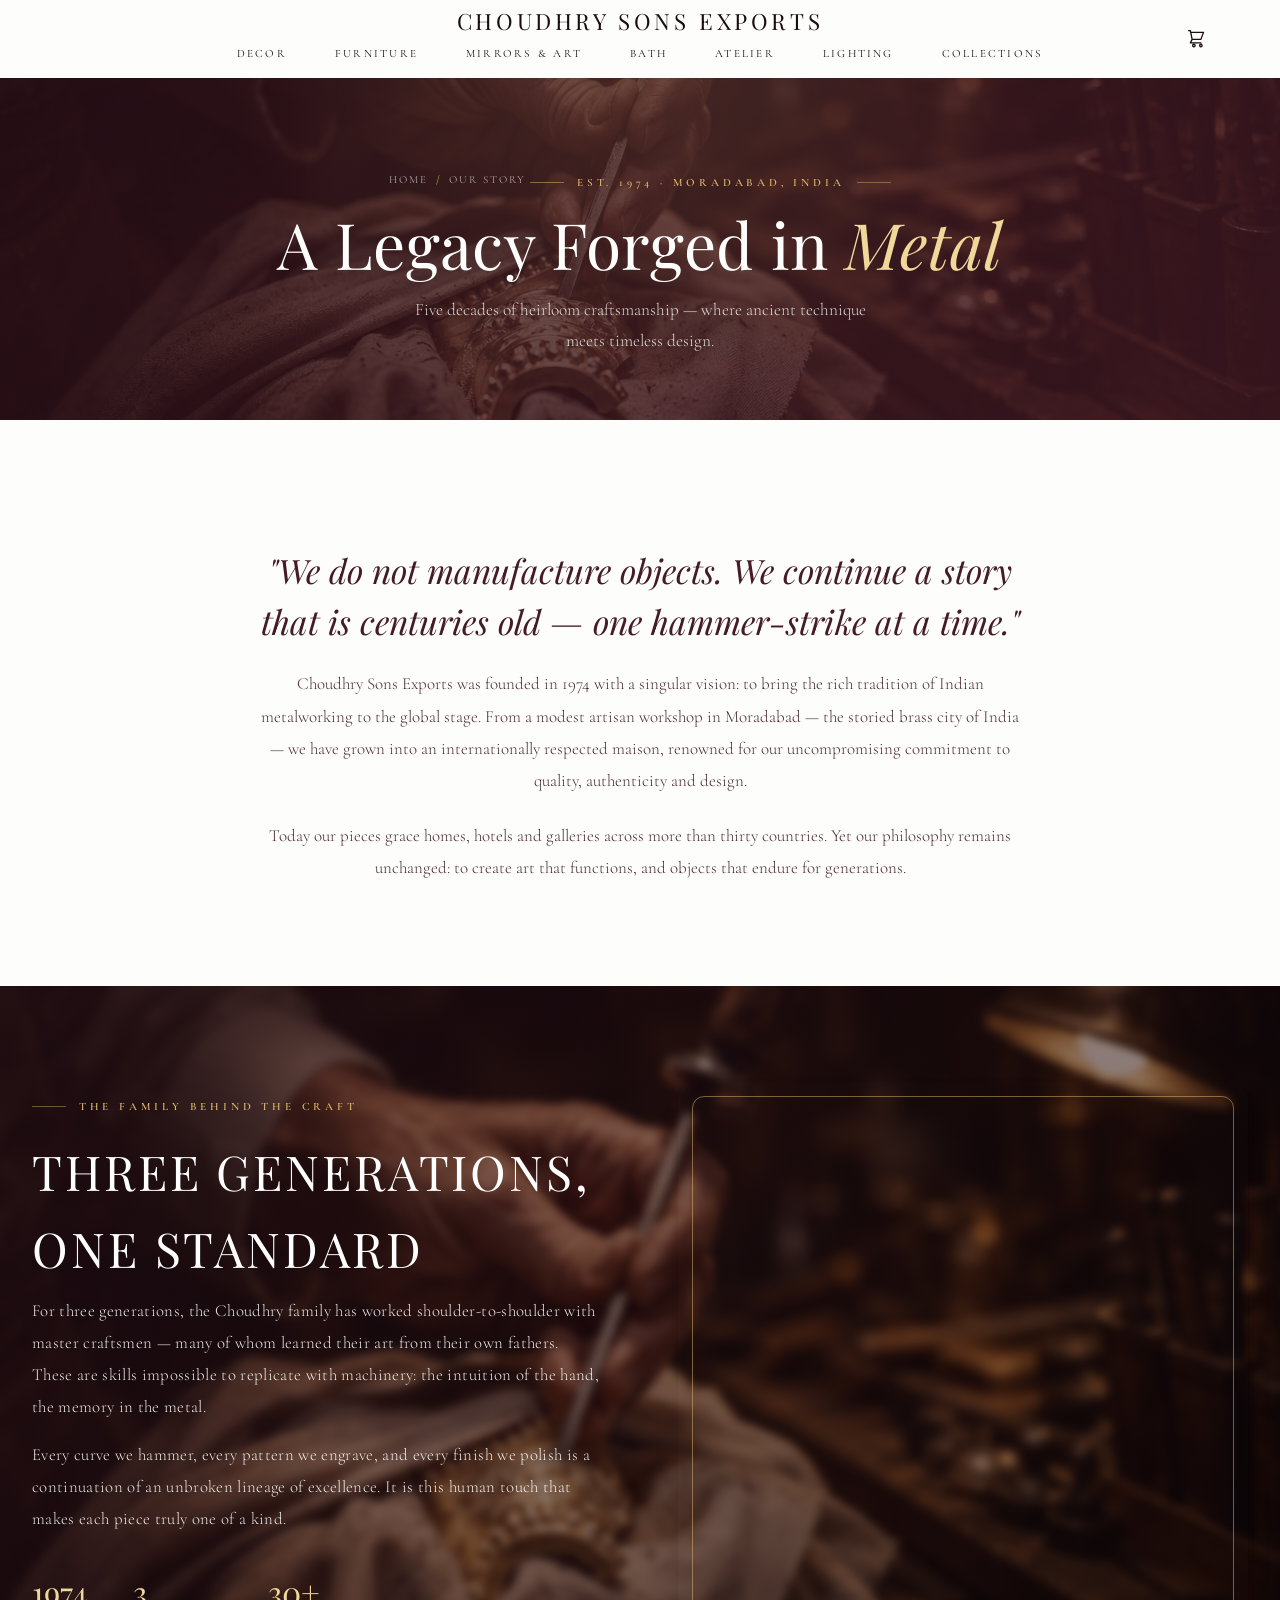
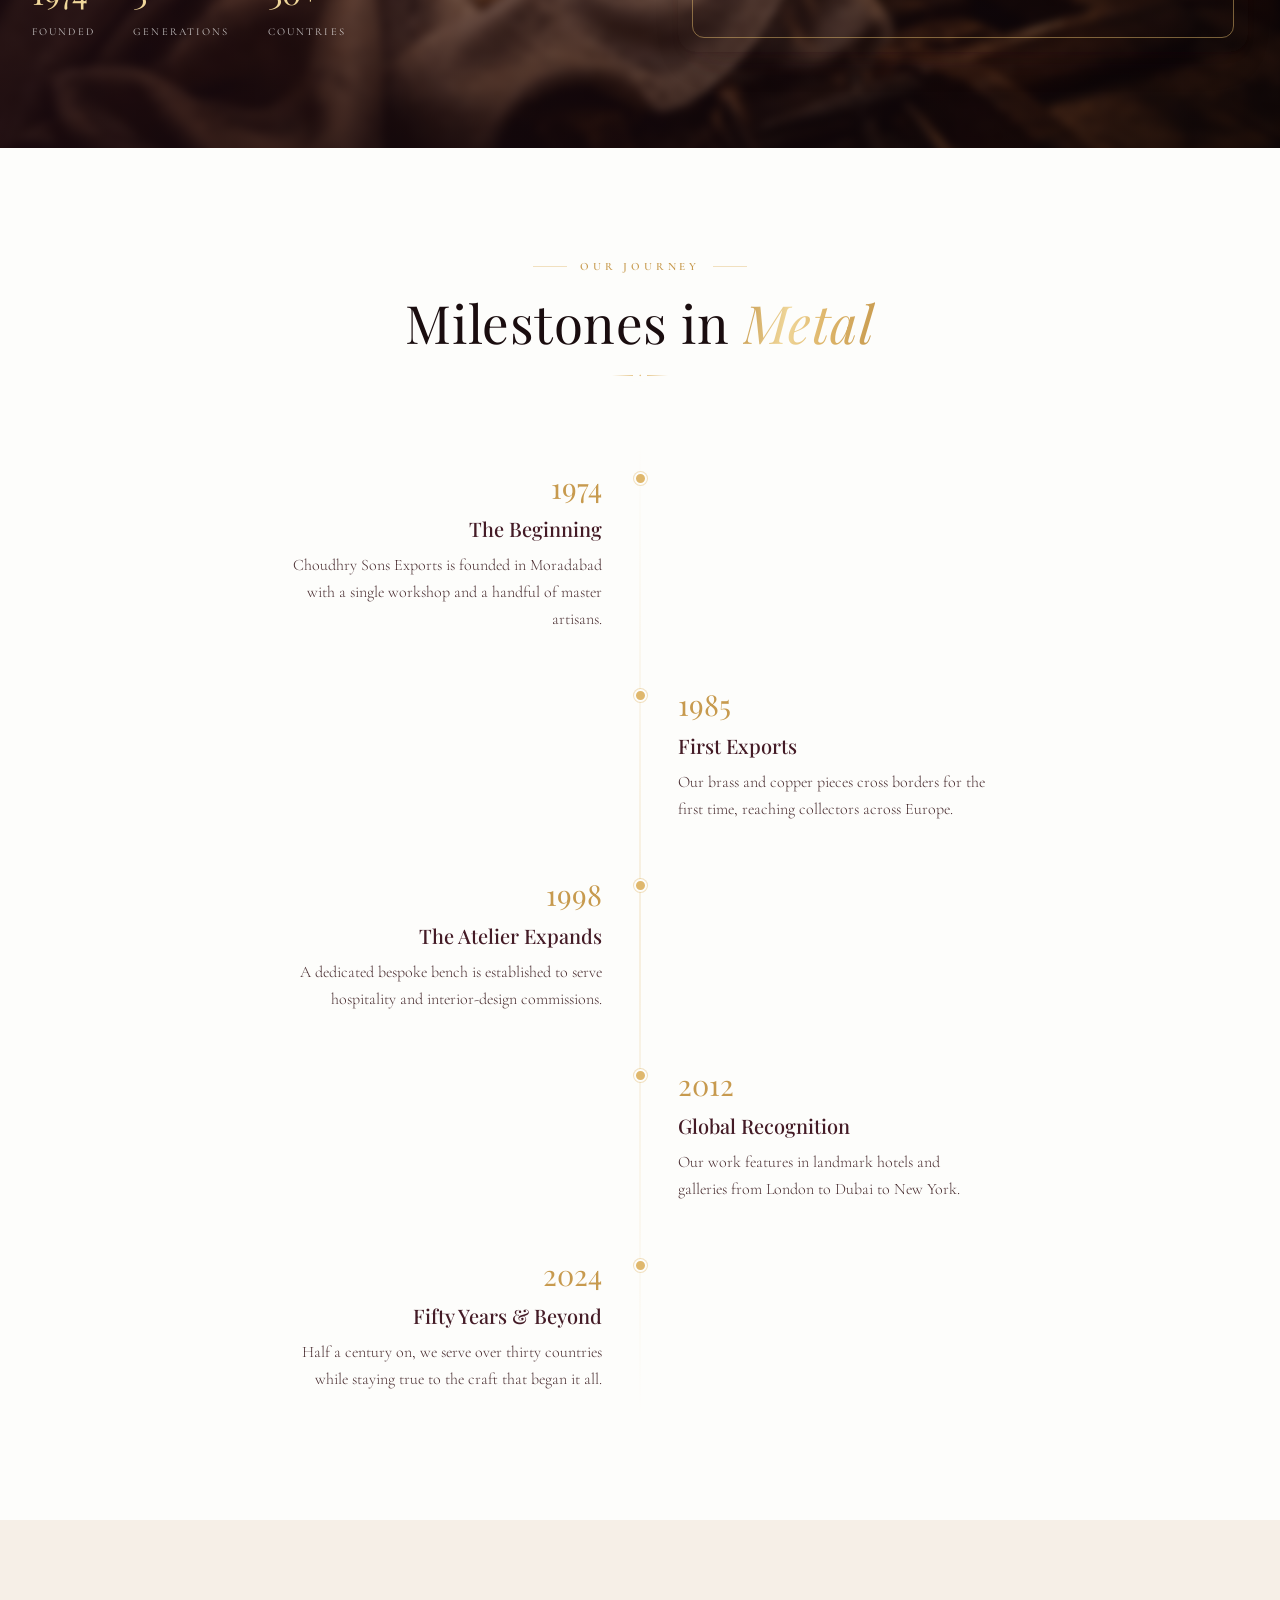
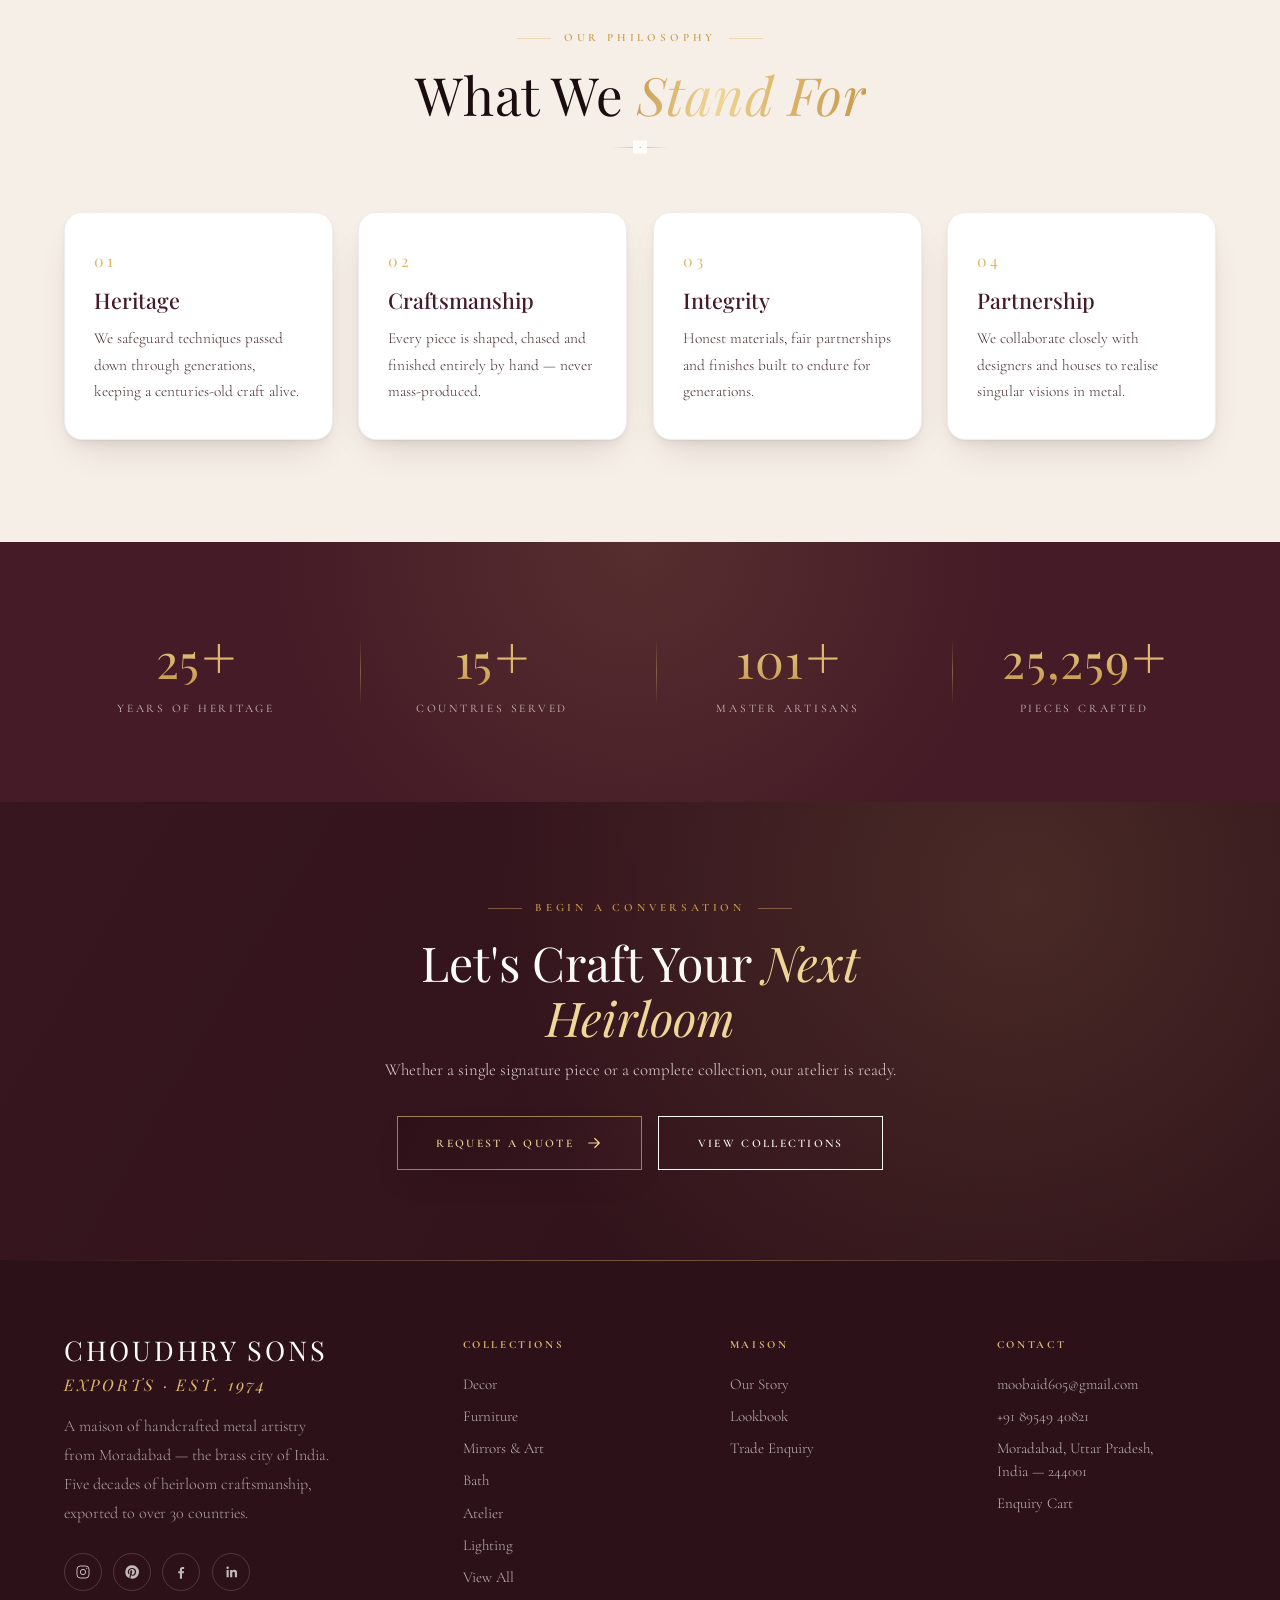
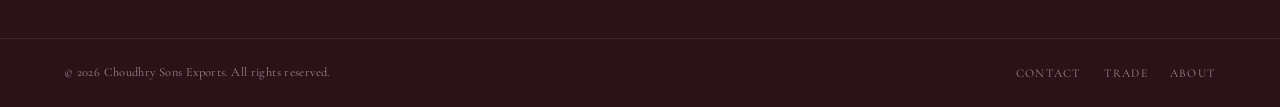
<file: about.html>
<!DOCTYPE html>
<html lang="en">
<head>
  <meta charset="UTF-8" />
  <meta name="viewport" content="width=device-width, initial-scale=1.0" />
  <title>Our Story — Choudhry Sons Exports</title>
  <meta name="description" content="The heritage of Choudhry Sons Exports — five decades of handcrafted metal artistry from Moradabad, India, exported to the world's finest homes since 1974." />
  <link rel="stylesheet" href="style.css?v=1" />
  <link rel="stylesheet" href="components.css?v=1" />
  <link rel="stylesheet" href="premium.css?v=7" />
  <link rel="preconnect" href="https://fonts.googleapis.com" />
  <link rel="preconnect" href="https://fonts.gstatic.com" crossorigin />
  <link href="https://fonts.googleapis.com/css2?family=Playfair+Display:ital,wght@0,400..900;1,400..900&family=Cormorant+Garamond:ital,wght@0,300;0,400;0,500;0,600;0,700;1,300;1,400;1,500;1,600&family=Bodoni+Moda:ital,opsz,wght@0,6..96,400..900;1,6..96,400..900&display=swap" rel="stylesheet" />
  <meta name="theme-color" content="#441b26" />
</head>
<body data-page="about">

  <!-- HEADER (injected by premium.js) -->
  <div id="cs-header"></div>

  <!-- PAGE HERO -->
  <section class="cs-pagehero cs-pagehero--img" style="--bg:url('./assets/Journey page/1.jpeg');">
    <div class="cs-pagehero-inner">
      <nav class="cs-breadcrumb"><a href="index.html">Home</a><span class="sep">/</span><span>Our Story</span></nav>
      <span class="cs-eyebrow cs-center">Est. 1974 · Moradabad, India</span>
      <h1>A Legacy Forged in <em>Metal</em></h1>
      <p class="cs-pagehero-sub">Five decades of heirloom craftsmanship — where ancient technique meets timeless design.</p>
    </div>
  </section>

  <!-- INTRO -->
  <section class="cs-about-intro">
    <div class="cs-about-intro-inner reveal">
      <p class="cs-lede">"We do not manufacture objects. We continue a story that is centuries old — one hammer-strike at a time."</p>
      <p>Choudhry Sons Exports was founded in 1974 with a singular vision: to bring the rich tradition of Indian metalworking to the global stage. From a modest artisan workshop in Moradabad — the storied brass city of India — we have grown into an internationally respected maison, renowned for our uncompromising commitment to quality, authenticity and design.</p>
      <p>Today our pieces grace homes, hotels and galleries across more than thirty countries. Yet our philosophy remains unchanged: to create art that functions, and objects that endure for generations.</p>
    </div>
  </section>

  <!-- HERITAGE / FEATURE -->
  <section class="about" id="about-feature">
    <div class="about-inner">
      <div class="about-content reveal cs-fade-left">
        <span class="cs-eyebrow">The Family Behind the Craft</span>
        <h2 class="section-title" style="color:#fff;">Three Generations, One Standard</h2>
        <p class="about-text">For three generations, the Choudhry family has worked shoulder-to-shoulder with master craftsmen — many of whom learned their art from their own fathers. These are skills impossible to replicate with machinery: the intuition of the hand, the memory in the metal.</p>
        <p class="about-text">Every curve we hammer, every pattern we engrave, and every finish we polish is a continuation of an unbroken lineage of excellence. It is this human touch that makes each piece truly one of a kind.</p>
        <div class="about-mini-stats">
          <div class="mini"><b>1974</b><span>Founded</span></div>
          <div class="mini"><b>3</b><span>Generations</span></div>
          <div class="mini"><b>30+</b><span>Countries</span></div>
        </div>
      </div>
      <div class="about-image reveal cs-fade-right">
        <img src="./assets/Journey page/2.png" alt="The Choudhry family workshop" class="about-tile-img" loading="lazy" />
      </div>
    </div>
  </section>

  <!-- TIMELINE -->
  <section class="cs-values" style="background:var(--ivory);">
    <div class="cs-section-head reveal">
      <span class="cs-eyebrow cs-center">Our Journey</span>
      <h2 class="cs-title">Milestones in <span class="cs-gold-text">Metal</span></h2>
      <div class="cs-divider-mark"></div>
    </div>
    <div class="cs-timeline">
      <div class="cs-tl-item reveal">
        <div class="cs-tl-year">1974</div>
        <h3>The Beginning</h3>
        <p>Choudhry Sons Exports is founded in Moradabad with a single workshop and a handful of master artisans.</p>
      </div>
      <div class="cs-tl-item reveal">
        <div class="cs-tl-year">1985</div>
        <h3>First Exports</h3>
        <p>Our brass and copper pieces cross borders for the first time, reaching collectors across Europe.</p>
      </div>
      <div class="cs-tl-item reveal">
        <div class="cs-tl-year">1998</div>
        <h3>The Atelier Expands</h3>
        <p>A dedicated bespoke bench is established to serve hospitality and interior-design commissions.</p>
      </div>
      <div class="cs-tl-item reveal">
        <div class="cs-tl-year">2012</div>
        <h3>Global Recognition</h3>
        <p>Our work features in landmark hotels and galleries from London to Dubai to New York.</p>
      </div>
      <div class="cs-tl-item reveal">
        <div class="cs-tl-year">2024</div>
        <h3>Fifty Years &amp; Beyond</h3>
        <p>Half a century on, we serve over thirty countries while staying true to the craft that began it all.</p>
      </div>
    </div>
  </section>

  <!-- VALUES -->
  <section class="cs-values">
    <div class="cs-section-head reveal">
      <span class="cs-eyebrow cs-center">Our Philosophy</span>
      <h2 class="cs-title">What We <span class="cs-gold-text">Stand For</span></h2>
      <div class="cs-divider-mark"></div>
    </div>
    <div class="cs-values-grid">
      <div class="cs-value reveal"><div class="cs-value-no">01</div><h3>Heritage</h3><p>We safeguard techniques passed down through generations, keeping a centuries-old craft alive.</p></div>
      <div class="cs-value reveal"><div class="cs-value-no">02</div><h3>Craftsmanship</h3><p>Every piece is shaped, chased and finished entirely by hand — never mass-produced.</p></div>
      <div class="cs-value reveal"><div class="cs-value-no">03</div><h3>Integrity</h3><p>Honest materials, fair partnerships and finishes built to endure for generations.</p></div>
      <div class="cs-value reveal"><div class="cs-value-no">04</div><h3>Partnership</h3><p>We collaborate closely with designers and houses to realise singular visions in metal.</p></div>
    </div>
  </section>

  <!-- STATS -->
  <section class="cs-stats reveal">
    <div class="cs-stats-grid">
      <div class="cs-stat"><div class="cs-stat-num"><span class="stat-number" data-target="50">0</span><span class="cs-stat-suffix">+</span></div><div class="cs-stat-label">Years of Heritage</div></div>
      <div class="cs-stat"><div class="cs-stat-num"><span class="stat-number" data-target="30">0</span><span class="cs-stat-suffix">+</span></div><div class="cs-stat-label">Countries Served</div></div>
      <div class="cs-stat"><div class="cs-stat-num"><span class="stat-number" data-target="200">0</span><span class="cs-stat-suffix">+</span></div><div class="cs-stat-label">Master Artisans</div></div>
      <div class="cs-stat"><div class="cs-stat-num"><span class="stat-number" data-target="50000">0</span><span class="cs-stat-suffix">+</span></div><div class="cs-stat-label">Pieces Crafted</div></div>
    </div>
  </section>

  <!-- CTA -->
  <section class="cs-newsletter">
    <div class="cs-newsletter-inner reveal">
      <span class="cs-eyebrow cs-center">Begin a Conversation</span>
      <h2>Let's Craft Your <em>Next Heirloom</em></h2>
      <p>Whether a single signature piece or a complete collection, our atelier is ready.</p>
      <div style="display:flex; gap:1rem; justify-content:center; flex-wrap:wrap; margin-top:0.5rem;">
        <a class="cs-btn cs-btn--gold cs-magnetic" href="quote.html">Request a Quote
          <svg class="cs-arrow" viewBox="0 0 24 24" width="18" height="18" fill="none" stroke="currentColor" stroke-width="1.6" stroke-linecap="round" stroke-linejoin="round"><path d="M5 12h14M13 6l6 6-6 6"/></svg>
        </a>
        <a class="cs-btn cs-btn--ghost-light cs-magnetic" href="products.html">View Collections</a>
      </div>
    </div>
  </section>

  <!-- FOOTER (injected by premium.js) -->
  <div id="cs-footer"></div>

  <script src="premium.js?v=9"></script>
  <script src="app.js?v=1"></script>
</body>
</html>
</file>
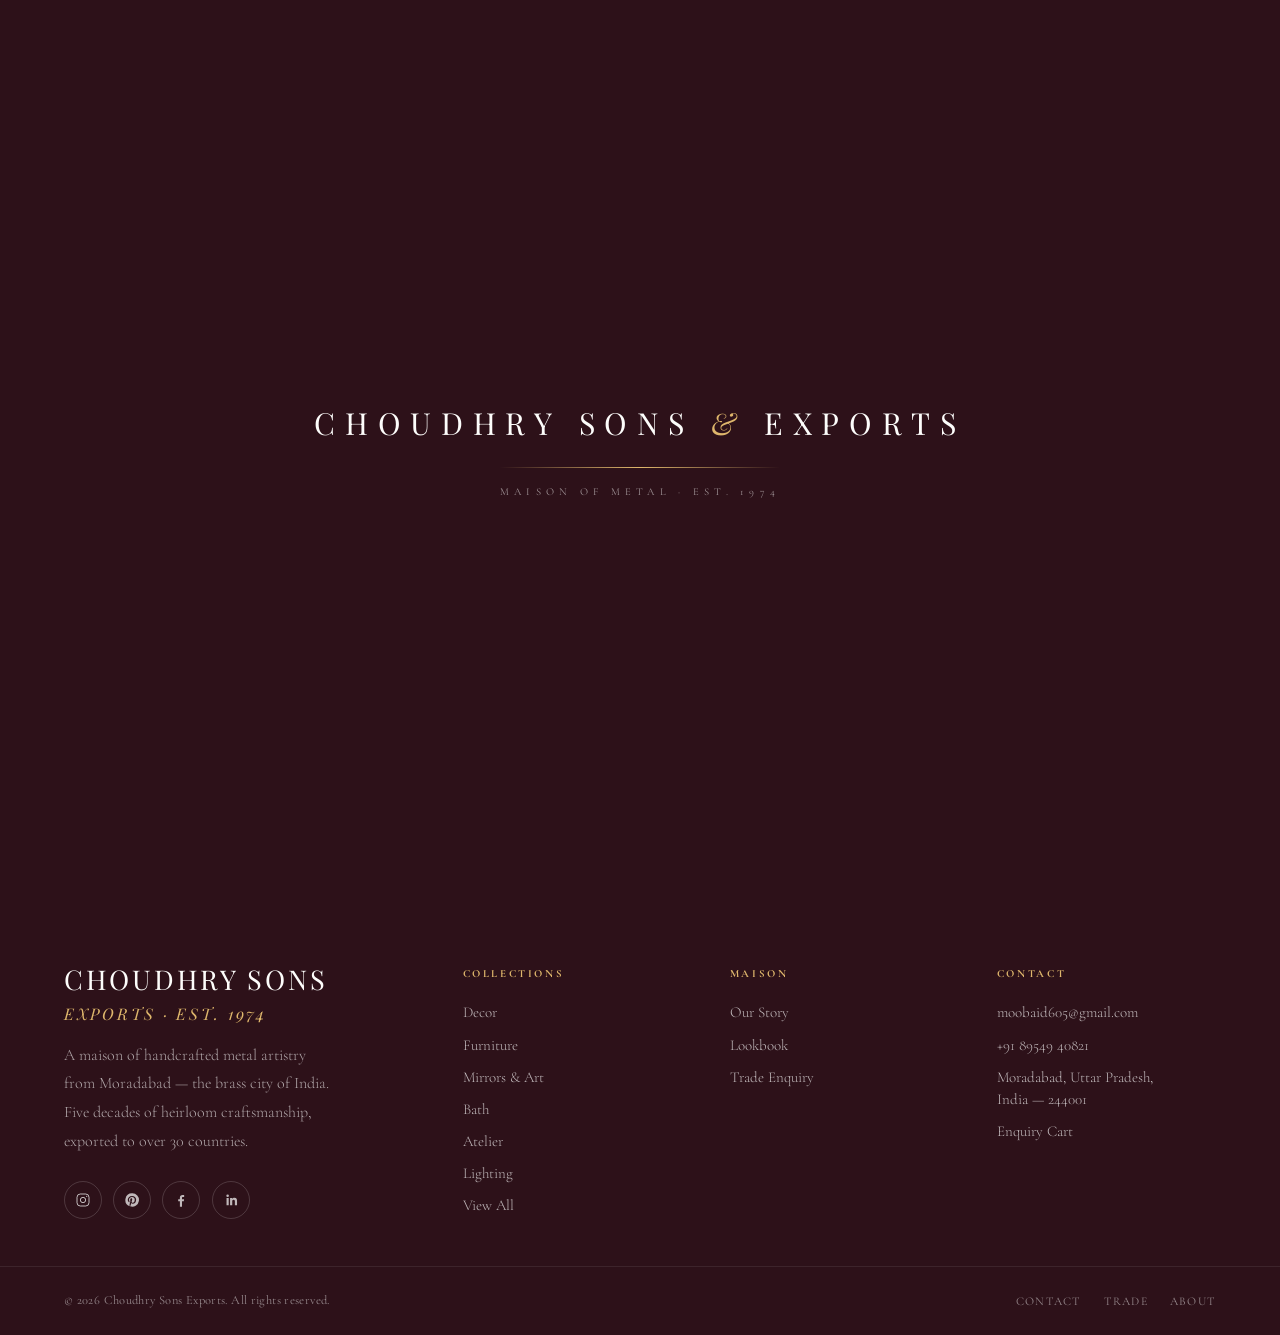
<file: cart.html>
<!DOCTYPE html>
<html lang="en">
<head>
  <meta charset="UTF-8" />
  <meta name="viewport" content="width=device-width, initial-scale=1.0" />
  <title>Your Enquiry Cart — Choudhry Sons Exports</title>
  <link rel="stylesheet" href="style.css?v=1" />
  <link rel="stylesheet" href="components.css?v=1" />
  <link rel="stylesheet" href="premium.css?v=7" />
  <link rel="preconnect" href="https://fonts.googleapis.com" />
  <link rel="preconnect" href="https://fonts.gstatic.com" crossorigin />
  <link href="https://fonts.googleapis.com/css2?family=Playfair+Display:ital,wght@0,400..900;1,400..900&family=Cormorant+Garamond:ital,wght@0,300;0,400;0,500;0,600;0,700;1,300;1,400;1,500;1,600&display=swap" rel="stylesheet" />
</head>
<body data-page="cart">

  <!-- HEADER -->
  <!-- HEADER (injected by premium.js) -->
  <div id="cs-header"></div>

  <!-- PAGE HEADER -->
  <div class="page-header">
    <h1 class="page-title">Enquiry Cart</h1>
    <p class="page-subtitle">Review your selected pieces and request wholesale pricing and availability details.</p>
  </div>

  <!-- CART CONTAINER -->
  <main class="cart-page-container">
    <div class="cart-layout-grid" id="cart-layout-grid">
      <!-- Left Column: Products List -->
      <div class="cart-products-column">
        <div class="cart-items-header">
          <h2>Selected Items</h2>
        </div>
        <div class="cart-page-items-list" id="cart-page-items-list">
          <!-- Injected dynamically via JS -->
        </div>
      </div>

      <!-- Right Column: Enquiry Actions -->
      <div class="cart-enquiry-column">
        <div class="cart-form-card">
          <h2>Send Enquiry</h2>
          <p class="form-desc">Send your selected items directly to our team to get wholesale pricing, availability, and export details.</p>
          
          <div class="cart-form-actions" style="margin-top: 0;">
            <button type="button" class="drawer-btn drawer-btn-whatsapp" id="cart-submit-whatsapp">
              💬 Send Enquiry via WhatsApp
            </button>
            <button type="button" class="drawer-btn drawer-btn-email" id="cart-submit-email">
              ✉️ Send Enquiry via Email
            </button>
          </div>
        </div>
      </div>
    </div>

    <!-- Empty State -->
    <div class="cart-empty-state" id="cart-empty-state" style="display: none;">
      <p class="empty-text">Your enquiry cart is empty.</p>
      <a href="index.html" class="empty-btn">Continue Exploring Collections</a>
    </div>
  </main>

  <!-- FOOTER -->
  <!-- FOOTER (injected by premium.js) -->
  <div id="cs-footer"></div>

  <script src="premium.js?v=9"></script>

  <script src="app.js?v=1"></script>
</body>
</html>
</file>
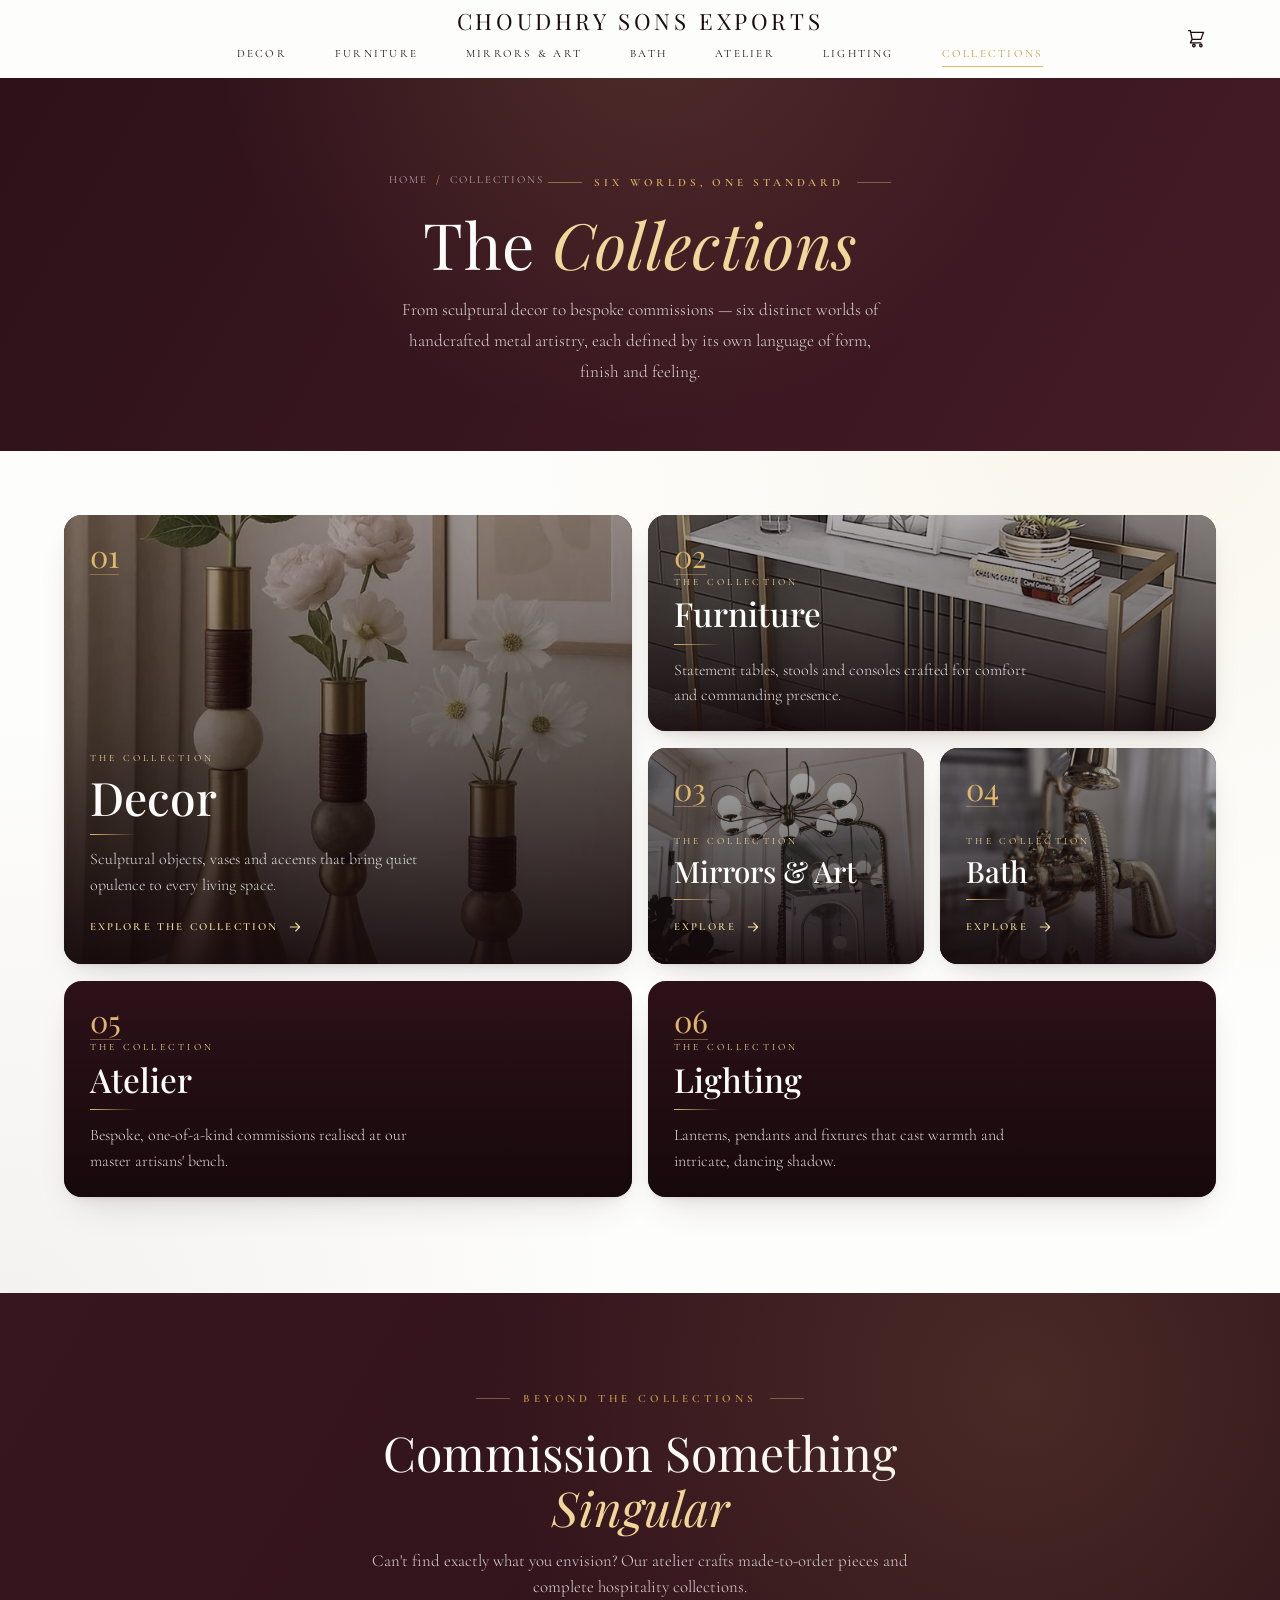
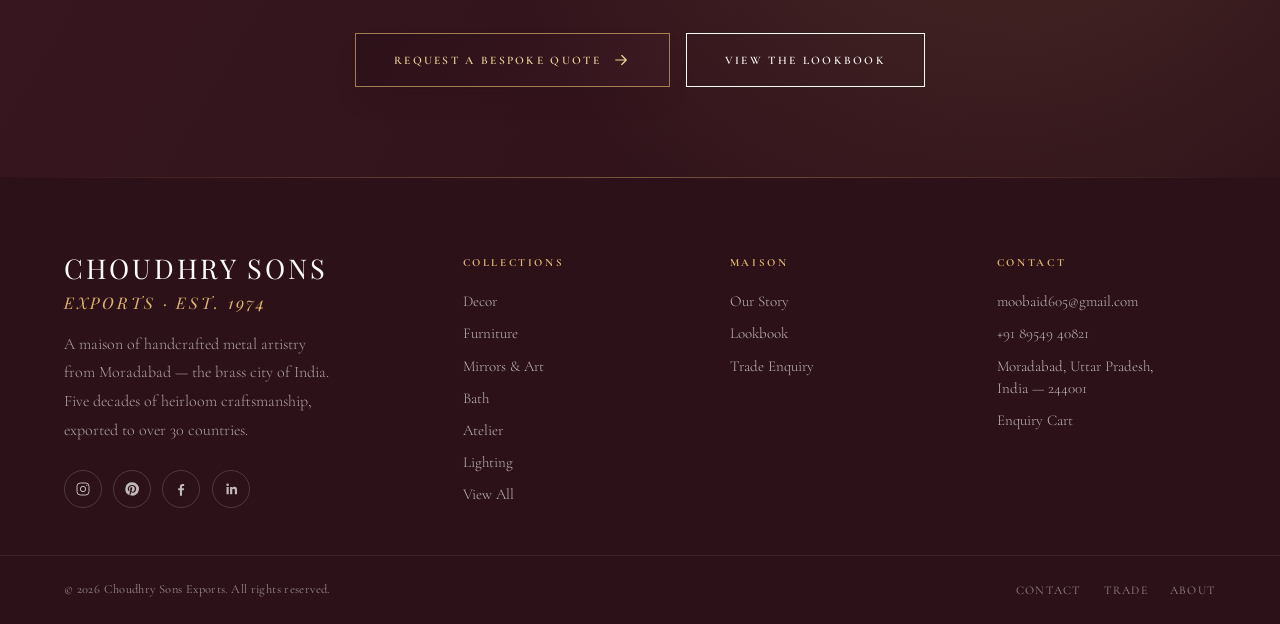
<file: collections.html>
<!DOCTYPE html>
<html lang="en">
<head>
  <meta charset="UTF-8" />
  <meta name="viewport" content="width=device-width, initial-scale=1.0" />
  <title>The Collections — Choudhry Sons Exports</title>
  <meta name="description" content="Explore all six collections of handcrafted metal artistry by Choudhry Sons Exports — Decor, Furniture, Mirrors & Art, Bath, Atelier and Lighting." />
  <link rel="stylesheet" href="style.css?v=1" />
  <link rel="stylesheet" href="components.css?v=1" />
  <link rel="stylesheet" href="premium.css?v=7" />
  <link rel="preconnect" href="https://fonts.googleapis.com" />
  <link rel="preconnect" href="https://fonts.gstatic.com" crossorigin />
  <link href="https://fonts.googleapis.com/css2?family=Playfair+Display:ital,wght@0,400..900;1,400..900&family=Cormorant+Garamond:ital,wght@0,300;0,400;0,500;0,600;0,700;1,300;1,400;1,500;1,600&family=Bodoni+Moda:ital,opsz,wght@0,6..96,400..900;1,6..96,400..900&display=swap" rel="stylesheet" />
  <meta name="theme-color" content="#441b26" />
</head>
<body data-page="collections">

  <!-- HEADER (injected by premium.js) -->
  <div id="cs-header"></div>

  <!-- PAGE HERO -->
  <section class="cs-pagehero">
    <div class="cs-pagehero-inner">
      <nav class="cs-breadcrumb"><a href="index.html">Home</a><span class="sep">/</span><span>Collections</span></nav>
      <span class="cs-eyebrow cs-center">Six Worlds, One Standard</span>
      <h1>The <em>Collections</em></h1>
      <p class="cs-pagehero-sub">From sculptural decor to bespoke commissions — six distinct worlds of handcrafted metal artistry, each defined by its own language of form, finish and feeling.</p>
    </div>
  </section>

  <!-- EDITORIAL MOSAIC -->
  <section class="cs-collections-page">
    <div class="cs-mosaic">

      <!-- 01 Decor — feature -->
      <a href="decor.html" class="cs-mtile cs-mtile--feature reveal">
        <div class="cs-mtile__media"><img src="./assets/home%20decor.webp" alt="Decor collection" loading="lazy" /></div>
        <div class="cs-mtile__frame"></div>
        <div class="cs-mtile__content">
          <span class="cs-mtile__index">01</span>
          <div class="cs-mtile__bottom">
            <span class="cs-mtile__kicker">The Collection</span>
            <h2 class="cs-mtile__title">Decor</h2>
            <div class="cs-mtile__rule"></div>
            <p class="cs-mtile__desc">Sculptural objects, vases and accents that bring quiet opulence to every living space.</p>
            <span class="cs-mtile__cta">Explore the Collection
              <svg viewBox="0 0 24 24" width="16" height="16" fill="none" stroke="currentColor" stroke-width="1.7" stroke-linecap="round" stroke-linejoin="round"><path d="M5 12h14M13 6l6 6-6 6"/></svg>
            </span>
          </div>
        </div>
      </a>

      <!-- 02 Furniture — wide -->
      <a href="furniture.html" class="cs-mtile cs-mtile--wide reveal">
        <div class="cs-mtile__media"><img src="./assets/furniture.webp" alt="Furniture collection" loading="lazy" /></div>
        <div class="cs-mtile__frame"></div>
        <div class="cs-mtile__content">
          <span class="cs-mtile__index">02</span>
          <div class="cs-mtile__bottom">
            <span class="cs-mtile__kicker">The Collection</span>
            <h2 class="cs-mtile__title">Furniture</h2>
            <div class="cs-mtile__rule"></div>
            <p class="cs-mtile__desc">Statement tables, stools and consoles crafted for comfort and commanding presence.</p>
            <span class="cs-mtile__cta">Explore the Collection
              <svg viewBox="0 0 24 24" width="16" height="16" fill="none" stroke="currentColor" stroke-width="1.7" stroke-linecap="round" stroke-linejoin="round"><path d="M5 12h14M13 6l6 6-6 6"/></svg>
            </span>
          </div>
        </div>
      </a>

      <!-- 03 Mirrors & Art -->
      <a href="mirror-and-art.html" class="cs-mtile reveal">
        <div class="cs-mtile__media"><img src="./assets/mirror%20and%20art.webp" alt="Mirrors & Art collection" loading="lazy" /></div>
        <div class="cs-mtile__frame"></div>
        <div class="cs-mtile__content">
          <span class="cs-mtile__index">03</span>
          <div class="cs-mtile__bottom">
            <span class="cs-mtile__kicker">The Collection</span>
            <h2 class="cs-mtile__title">Mirrors &amp; Art</h2>
            <div class="cs-mtile__rule"></div>
            <p class="cs-mtile__desc">Reflective heirlooms and wall art that command a room and catch the light.</p>
            <span class="cs-mtile__cta">Explore
              <svg viewBox="0 0 24 24" width="16" height="16" fill="none" stroke="currentColor" stroke-width="1.7" stroke-linecap="round" stroke-linejoin="round"><path d="M5 12h14M13 6l6 6-6 6"/></svg>
            </span>
          </div>
        </div>
      </a>

      <!-- 04 Bath -->
      <a href="bath.html" class="cs-mtile reveal">
        <div class="cs-mtile__media"><img src="./assets/bathroom.webp" alt="Bath collection" loading="lazy" /></div>
        <div class="cs-mtile__frame"></div>
        <div class="cs-mtile__content">
          <span class="cs-mtile__index">04</span>
          <div class="cs-mtile__bottom">
            <span class="cs-mtile__kicker">The Collection</span>
            <h2 class="cs-mtile__title">Bath</h2>
            <div class="cs-mtile__rule"></div>
            <p class="cs-mtile__desc">Luxurious fittings, basins and sanctuary essentials in noble hand-worked metal.</p>
            <span class="cs-mtile__cta">Explore
              <svg viewBox="0 0 24 24" width="16" height="16" fill="none" stroke="currentColor" stroke-width="1.7" stroke-linecap="round" stroke-linejoin="round"><path d="M5 12h14M13 6l6 6-6 6"/></svg>
            </span>
          </div>
        </div>
      </a>

      <!-- 05 Atelier — wide -->
      <a href="atelier.html" class="cs-mtile cs-mtile--wide reveal">
        <div class="cs-mtile__media"><img src="./assets/atelier.webp" alt="Atelier collection" loading="lazy" /></div>
        <div class="cs-mtile__frame"></div>
        <div class="cs-mtile__content">
          <span class="cs-mtile__index">05</span>
          <div class="cs-mtile__bottom">
            <span class="cs-mtile__kicker">The Collection</span>
            <h2 class="cs-mtile__title">Atelier</h2>
            <div class="cs-mtile__rule"></div>
            <p class="cs-mtile__desc">Bespoke, one-of-a-kind commissions realised at our master artisans' bench.</p>
            <span class="cs-mtile__cta">Explore the Collection
              <svg viewBox="0 0 24 24" width="16" height="16" fill="none" stroke="currentColor" stroke-width="1.7" stroke-linecap="round" stroke-linejoin="round"><path d="M5 12h14M13 6l6 6-6 6"/></svg>
            </span>
          </div>
        </div>
      </a>

      <!-- 06 Lighting — wide -->
      <a href="lighting.html" class="cs-mtile cs-mtile--wide reveal">
        <div class="cs-mtile__media"><img src="./assets/lighting.webp" alt="Lighting collection" loading="lazy" /></div>
        <div class="cs-mtile__frame"></div>
        <div class="cs-mtile__content">
          <span class="cs-mtile__index">06</span>
          <div class="cs-mtile__bottom">
            <span class="cs-mtile__kicker">The Collection</span>
            <h2 class="cs-mtile__title">Lighting</h2>
            <div class="cs-mtile__rule"></div>
            <p class="cs-mtile__desc">Lanterns, pendants and fixtures that cast warmth and intricate, dancing shadow.</p>
            <span class="cs-mtile__cta">Explore the Collection
              <svg viewBox="0 0 24 24" width="16" height="16" fill="none" stroke="currentColor" stroke-width="1.7" stroke-linecap="round" stroke-linejoin="round"><path d="M5 12h14M13 6l6 6-6 6"/></svg>
            </span>
          </div>
        </div>
      </a>

    </div>
  </section>

  <!-- BESPOKE CTA -->
  <section class="cs-newsletter">
    <div class="cs-newsletter-inner reveal">
      <span class="cs-eyebrow cs-center">Beyond the Collections</span>
      <h2>Commission Something <em>Singular</em></h2>
      <p>Can't find exactly what you envision? Our atelier crafts made-to-order pieces and complete hospitality collections.</p>
      <div style="display:flex; gap:1rem; justify-content:center; flex-wrap:wrap; margin-top:0.5rem;">
        <a class="cs-btn cs-btn--gold" href="quote.html">Request a Bespoke Quote
          <svg class="cs-arrow" viewBox="0 0 24 24" width="18" height="18" fill="none" stroke="currentColor" stroke-width="1.6" stroke-linecap="round" stroke-linejoin="round"><path d="M5 12h14M13 6l6 6-6 6"/></svg>
        </a>
        <a class="cs-btn cs-btn--ghost-light" href="gallery.html">View the Lookbook</a>
      </div>
    </div>
  </section>

  <!-- FOOTER (injected by premium.js) -->
  <div id="cs-footer"></div>

  <script src="premium.js?v=9"></script>
  <script src="app.js?v=1"></script>
</body>
</html>
</file>
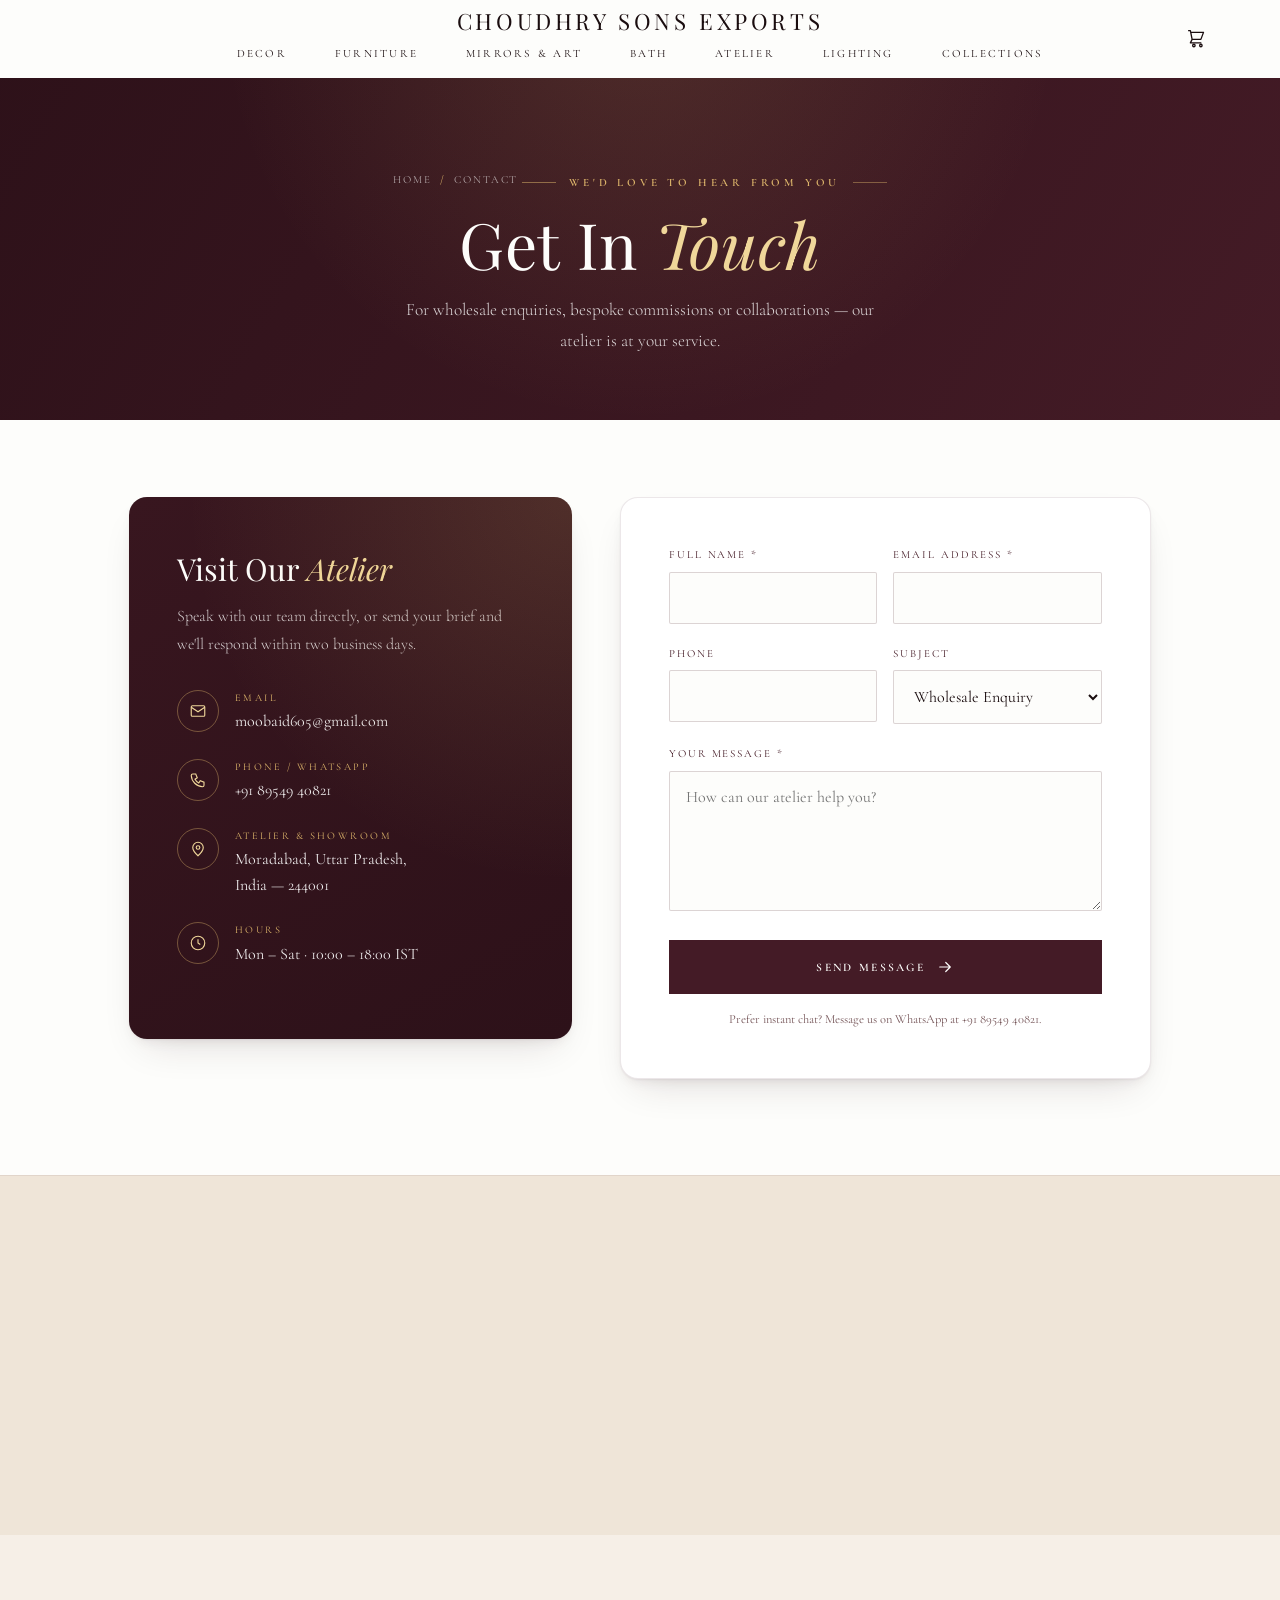
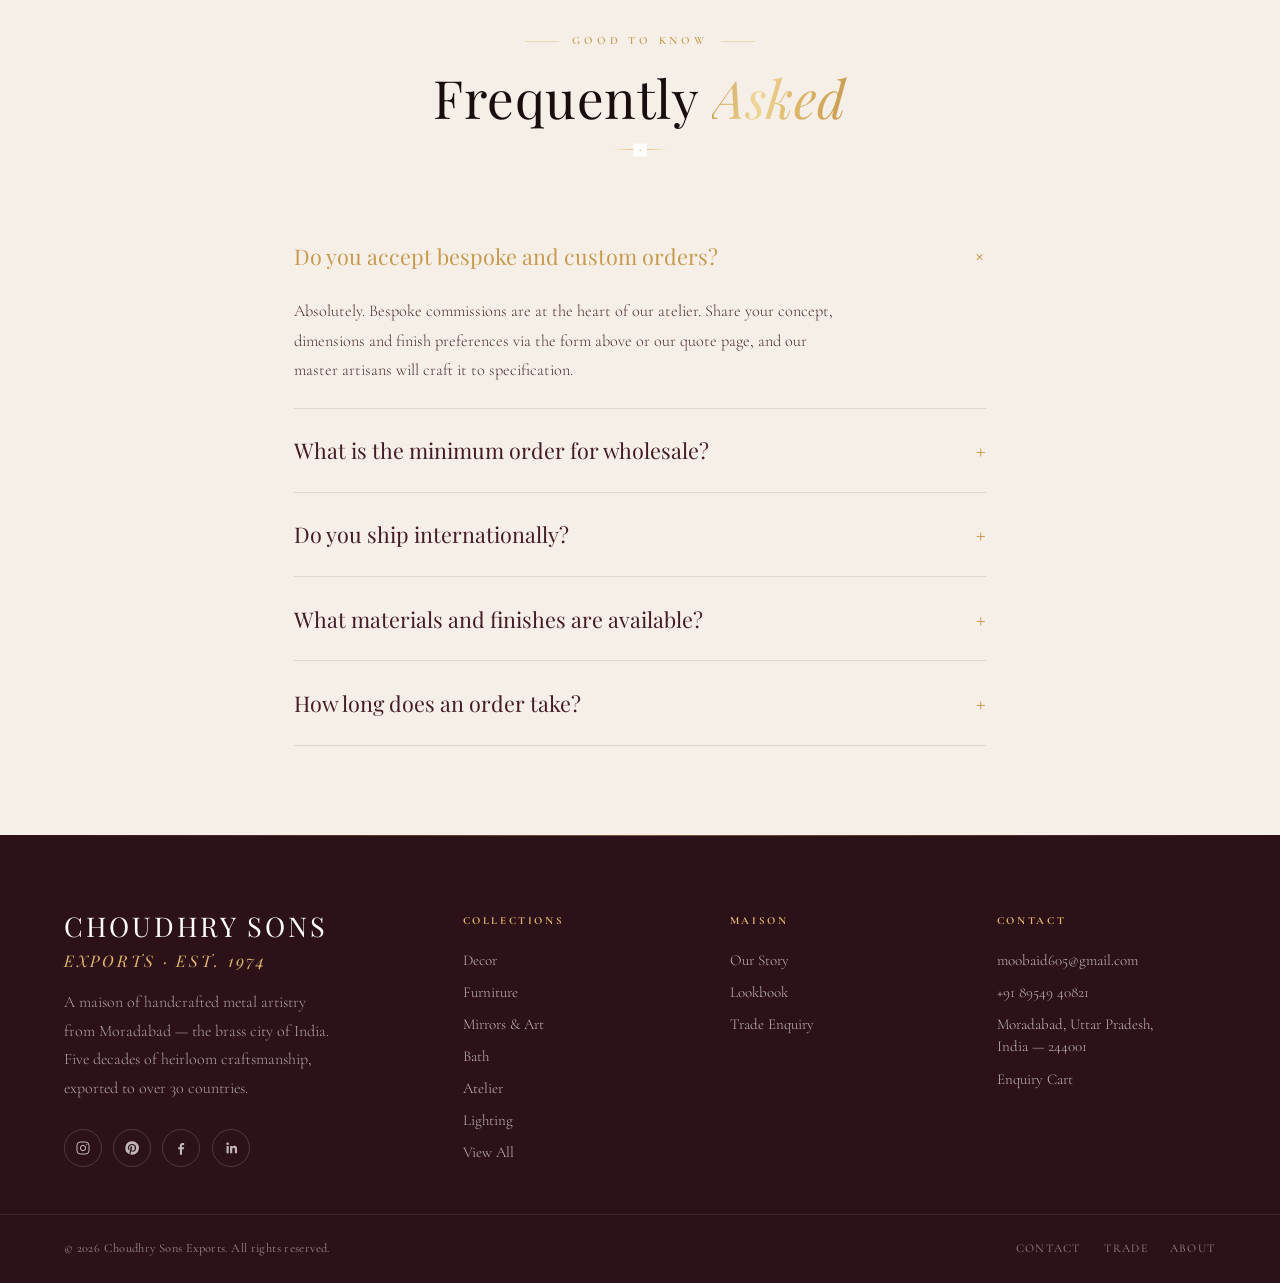
<file: contact.html>
<!DOCTYPE html>
<html lang="en">
<head>
  <meta charset="UTF-8" />
  <meta name="viewport" content="width=device-width, initial-scale=1.0" />
  <title>Contact — Choudhry Sons Exports</title>
  <meta name="description" content="Contact Choudhry Sons Exports for wholesale enquiries, bespoke commissions and collaborations. Handcrafted metal artistry from Moradabad, India." />
  <link rel="stylesheet" href="style.css?v=1" />
  <link rel="stylesheet" href="components.css?v=1" />
  <link rel="stylesheet" href="premium.css?v=7" />
  <link rel="preconnect" href="https://fonts.googleapis.com" />
  <link rel="preconnect" href="https://fonts.gstatic.com" crossorigin />
  <link href="https://fonts.googleapis.com/css2?family=Playfair+Display:ital,wght@0,400..900;1,400..900&family=Cormorant+Garamond:ital,wght@0,300;0,400;0,500;0,600;0,700;1,300;1,400;1,500;1,600&family=Bodoni+Moda:ital,opsz,wght@0,6..96,400..900;1,6..96,400..900&display=swap" rel="stylesheet" />
  <meta name="theme-color" content="#441b26" />
</head>
<body data-page="contact">

  <!-- HEADER (injected by premium.js) -->
  <div id="cs-header"></div>

  <!-- PAGE HERO -->
  <section class="cs-pagehero">
    <div class="cs-pagehero-inner">
      <nav class="cs-breadcrumb"><a href="index.html">Home</a><span class="sep">/</span><span>Contact</span></nav>
      <span class="cs-eyebrow cs-center">We'd Love to Hear From You</span>
      <h1>Get In <em>Touch</em></h1>
      <p class="cs-pagehero-sub">For wholesale enquiries, bespoke commissions or collaborations — our atelier is at your service.</p>
    </div>
  </section>

  <!-- CONTACT -->
  <section class="cs-contact">
    <div class="cs-contact-grid">

      <aside class="cs-contact-aside reveal cs-fade-left">
        <h2>Visit Our <em>Atelier</em></h2>
        <p>Speak with our team directly, or send your brief and we'll respond within two business days.</p>

        <div class="cs-contact-line">
          <span class="ic"><svg viewBox="0 0 24 24" fill="none" stroke="currentColor" stroke-width="1.5"><rect x="3" y="5" width="18" height="14" rx="1.5"/><path d="M3 7l9 6 9-6"/></svg></span>
          <div><div class="lbl">Email</div><a href="mailto:moobaid605@gmail.com">moobaid605@gmail.com</a></div>
        </div>
        <div class="cs-contact-line">
          <span class="ic"><svg viewBox="0 0 24 24" fill="none" stroke="currentColor" stroke-width="1.5"><path d="M5 4h4l2 5-3 2a12 12 0 0 0 5 5l2-3 5 2v4a2 2 0 0 1-2 2A16 16 0 0 1 3 6a2 2 0 0 1 2-2Z"/></svg></span>
          <div><div class="lbl">Phone / WhatsApp</div><a href="tel:+918954940821">+91 89549 40821</a></div>
        </div>
        <div class="cs-contact-line">
          <span class="ic"><svg viewBox="0 0 24 24" fill="none" stroke="currentColor" stroke-width="1.5"><path d="M12 21s7-6.3 7-11a7 7 0 1 0-14 0c0 4.7 7 11 7 11Z"/><circle cx="12" cy="10" r="2.4"/></svg></span>
          <div><div class="lbl">Atelier &amp; Showroom</div><span class="val">Moradabad, Uttar Pradesh,<br>India — 244001</span></div>
        </div>
        <div class="cs-contact-line">
          <span class="ic"><svg viewBox="0 0 24 24" fill="none" stroke="currentColor" stroke-width="1.5"><circle cx="12" cy="12" r="9"/><path d="M12 7v5l3 2"/></svg></span>
          <div><div class="lbl">Hours</div><span class="val">Mon – Sat · 10:00 – 18:00 IST</span></div>
        </div>
      </aside>

      <div class="cs-contact-form-card reveal cs-fade-right">
        <form action="#" method="POST">
          <div class="cs-field-row">
            <div class="cs-field"><label for="name">Full Name *</label><input type="text" id="name" name="name" required></div>
            <div class="cs-field"><label for="email">Email Address *</label><input type="email" id="email" name="email" required></div>
          </div>
          <div class="cs-field-row">
            <div class="cs-field"><label for="phone">Phone</label><input type="tel" id="phone" name="phone"></div>
            <div class="cs-field">
              <label for="subject">Subject</label>
              <select id="subject" name="subject">
                <option value="wholesale">Wholesale Enquiry</option>
                <option value="bespoke">Bespoke Commission</option>
                <option value="collab">Collaboration / Press</option>
                <option value="other">Other</option>
              </select>
            </div>
          </div>
          <div class="cs-field"><label for="message">Your Message *</label><textarea id="message" name="message" placeholder="How can our atelier help you?" required></textarea></div>
          <button type="submit" class="cs-btn cs-btn--solid cs-magnetic" style="width:100%;">Send Message
            <svg class="cs-arrow" viewBox="0 0 24 24" width="18" height="18" fill="none" stroke="currentColor" stroke-width="1.6" stroke-linecap="round" stroke-linejoin="round"><path d="M5 12h14M13 6l6 6-6 6"/></svg>
          </button>
          <p class="cs-form-note">Prefer instant chat? Message us on WhatsApp at +91 89549 40821.</p>
        </form>
      </div>

    </div>
  </section>

  <!-- MAP -->
  <div class="cs-map">
    <iframe
      src="https://www.google.com/maps?q=Moradabad,Uttar+Pradesh,India&output=embed"
      title="Choudhry Sons Exports — Moradabad, India"
      loading="lazy" referrerpolicy="no-referrer-when-downgrade"></iframe>
  </div>

  <!-- FAQ -->
  <section class="cs-faq">
    <div class="cs-section-head reveal">
      <span class="cs-eyebrow cs-center">Good to Know</span>
      <h2 class="cs-title">Frequently <span class="cs-gold-text">Asked</span></h2>
      <div class="cs-divider-mark"></div>
    </div>
    <div class="cs-faq-list reveal">
      <details class="cs-faq-item" open>
        <summary>Do you accept bespoke and custom orders?</summary>
        <div class="cs-faq-a">Absolutely. Bespoke commissions are at the heart of our atelier. Share your concept, dimensions and finish preferences via the form above or our quote page, and our master artisans will craft it to specification.</div>
      </details>
      <details class="cs-faq-item">
        <summary>What is the minimum order for wholesale?</summary>
        <div class="cs-faq-a">Minimums vary by piece and finish. We work with boutiques, designers and large hospitality groups alike. Tell us your requirements and we'll tailor a quote and lead time for you.</div>
      </details>
      <details class="cs-faq-item">
        <summary>Do you ship internationally?</summary>
        <div class="cs-faq-a">Yes — we have exported to over thirty countries since 1974. Each piece is professionally packed for safe transit, with full export documentation handled by our team.</div>
      </details>
      <details class="cs-faq-item">
        <summary>What materials and finishes are available?</summary>
        <div class="cs-faq-a">We specialise in brass, copper and silver/white-metal, offered in polished, brushed, lacquered, antiqued and patinated finishes. We're happy to send physical samples for trade clients.</div>
      </details>
      <details class="cs-faq-item">
        <summary>How long does an order take?</summary>
        <div class="cs-faq-a">Stocked pieces typically dispatch within 1–2 weeks. Bespoke commissions and large volumes are quoted with a bespoke lead time, usually 4–8 weeks depending on complexity.</div>
      </details>
    </div>
  </section>

  <!-- FOOTER (injected by premium.js) -->
  <div id="cs-footer"></div>

  <script src="premium.js?v=9"></script>
  <script src="app.js?v=1"></script>
</body>
</html>
</file>
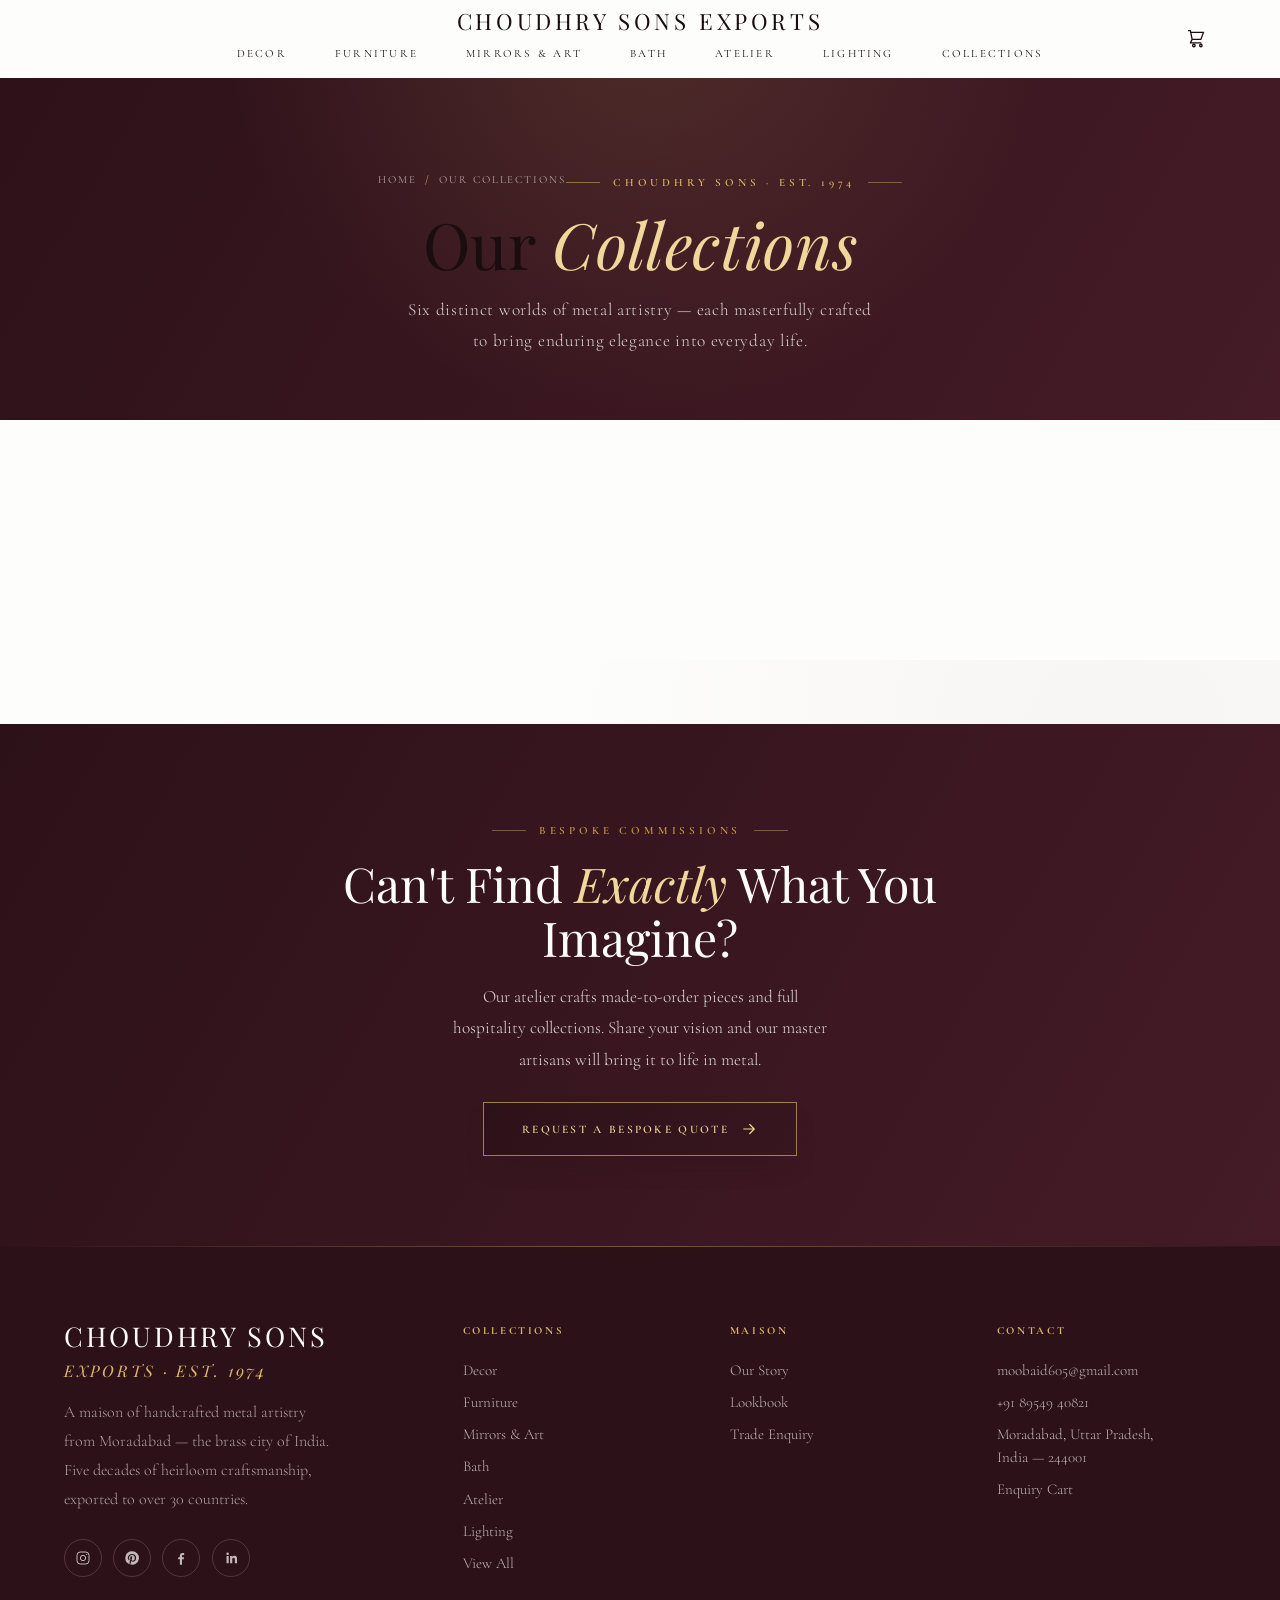
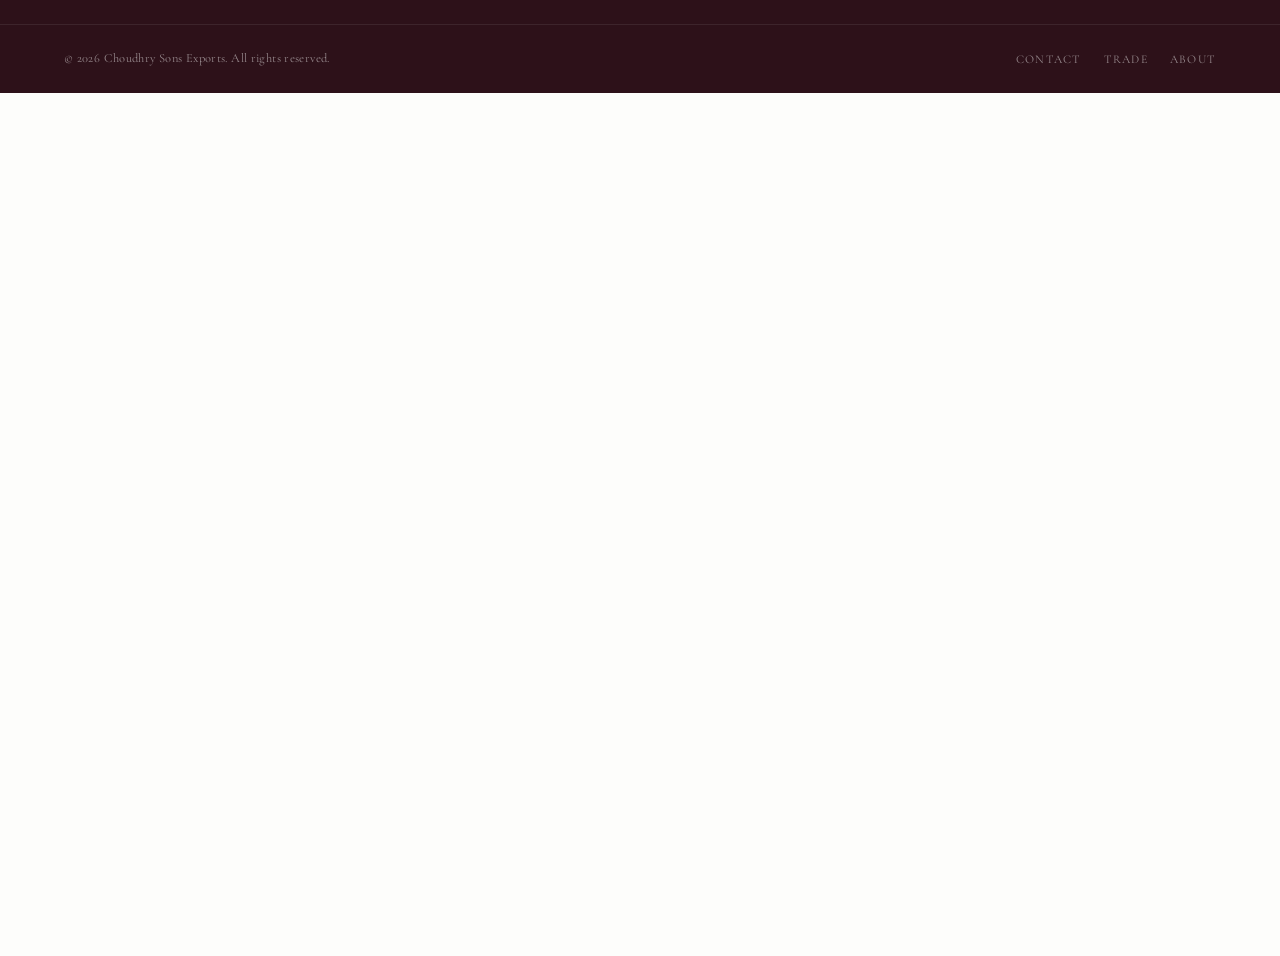
<file: products.html>
<!DOCTYPE html>
<html lang="en">
<head>
  <meta charset="UTF-8" />
  <meta name="viewport" content="width=device-width, initial-scale=1.0" />
  <title>All Collections — Choudhry Sons Exports</title>
  <meta name="description" content="Browse all six collections of handcrafted metal artistry from Choudhry Sons Exports — Decor, Furniture, Mirrors & Art, Bath, Atelier and Lighting." />
  <link rel="stylesheet" href="style.css?v=1" />
  <link rel="stylesheet" href="components.css?v=1" />
  <link rel="stylesheet" href="premium.css?v=7" />
  <link rel="preconnect" href="https://fonts.googleapis.com" />
  <link rel="preconnect" href="https://fonts.gstatic.com" crossorigin />
  <link href="https://fonts.googleapis.com/css2?family=Playfair+Display:ital,wght@0,400..900;1,400..900&family=Cormorant+Garamond:ital,wght@0,300;0,400;0,500;0,600;0,700;1,300;1,400;1,500;1,600&family=Bodoni+Moda:ital,opsz,wght@0,6..96,400..900;1,6..96,400..900&display=swap" rel="stylesheet" />
  <meta name="theme-color" content="#441b26" />
</head>
<body data-page="products">

  <!-- HEADER (injected by premium.js) -->
  <div id="cs-header"></div>

  <!-- PAGE HEADER -->
  <div class="page-header">
    <h1 class="page-title">Our <em>Collections</em></h1>
    <p class="page-subtitle">Six distinct worlds of metal artistry — each masterfully crafted to bring enduring elegance into everyday life.</p>
  </div>

  <!-- COLLECTIONS GRID -->
  <main class="collections" style="background:var(--ivory); padding-top: var(--space-3xl);">
    <div class="cs-collections-grid">
      <a href="decor.html" class="cs-collection reveal">
        <div class="cs-collection__media"><img src="./assets/home%20decor.webp" alt="Decor collection" loading="lazy" /></div>
        <div class="cs-collection__frame"></div><span class="cs-collection__index">01</span>
        <div class="cs-collection__body"><span class="cs-collection__kicker">Collection</span><h3 class="cs-collection__title">Decor</h3><div class="cs-collection__rule"></div><p class="cs-collection__tagline">Sculptural objects that elevate every living space.</p><span class="cs-collection__cta">Explore Collection <svg viewBox="0 0 24 24" width="15" height="15" fill="none" stroke="currentColor" stroke-width="1.7" stroke-linecap="round" stroke-linejoin="round"><path d="M5 12h14M13 6l6 6-6 6"/></svg></span></div>
      </a>
      <a href="furniture.html" class="cs-collection reveal">
        <div class="cs-collection__media"><img src="./assets/furniture.webp" alt="Furniture collection" loading="lazy" /></div>
        <div class="cs-collection__frame"></div><span class="cs-collection__index">02</span>
        <div class="cs-collection__body"><span class="cs-collection__kicker">Collection</span><h3 class="cs-collection__title">Furniture</h3><div class="cs-collection__rule"></div><p class="cs-collection__tagline">Statement metal furniture crafted for comfort &amp; style.</p><span class="cs-collection__cta">Explore Collection <svg viewBox="0 0 24 24" width="15" height="15" fill="none" stroke="currentColor" stroke-width="1.7" stroke-linecap="round" stroke-linejoin="round"><path d="M5 12h14M13 6l6 6-6 6"/></svg></span></div>
      </a>
      <a href="mirror-and-art.html" class="cs-collection reveal">
        <div class="cs-collection__media"><img src="./assets/mirror%20and%20art.webp" alt="Mirrors & Art collection" loading="lazy" /></div>
        <div class="cs-collection__frame"></div><span class="cs-collection__index">03</span>
        <div class="cs-collection__body"><span class="cs-collection__kicker">Collection</span><h3 class="cs-collection__title">Mirrors &amp; Art</h3><div class="cs-collection__rule"></div><p class="cs-collection__tagline">Reflective heirlooms and wall art that command a room.</p><span class="cs-collection__cta">Explore Collection <svg viewBox="0 0 24 24" width="15" height="15" fill="none" stroke="currentColor" stroke-width="1.7" stroke-linecap="round" stroke-linejoin="round"><path d="M5 12h14M13 6l6 6-6 6"/></svg></span></div>
      </a>
      <a href="bath.html" class="cs-collection reveal">
        <div class="cs-collection__media"><img src="./assets/bathroom.webp" alt="Bath collection" loading="lazy" /></div>
        <div class="cs-collection__frame"></div><span class="cs-collection__index">04</span>
        <div class="cs-collection__body"><span class="cs-collection__kicker">Collection</span><h3 class="cs-collection__title">Bath</h3><div class="cs-collection__rule"></div><p class="cs-collection__tagline">Luxurious fittings &amp; sanctuary essentials in noble metal.</p><span class="cs-collection__cta">Explore Collection <svg viewBox="0 0 24 24" width="15" height="15" fill="none" stroke="currentColor" stroke-width="1.7" stroke-linecap="round" stroke-linejoin="round"><path d="M5 12h14M13 6l6 6-6 6"/></svg></span></div>
      </a>
      <a href="atelier.html" class="cs-collection reveal">
        <div class="cs-collection__media"><img src="./assets/atelier.webp" alt="Atelier collection" loading="lazy" /></div>
        <div class="cs-collection__frame"></div><span class="cs-collection__index">05</span>
        <div class="cs-collection__body"><span class="cs-collection__kicker">Collection</span><h3 class="cs-collection__title">Atelier</h3><div class="cs-collection__rule"></div><p class="cs-collection__tagline">Bespoke, one-of-a-kind commissions from our master bench.</p><span class="cs-collection__cta">Explore Collection <svg viewBox="0 0 24 24" width="15" height="15" fill="none" stroke="currentColor" stroke-width="1.7" stroke-linecap="round" stroke-linejoin="round"><path d="M5 12h14M13 6l6 6-6 6"/></svg></span></div>
      </a>
      <a href="lighting.html" class="cs-collection reveal">
        <div class="cs-collection__media"><img src="./assets/lighting.webp" alt="Lighting collection" loading="lazy" /></div>
        <div class="cs-collection__frame"></div><span class="cs-collection__index">06</span>
        <div class="cs-collection__body"><span class="cs-collection__kicker">Collection</span><h3 class="cs-collection__title">Lighting</h3><div class="cs-collection__rule"></div><p class="cs-collection__tagline">Lanterns &amp; fixtures that cast warmth and intricate shadow.</p><span class="cs-collection__cta">Explore Collection <svg viewBox="0 0 24 24" width="15" height="15" fill="none" stroke="currentColor" stroke-width="1.7" stroke-linecap="round" stroke-linejoin="round"><path d="M5 12h14M13 6l6 6-6 6"/></svg></span></div>
      </a>
    </div>
  </main>

  <!-- BESPOKE CTA -->
  <section class="cs-spotlight" style="margin-top: var(--space-3xl);">
    <div class="cs-spotlight-inner" style="grid-template-columns:1fr; text-align:center;">
      <div class="reveal" style="max-width:680px; margin:0 auto;">
        <span class="cs-eyebrow cs-center">Bespoke Commissions</span>
        <h2 style="margin-bottom:1rem;">Can't Find <em>Exactly</em> What You Imagine?</h2>
        <p style="margin:0 auto 1.6rem;">Our atelier crafts made-to-order pieces and full hospitality collections. Share your vision and our master artisans will bring it to life in metal.</p>
        <a class="cs-btn cs-btn--gold cs-magnetic" href="quote.html">Request a Bespoke Quote
          <svg class="cs-arrow" viewBox="0 0 24 24" width="18" height="18" fill="none" stroke="currentColor" stroke-width="1.6" stroke-linecap="round" stroke-linejoin="round"><path d="M5 12h14M13 6l6 6-6 6"/></svg>
        </a>
      </div>
    </div>
  </section>

  <!-- FOOTER (injected by premium.js) -->
  <div id="cs-footer"></div>

  <script src="premium.js?v=9"></script>
  <script src="app.js?v=1"></script>
</body>
</html>
</file>
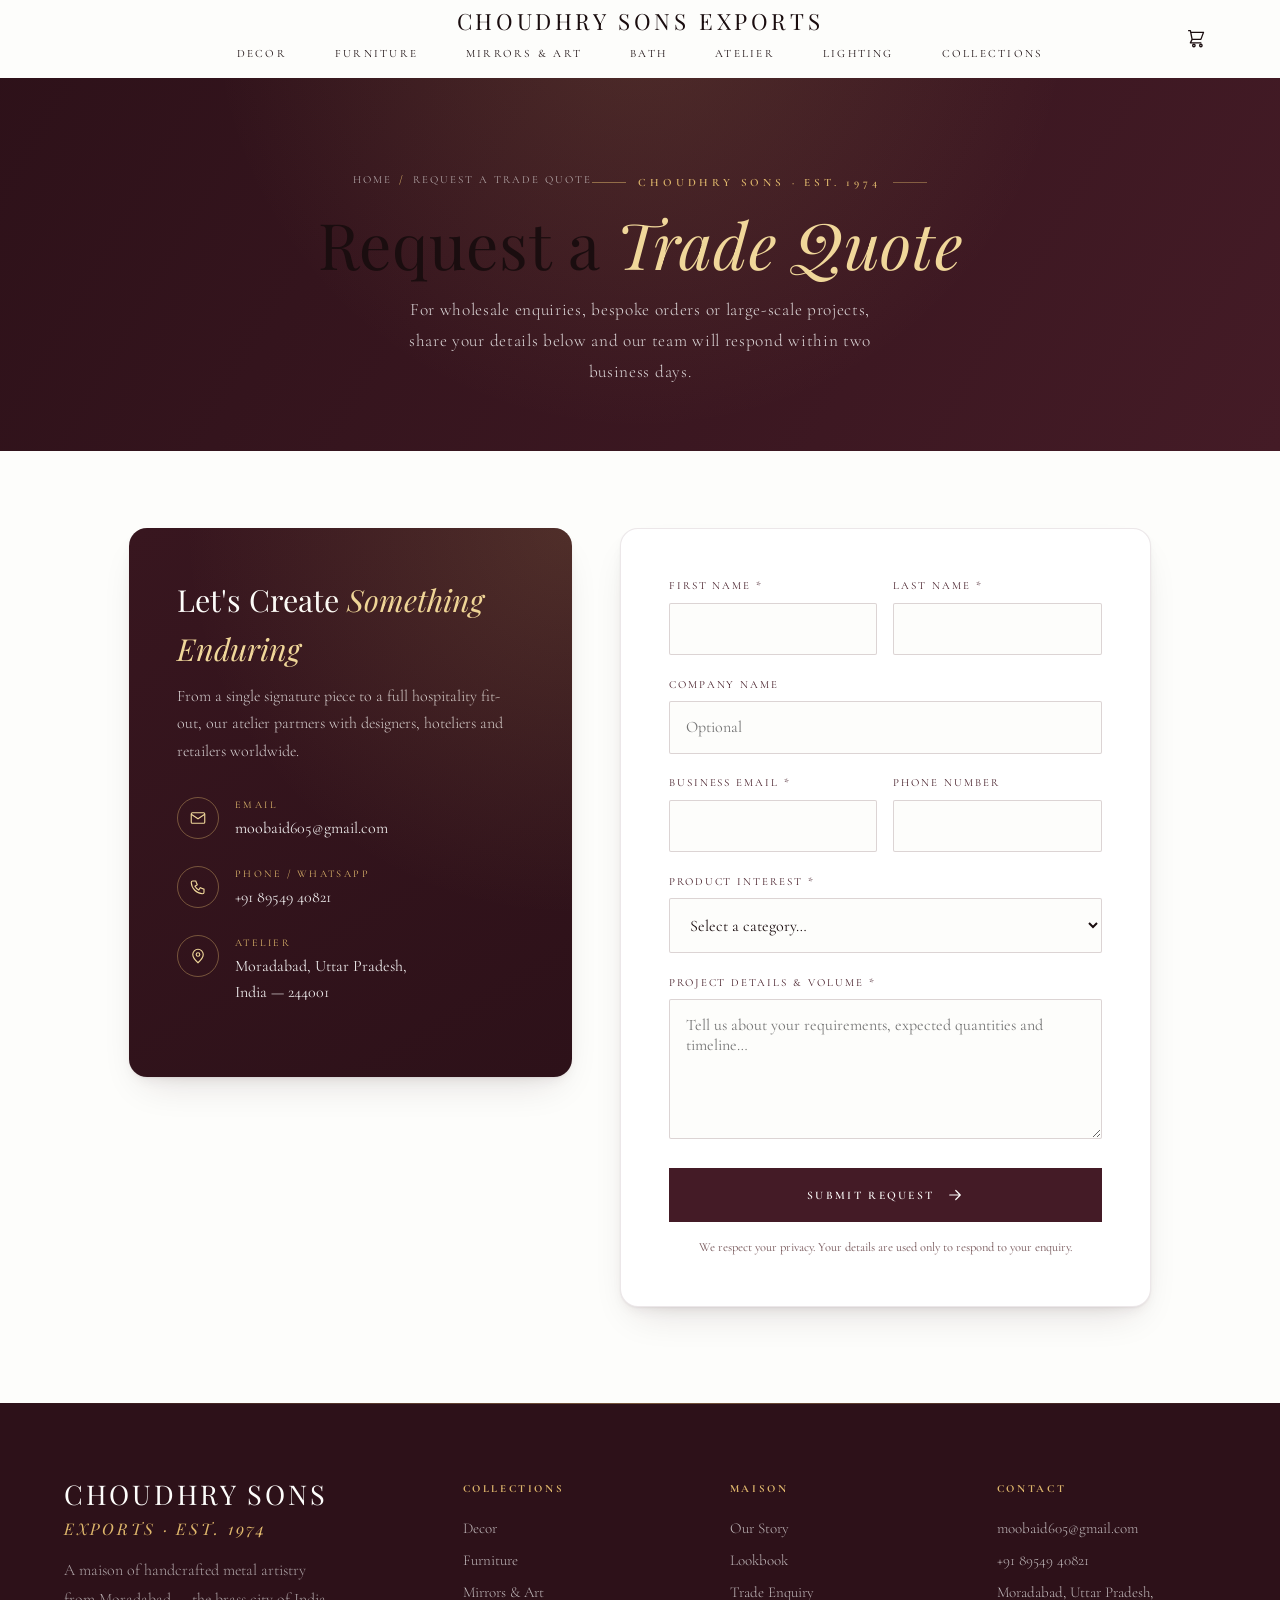
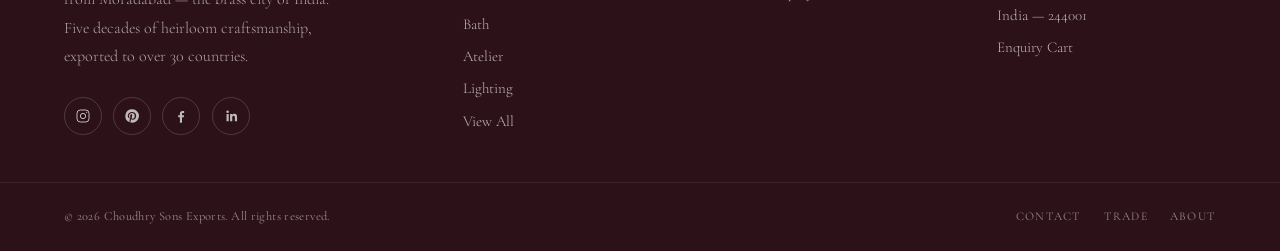
<file: quote.html>
<!DOCTYPE html>
<html lang="en">
<head>
  <meta charset="UTF-8" />
  <meta name="viewport" content="width=device-width, initial-scale=1.0" />
  <title>Request a Trade Quote — Choudhry Sons Exports</title>
  <meta name="description" content="Request a wholesale, bespoke or large-scale project quote from Choudhry Sons Exports — handcrafted metal artistry since 1974." />
  <link rel="stylesheet" href="style.css?v=1" />
  <link rel="stylesheet" href="components.css?v=1" />
  <link rel="stylesheet" href="premium.css?v=7" />
  <link rel="preconnect" href="https://fonts.googleapis.com" />
  <link rel="preconnect" href="https://fonts.gstatic.com" crossorigin />
  <link href="https://fonts.googleapis.com/css2?family=Playfair+Display:ital,wght@0,400..900;1,400..900&family=Cormorant+Garamond:ital,wght@0,300;0,400;0,500;0,600;0,700;1,300;1,400;1,500;1,600&family=Bodoni+Moda:ital,opsz,wght@0,6..96,400..900;1,6..96,400..900&display=swap" rel="stylesheet" />
  <meta name="theme-color" content="#441b26" />
</head>
<body data-page="quote">

  <!-- HEADER (injected by premium.js) -->
  <div id="cs-header"></div>

  <!-- PAGE HEADER -->
  <div class="page-header">
    <h1 class="page-title">Request a <em>Trade Quote</em></h1>
    <p class="page-subtitle">For wholesale enquiries, bespoke orders or large-scale projects, share your details below and our team will respond within two business days.</p>
  </div>

  <!-- CONTACT / QUOTE -->
  <section class="cs-contact">
    <div class="cs-contact-grid">

      <!-- Aside -->
      <aside class="cs-contact-aside reveal cs-fade-left">
        <h2>Let's Create <em>Something Enduring</em></h2>
        <p>From a single signature piece to a full hospitality fit-out, our atelier partners with designers, hoteliers and retailers worldwide.</p>

        <div class="cs-contact-line">
          <span class="ic"><svg viewBox="0 0 24 24" fill="none" stroke="currentColor" stroke-width="1.5"><rect x="3" y="5" width="18" height="14" rx="1.5"/><path d="M3 7l9 6 9-6"/></svg></span>
          <div><div class="lbl">Email</div><a href="mailto:moobaid605@gmail.com">moobaid605@gmail.com</a></div>
        </div>
        <div class="cs-contact-line">
          <span class="ic"><svg viewBox="0 0 24 24" fill="none" stroke="currentColor" stroke-width="1.5"><path d="M5 4h4l2 5-3 2a12 12 0 0 0 5 5l2-3 5 2v4a2 2 0 0 1-2 2A16 16 0 0 1 3 6a2 2 0 0 1 2-2Z"/></svg></span>
          <div><div class="lbl">Phone / WhatsApp</div><a href="tel:+918954940821">+91 89549 40821</a></div>
        </div>
        <div class="cs-contact-line">
          <span class="ic"><svg viewBox="0 0 24 24" fill="none" stroke="currentColor" stroke-width="1.5"><path d="M12 21s7-6.3 7-11a7 7 0 1 0-14 0c0 4.7 7 11 7 11Z"/><circle cx="12" cy="10" r="2.4"/></svg></span>
          <div><div class="lbl">Atelier</div><span class="val">Moradabad, Uttar Pradesh,<br>India — 244001</span></div>
        </div>
      </aside>

      <!-- Form -->
      <div class="cs-contact-form-card reveal cs-fade-right">
        <form action="#" method="POST">
          <div class="cs-field-row">
            <div class="cs-field"><label for="firstName">First Name *</label><input type="text" id="firstName" name="firstName" required></div>
            <div class="cs-field"><label for="lastName">Last Name *</label><input type="text" id="lastName" name="lastName" required></div>
          </div>
          <div class="cs-field"><label for="company">Company Name</label><input type="text" id="company" name="company" placeholder="Optional"></div>
          <div class="cs-field-row">
            <div class="cs-field"><label for="email">Business Email *</label><input type="email" id="email" name="email" required></div>
            <div class="cs-field"><label for="phone">Phone Number</label><input type="tel" id="phone" name="phone"></div>
          </div>
          <div class="cs-field">
            <label for="interest">Product Interest *</label>
            <select id="interest" name="interest" required>
              <option value="">Select a category…</option>
              <option value="decor">Decor</option>
              <option value="furniture">Furniture</option>
              <option value="mirrors">Mirrors &amp; Art</option>
              <option value="bath">Bath</option>
              <option value="lighting">Lighting &amp; Lanterns</option>
              <option value="custom">Custom / Bespoke Design</option>
              <option value="other">Other</option>
            </select>
          </div>
          <div class="cs-field">
            <label for="details">Project Details &amp; Volume *</label>
            <textarea id="details" name="details" placeholder="Tell us about your requirements, expected quantities and timeline…" required></textarea>
          </div>
          <button type="submit" class="cs-btn cs-btn--solid cs-magnetic" style="width:100%;">Submit Request
            <svg class="cs-arrow" viewBox="0 0 24 24" width="18" height="18" fill="none" stroke="currentColor" stroke-width="1.6" stroke-linecap="round" stroke-linejoin="round"><path d="M5 12h14M13 6l6 6-6 6"/></svg>
          </button>
          <p class="cs-form-note">We respect your privacy. Your details are used only to respond to your enquiry.</p>
        </form>
      </div>

    </div>
  </section>

  <!-- FOOTER (injected by premium.js) -->
  <div id="cs-footer"></div>

  <script src="premium.js?v=9"></script>
  <script src="app.js?v=1"></script>
</body>
</html>
</file>
<file: style.css>
/* ========================================================
   CHOUDHRY SONS EXPORTS — Design System
   Premium metal handicraft manufacturer website
   ======================================================== */

/* ---------- CSS Custom Properties ---------- */
:root {
  /* Brand Colors — Burgundy & White Palette */
  --wine: #441b26;        /* Updated Brand Maroon */
  --wine-light: #5c2432;
  --wine-dark: #2d1119;
  --ivory: #FDFDFB;       /* Brighter, neutral ivory white */
  --white: #FFFFFF;
  --white-90: rgba(255, 255, 255, 0.9);
  
  --wine-50: #F9F2F3;
  --wine-100: #F0DEE0;
  --wine-200: #E1BDC2;
  --wine-300: #C98B95;
  --wine-400: #AC5D6A;
  --wine-500: #5c2432;
  --wine-600: #4f1d2a;
  --wine-700: #441b26;    /* Primary Brand Accent */
  --wine-800: #38161f;
  --wine-900: #2d1119;
  
  /* Legacy mapping to keep code functional */
  --sage-50: var(--wine-50);
  --sage-100: var(--wine-100);
  --sage-200: var(--wine-200);
  --sage-300: var(--wine-300);
  --sage-400: var(--wine-700);
  --sage-500: var(--wine-600);
  --sage-600: var(--wine-500);
  --journey-green: var(--wine-700); /* Use deep wine for the primary green replacement */
  --sage-900: var(--wine-900);
  
  --ink: #1A0D0F;         /* Darker ink with wine hint */
  --ink-90: #2F1A1C;
  --ink-70: #4A2E31;
  --ink-50: #755558;
  --ink-30: #A08386;
  --ink-10: rgba(26, 13, 15, 0.1);

  --shadow-sm: 0 4px 12px rgba(68, 27, 38, 0.05);
  --shadow-md: 0 12px 24px rgba(68, 27, 38, 0.08);

  /* Typography — Didot/Bodoni Style */
  --font-display: 'Playfair Display', serif;
  --font-body:    'Cormorant Garamond', serif;
  --ls-display:   0.15em;
  --ls-body:      0.01em;

  /* Spacing scale */
  --space-xs:  0.25rem;
  --space-sm:  0.5rem;
  --space-md:  1rem;
  --space-lg:  1.5rem;
  --space-xl:  2rem;
  --space-2xl: 3rem;
  --space-3xl: 4rem;
  --space-4xl: 6rem;

  /* Transitions */
  --ease-out-expo: cubic-bezier(0.16, 1, 0.3, 1);
  --transition-fast: 0.2s var(--ease-out-expo);
  --transition-med:  0.4s var(--ease-out-expo);
  --transition-slow: 0.7s var(--ease-out-expo);

  /* Layout */
  --header-height: 100px;
  --max-width: 1440px;
}


/* ---------- Reset & Base ---------- */
*,
*::before,
*::after {
  margin: 0;
  padding: 0;
  box-sizing: border-box;
}

html {
  scroll-behavior: smooth;
  -webkit-font-smoothing: antialiased;
  -moz-osx-font-smoothing: grayscale;
  /* Improve text rendering without forcing repaints */
  text-rendering: optimizeLegibility;
}

/* ── Scroll-performance: pause expensive effects while scrolling ── */
/* JS adds .is-scrolling to <html> during active scroll, removes after 120ms */
.is-scrolling .site-header {
  /* Freeze the header's own transitions during scroll — no mid-scroll stutter */
  transition: none !important;
}

.is-scrolling .site-header.scrolled {
  /* Temporarily suppress the blur while scrolling to unblock the GPU */
  backdrop-filter: none !important;
  -webkit-backdrop-filter: none !important;
}

/* Suppress hover transitions/shadows during active scroll */
.is-scrolling .tile-image,
.is-scrolling .btn,
.is-scrolling .value-card,
.is-scrolling .nav-link::after {
  transition: none !important;
}

body {
  font-family: var(--font-body);
  background: var(--ivory);
  color: var(--ink);
  line-height: 1.6;
  overflow-x: hidden;
  /* Ensure the entire page is a single GPU layer tree root */
  -webkit-overflow-scrolling: touch;
}

a {
  text-decoration: none;
  color: inherit;
}

img {
  display: block;
  max-width: 100%;
  height: auto;
  /* Prevent layout shifts from image loads */
  content-visibility: auto;
}

button {
  border: none;
  background: none;
  cursor: pointer;
  font: inherit;
  color: inherit;
}


/* ========================================================
   HEADER
   ======================================================== */
.site-header {
  position: fixed;
  top: 0;
  left: 0;
  width: 100%;
  padding: 0.75rem 0;
  background: var(--ivory);
  z-index: 1000;
  transition: all 0.4s var(--ease-out-expo);
  will-change: transform;
}

.site-header:hover {
  background: var(--ivory) !important;
}

/* Homepage-specific transparent state */
.site-header.header-transparent:not(.scrolled):not(:hover) {
  background: transparent;
}

.site-header.scrolled:hover {
  background: rgba(253, 252, 250, 0.95);
  backdrop-filter: blur(12px);
  -webkit-backdrop-filter: blur(12px);
  box-shadow: 0 8px 32px rgba(26, 29, 26, 0.06);
}



.site-header.header-hidden {
  transform: translateY(-100%);
}

.header-top {
  width: 100%;
  max-width: var(--max-width);
  margin: 0 auto;
  padding: 0 var(--space-xl);
  display: flex;
  align-items: center;
  justify-content: center;
  position: relative;
}

.header-bottom {
  width: 100%;
  padding: 0 var(--space-xl);
}

.header-bottom .main-nav {
  max-width: var(--max-width);
  margin: 0 auto;
  display: flex;
  justify-content: center;
  align-items: center;
  gap: var(--space-2xl);
  padding: var(--space-sm) 0;
  text-align: center;
}



/* --- Brand --- */
.brand {
  display: flex;
  flex-direction: column;
  align-items: center;
  text-align: center;
  gap: var(--space-xs);
  transition: transform var(--transition-med);
}

.brand:hover { transform: scale(1.02); }

.brand-icon {
  display: none;
}

.brand-name {
  font-family: var(--font-display);
  font-size: 1.7rem;
  font-weight: 400;
  letter-spacing: 0.12em;
  text-transform: uppercase;
  color: var(--ink);
  line-height: 1;
  transition: color 0.4s ease;
}

.site-header.header-transparent:not(.scrolled):not(:hover) .brand-name {
  color: #FFFFFF;
}




/* --- Navigation --- */
.main-nav {
  display: flex;
  align-items: center;
  gap: var(--space-xl);
}

.nav-link {
  position: relative;
  font-family: var(--font-display);
  font-size: 0.62rem;
  font-weight: 400;
  letter-spacing: 0.18em;
  text-transform: uppercase;
  color: var(--ink);
  padding: var(--space-xs) 0;
  transition: opacity var(--transition-fast), color 0.4s ease;
}

.site-header.header-transparent:not(.scrolled):not(:hover) .nav-link {
  color: #FFFFFF;
}

.nav-link.cta-link {
  font-weight: 700;
  color: var(--sage-700);
}

.nav-link::after {
  content: '';
  position: absolute;
  bottom: -2px;
  left: 50%;
  width: 0;
  height: 1px;
  background: var(--sage-600);
  transition: all var(--transition-med);
  transform: translateX(-50%);
}

.nav-link:hover,
.nav-link.active {
  opacity: 0.7;
}

.nav-link:hover::after,
.nav-link.active::after {
  width: 100%;
}


/* --- Header CTA --- */
.header-cta {
  font-size: 0.7rem;
  font-weight: 600;
  letter-spacing: 0.1em;
  text-transform: uppercase;
  padding: 0.8rem 1.8rem;
  background: var(--sage-600);
  color: var(--white);
  border-radius: 0;
  transition: all var(--transition-fast);
}

.header-cta:hover {
  background: var(--sage-700);
  transform: translateY(-2px);
}


.menu-toggle {
  display: none;
  flex-direction: column;
  gap: 5px;
  width: 28px;
  padding: 4px 0;
  position: absolute;
  right: var(--space-xl);
  top: 50%;
  transform: translateY(-50%);
}

.menu-toggle span {
  display: block;
  width: 100%;
  height: 2px;
  background: var(--sage-600); /* Sage green */
  border-radius: 2px;
  transition: all var(--transition-fast);
  transform-origin: center;
}

.menu-toggle.open span:nth-child(1) {
  transform: translateY(7px) rotate(45deg);
}
.menu-toggle.open span:nth-child(2) {
  opacity: 0;
}
.menu-toggle.open span:nth-child(3) {
  transform: translateY(-7px) rotate(-45deg);
}


/* ========================================================
   PRODUCT CARD — GLASSMORPHISM (SteveBloX inspired)
   ======================================================== */
.products-grid {
  display: grid;
  grid-template-columns: repeat(auto-fill, minmax(250px, 1fr));
  gap: var(--space-2xl);
  padding: var(--space-xl) var(--space-xl) var(--space-4xl);
  max-width: var(--max-width);
  margin: 0 auto;
}




/* ========================================================
   HERO SECTION
   ======================================================== */
.hero {
  position: relative;
  width: 100%;
  height: 100vh;
  height: 100dvh;
  display: flex;
  align-items: center;
  justify-content: center;
  overflow: hidden;
  /* Isolate hero's paint zone — changes inside don't trigger full-page repaints */
  contain: layout paint style;
}


/* --- Background Image --- */
.hero-bg {
  position: absolute;
  inset: 0;
  z-index: 0;
}

.hero-bg img {
  width: 100%;
  height: 100%;
  object-fit: cover;
  object-position: center;
  /* GPU-promote the hero image to its own layer — keeps it compositor-only */
  will-change: transform;
  transform: translateZ(0);
}

.hero-overlay {
  position: absolute;
  inset: 0;
  background: linear-gradient(to bottom, rgba(26, 13, 15, 0.65), rgba(26, 13, 15, 0.4));
  z-index: 1;
}


.hero-content {
  position: relative;
  z-index: 2;
  text-align: center;
  max-width: 1100px;
  width: 90%;
  padding: var(--space-xl);
  animation: fadeUp 1.2s var(--ease-out-expo) 0.3s both;
  white-space: nowrap;
}

/* fadeUp: only animates transform+opacity — compositor thread, zero layout cost */
@keyframes fadeUp {
  from {
    opacity: 0;
    transform: translateY(40px);
  }
  to {
    opacity: 1;
    transform: translateY(0);
  }
}


/* Badge */
.hero-badge {
  display: flex;
  align-items: center;
  justify-content: center;
  gap: var(--space-md);
  margin-bottom: var(--space-xl);
  animation: fadeUp 1.2s var(--ease-out-expo) 0.5s both;
}

.badge-line {
  width: 40px;
  height: 1px;
  background: var(--sage-600);
  opacity: 0.6;
}

.badge-text {
  font-family: var(--font-body);
  font-size: 0.65rem;
  font-weight: 400;
  letter-spacing: 0.4em;
  text-transform: uppercase;
  color: var(--sage-600);
}


/* Title */
.hero-title {
  font-family: var(--font-display);
  font-weight: 700;
  line-height: 1.15;
  letter-spacing: var(--ls-display);
  margin-bottom: var(--space-lg);
  text-transform: uppercase;
}

.title-line {
  display: block;
  font-size: clamp(2.4rem, 5.5vw, 4.6rem);
  color: #FFFFFF;
  text-shadow: 0 4px 15px rgba(0, 0, 0, 0.5), 0 10px 30px rgba(0, 0, 0, 0.3);
  animation: fadeUp 1.2s var(--ease-out-expo) 0.7s both;
  font-weight: 500;
}

.title-line.accent {
  color: #dfb76c; /* Luxurious metallic gold */
  font-weight: 400;
  font-style: italic;
  text-transform: none;
  letter-spacing: 0.02em;
  text-shadow: 0 4px 15px rgba(0, 0, 0, 0.5), 0 10px 30px rgba(0, 0, 0, 0.3);
  animation-delay: 0.9s;
  margin-top: 0.25rem;
}


/* Description */
.hero-description {
  font-family: var(--font-body);
  font-size: clamp(0.95rem, 1.4vw, 1.1rem);
  font-weight: 300;
  line-height: 1.9;
  letter-spacing: 0.02em;
  color: #FFFFFF;
  opacity: 0.9;
  max-width: 620px;
  margin: 0 auto var(--space-2xl);
  text-shadow: 0 2px 10px rgba(0,0,0,0.1);
  animation: fadeUp 1.2s var(--ease-out-expo) 1.1s both;
}


/* Buttons */
/* --- Skewed Slide Button (Uiverse inspired) --- */
.hero-btn-browse {
  width: 16em;
  height: 3.4em;
  background: transparent;
  color: #FFFFFF;
  border: 2px solid #FFFFFF;
  border-radius: 0;
  font-size: 13px;
  font-weight: 700;
  font-family: var(--font-display);
  letter-spacing: 0.1em;
  text-transform: uppercase;
  cursor: pointer;
  position: relative;
  z-index: 1;
  overflow: hidden;
  display: inline-flex;
  align-items: center;
  justify-content: center;
  text-decoration: none;
  transition: all 0.5s;
}

.hero-btn-browse:hover {
  color: var(--ink);
}

.hero-btn-browse:after {
  content: "";
  background: #FFFFFF;
  position: absolute;
  z-index: -1;
  left: -20%;
  right: -20%;
  top: 0;
  bottom: 0;
  transform: skewX(-45deg) scale(0, 1);
  transition: all 0.5s;
}

.hero-btn-browse:hover:after {
  transform: skewX(-45deg) scale(1, 1);
}

/* --- Bubble Fill Button (Uiverse inspired) --- */
.hero-btn-touch {
  --color: #FFFFFF;
  font-family: var(--font-display);
  display: inline-block;
  width: 10em;
  height: 3.2em;
  line-height: 3em;
  position: relative;
  cursor: pointer;
  overflow: hidden;
  border: 2px solid var(--color);
  transition: color 0.5s;
  z-index: 1;
  font-size: 13px;
  border-radius: 0;
  font-weight: 700;
  color: var(--color);
  text-decoration: none;
  text-transform: uppercase;
  letter-spacing: 0.1em;
  text-align: center;
}

.hero-btn-touch:before {
  content: "";
  position: absolute;
  z-index: -1;
  background: var(--color);
  height: 200px;
  width: 250px;
  border-radius: 50%;
  top: 100%;
  left: 100%;
  transition: all 0.7s;
}

.hero-btn-touch:hover {
  color: var(--ink);
}

.hero-btn-touch:hover:before {
  background: var(--wine-700);
  top: -40px;
  left: -40px;
}

.hero-btn-touch:active:before {
  background: var(--ivory);
  transition: background 0s;
}

.hero-actions {
  position: absolute;
  bottom: 4rem;
  left: 0;
  right: 0;
  display: flex;
  align-items: center;
  justify-content: center;
  gap: var(--space-2xl);
  z-index: 10;
  animation: fadeUp 1.2s var(--ease-out-expo) 1.3s both;
}


/* Stats */
.hero-stats {
  display: flex;
  align-items: center;
  justify-content: center;
  gap: var(--space-2xl);
  animation: fadeUp 1.2s var(--ease-out-expo) 1.5s both;
}

.stat {
  display: flex;
  flex-direction: column;
  align-items: center;
  gap: var(--space-xs);
}

.stat-number {
  font-family: var(--font-display);
  font-size: 3rem;
  font-weight: 300;
  color: var(--sage-600);
  letter-spacing: 0.02em;
}

.stat-label {
  font-family: var(--font-body);
  font-size: 0.65rem;
  font-weight: 400;
  letter-spacing: 0.25em;
  text-transform: uppercase;
  color: var(--ink-50);
}

.stat-divider {
  width: 1px;
  height: 40px;
  background: var(--ink-10);
}





/* ========================================================
   RESPONSIVE
   ======================================================== */
@media (max-width: 991px) {
  .header-bottom {
    display: none; /* Hide the bottom nav row on mobile */
  }

  .header-top {
    justify-content: space-between;
    padding: var(--space-md) var(--space-xl);
  }

  .brand {
    align-items: flex-start;
    text-align: left;
  }

  .brand-name {
    font-size: 1.2rem;
  }

  .menu-toggle {
    display: flex;
  }

  /* Mobile nav overlay */
  .main-nav.open {
    display: flex;
    flex-direction: column;
    position: fixed;
    inset: 0;
    top: 0; /* Full screen overlay */
    background: var(--ivory);
    align-items: center;
    justify-content: center;
    gap: var(--space-2xl);
    z-index: 2000;
    animation: fadeIn 0.4s var(--ease-out-expo);
  }

  @keyframes fadeIn {
    from { opacity: 0; transform: translateY(-20px); }
    to   { opacity: 1; transform: translateY(0); }
  }

  .main-nav.open .nav-link {
    font-family: var(--font-display);
    font-size: 2.2rem;
    font-weight: 300;
    letter-spacing: 0.05em;
    color: var(--sage-700);
  }
}

@media (max-width: 768px) {
  .hero-content {
    white-space: normal;
  }
  .hero-stats {
    flex-direction: column;
    gap: var(--space-lg);
  }

  .stat-divider {
    width: 40px;
    height: 1px;
  }

  .hero-actions {
    flex-direction: column;
    gap: var(--space-md);
  }

  .btn {
    width: 100%;
    max-width: 280px;
  }

  .hero-description br {
    display: none;
  }
}

@media (max-width: 480px) {
  .brand-name {
    font-size: 1.1rem;
  }
  
  .header-top {
    padding: var(--space-md);
  }
}

/* ========================================================
   COMMON SECTION STYLES
   ======================================================== */
.section-header {
  text-align: center;
  margin-bottom: var(--space-3xl);
  padding: 0 var(--space-xl);
}

.section-title {
  font-family: var(--font-display);
  font-size: clamp(2rem, 5vw, 3rem);
  color: var(--ink);
  margin-bottom: var(--space-sm);
  font-weight: 400;
  letter-spacing: var(--ls-display);
  text-transform: uppercase;
}

.section-subtitle {
  font-family: var(--font-body);
  font-size: 1rem;
  font-weight: 300;
  letter-spacing: 0.04em;
  color: var(--sage-700);
  max-width: 560px;
  margin: 0 auto;
  line-height: 1.8;
}

.placeholder-img {
  background-color: var(--sage-200);
  border: 1px solid var(--sage-300);
  display: flex;
  align-items: center;
  justify-content: center;
  position: relative;
  overflow: hidden;
}

.placeholder-img::after {
  content: '';
  position: absolute;
  inset: 0;
  /* Use transform instead of background-position — runs on compositor thread */
  background: linear-gradient(105deg, transparent 40%, rgba(255,255,255,0.22) 50%, transparent 60%);
  transform: translateX(-100%);
  animation: shimmer 2.2s infinite linear;
}

/* Shimmer uses translateX — compositor-only, zero layout cost */
@keyframes shimmer {
  0%   { transform: translateX(-100%); }
  100% { transform: translateX(200%); }
}

.footer-contact-btn {
  display: flex;
  align-items: center;
  gap: 12px;
  width: max-content;
  padding: 0.8rem 1.2rem;
  margin-top: 0.8rem;
  border: 1px solid var(--sage-300);
  color: var(--sage-700);
  font-family: var(--font-body);
  font-size: 0.85rem;
  letter-spacing: 0.02em;
  transition: all var(--transition-fast);
}

.contact-icon {
  font-size: 1.1rem;
  opacity: 0.8;
}

.footer-contact-btn:hover {
  background: var(--sage-100);
  border-color: var(--sage-500);
  transform: translateX(5px);
}
.collections {
  padding: var(--space-4xl) 0;
  background: #f1e9e0;
  /* content-visibility skips layout/paint for off-screen sections */
  content-visibility: auto;
  /* Hint browser on approximate height to avoid scroll position jumps */
  contain-intrinsic-size: 0 600px;
}

.collections-carousel-wrapper {
  padding: 0 var(--space-xl);
  max-width: var(--max-width);
  margin: 0 auto;
}

/* ========================================================
   COLLECTIONS SECTION — NEW HOVER CARDS
   ======================================================== */
.collections {
  padding: var(--space-4xl) 0;
  background: #f1e9e0;
  content-visibility: auto;
  contain-intrinsic-size: 0 600px;
}

.collections-carousel-wrapper {
  padding: 0 var(--space-xl);
  max-width: var(--max-width);
  margin: 0 auto;
}

.collections-carousel {
  display: grid;
  grid-template-columns: repeat(6, 1fr);
  gap: var(--space-xl);
  margin-top: var(--space-xl);
}

@media (max-width: 1200px) {
  .collections-carousel {
    grid-template-columns: repeat(3, 1fr);
  }
}

@media (max-width: 768px) {
  .collections-carousel {
    display: flex;
    overflow-x: auto;
    scroll-snap-type: x mandatory;
    gap: var(--space-md);
    padding-bottom: var(--space-md);
    margin: 0 calc(var(--space-xl) * -1);
    padding-left: var(--space-xl);
    padding-right: var(--space-xl);
    scrollbar-width: none;
  }
  .collections-carousel::-webkit-scrollbar { display: none; }
  .collection-tile {
    flex: 0 0 280px;
    scroll-snap-align: start;
  }
}

.collection-tile.card {
  width: 100%;
  aspect-ratio: 8/13.2;
  background: var(--sage-900);
  position: relative;
  display: grid;
  place-content: center;
  border-radius: 4px;
  overflow: hidden;
  transition: all 0.5s var(--ease-out-expo);
  text-decoration: none;
}

/* Background image for the card */
.collection-tile.card .tile-bg-img {
  position: absolute;
  inset: 0;
  width: 100%;
  height: 100%;
  object-fit: cover;
  opacity: 0.85;
  transition: all 0.8s var(--ease-out-expo);
  z-index: 0;
}

.collection-tile.card::after {
  content: '';
  position: absolute;
  inset: 0;
  background: linear-gradient(to bottom, rgba(0,0,0,0.2), rgba(0,0,0,0.5));
  opacity: 0;
  transition: opacity 0.6s var(--ease-out-expo);
  z-index: 1;
}

.collection-tile.card:hover .tile-bg-img {
  opacity: 0.7; /* Dim slightly to let dark overlay/background show */
}

.collection-tile.card:hover::after {
  opacity: 1;
}



.collection-tile .bottom-text {
  position: absolute;
  left: 50%;
  bottom: 20px;
  transform: translateX(-50%);
  font-family: var(--font-body);
  font-size: 0.65rem;
  font-weight: 600;
  text-transform: uppercase;
  padding: 0px 10px;
  color: var(--sage-200);
  background: var(--sage-900);
  opacity: 0;
  letter-spacing: 0.5em;
  transition: all 0.5s var(--ease-out-expo);
  z-index: 2;
  white-space: nowrap;
}

.collection-tile .content {
  position: relative;
  z-index: 2;
  display: flex;
  flex-direction: column;
  align-items: center;
  justify-content: center;
  height: 100%;
  pointer-events: none;
  transition: all 0.5s var(--ease-out-expo);
}

.tile-name {
  font-family: var(--font-display);
  font-size: 1.15rem;
  font-weight: 800;
  text-transform: uppercase;
  color: var(--ivory);
  letter-spacing: 0.08em;
  transition: transform 0.6s var(--ease-out-expo);
}

.tile-tagline {
  font-family: var(--font-body);
  font-size: 0.85rem;
  font-weight: 400;
  color: var(--sage-200);
  margin-top: 10px;
  opacity: 0;
  transition: opacity 0.6s var(--ease-out-expo), transform 0.6s var(--ease-out-expo);
  transform: translateY(15px);
  text-align: center;
  max-width: 80%;
}

/* Hover States */


.collection-tile.card:hover .tile-name {
  transform: translateY(-8px);
}

.collection-tile.card:hover .tile-tagline {
  opacity: 1;
  transform: translateY(0);
}

@keyframes logoOpacity {
  0% { border-right: 1px solid transparent; }
  10% { border-right: 1px solid var(--sage-400); }
  80% { border-right: 1px solid var(--sage-400); }
  100% { border-right: 1px solid transparent; }
}

@keyframes logoTrail {
  0% {
    background: linear-gradient(90deg, rgba(168, 181, 162, 0) 90%, var(--sage-400) 100%);
    opacity: 0;
  }
  30% {
    background: linear-gradient(90deg, rgba(168, 181, 162, 0) 70%, var(--sage-400) 100%);
    opacity: 1;
  }
  70% {
    background: linear-gradient(90deg, rgba(168, 181, 162, 0) 70%, var(--sage-400) 100%);
    opacity: 1;
  }
  95% {
    background: linear-gradient(90deg, rgba(168, 181, 162, 0) 90%, var(--sage-400) 100%);
    opacity: 0;
  }
}

/* ========================================================
   PRODUCT GRID & CARDS (V2.1)
   ======================================================== */

.products-grid {
  display: grid;
  grid-template-columns: repeat(auto-fill, minmax(280px, 1fr));
  gap: var(--space-xl);
  padding: var(--space-xl) var(--space-md);
  max-width: var(--max-width);
  margin: 0 auto;
}

.product-card {
  text-decoration: none;
  display: flex;
  flex-direction: column;
  padding: 1.25rem;
  background: rgba(255, 255, 255, 0.4);
  border: 1px solid rgba(255, 255, 255, 0.8);
  box-shadow: 0 10px 30px rgba(0, 0, 0, 0.05);
  backdrop-filter: blur(8px);
  -webkit-backdrop-filter: blur(8px);
  border-radius: 17px;
  height: 100%;
  cursor: pointer;
  position: relative;
  overflow: hidden;
  text-align: center;
  align-items: center;
  justify-content: center;
}

.product-card:hover {
  background: rgba(255, 255, 255, 0.6);
}

.product-card:active {
}

.product-card .tile-image {
  width: 100%;
  aspect-ratio: 1;
  object-fit: contain;
  margin-bottom: 1.25rem;
  background-color: #ffffff; /* Ensure white background for transparent assets */
  padding: var(--space-sm);
  border-radius: 8px;
  transition: transform 0.4s var(--ease-out-expo), box-shadow 0.4s var(--ease-out-expo);
}

.product-card:hover .tile-image,
.product-card.is-selected .tile-image {
  transform: translateY(-6px);
}

.product-card .item-number {
  position: absolute;
  top: 12px;
  left: 50%;
  transform: translateX(-50%);
  font-family: var(--font-body);
  font-size: 0.65rem;
  font-weight: 600;
  letter-spacing: 0.15em;
  color: var(--sage-500);
  text-transform: uppercase;
  z-index: 5;
}

.product-card .tile-title {
  font-family: var(--font-display);
  font-size: 1.15rem;
  font-weight: 500;
  color: var(--ink);
  margin-bottom: 4px;
  line-height: 1.3;
  transition: transform 0.4s var(--ease-out-expo);
}

.product-card:hover .tile-title,
.product-card.is-selected .tile-title {
  transform: translateY(-14px);
}

.product-card .tile-desc {
  display: none;
}

@media (max-width: 600px) {
  .products-grid {
    grid-template-columns: 1fr;
    padding: var(--space-md);
  }
}


/* ========================================================
   ABOUT SECTION
   ======================================================== */
.about {
  position: relative;
  overflow: hidden;
  padding: var(--space-4xl) var(--space-xl);
  color: #ffffff;
  content-visibility: auto;
  contain-intrinsic-size: 0 700px;
}

.about::before {
  content: '';
  position: absolute;
  inset: 0;
  background: url('./assets/Journey page/1.jpeg') no-repeat center/cover;
  filter: blur(4px);
  transform: scale(1.05); /* Prevents blur borders bleeding in */
  z-index: 0;
}

.about::after {
  content: '';
  position: absolute;
  inset: 0;
  background: rgba(0, 0, 0, 0.4); /* Subtle dark overlay */
  z-index: 1;
}

.about .section-title,
.about .section-eyebrow,
.about .about-text {
  color: #ffffff;
}

.about .section-eyebrow {
  opacity: 0.8;
}

.about .about-text {
  opacity: 0.9;
}

.about-inner {
  position: relative;
  z-index: 2; /* Elevate content above overlay and blurred background */
  max-width: var(--max-width);
  margin: 0 auto;
  display: grid;
  grid-template-columns: 1fr 1fr;
  gap: var(--space-4xl);
  align-items: center;
}

.about-text {
  font-family: var(--font-body);
  font-size: 1.05rem;
  font-weight: 300;
  color: #ffffff;
  opacity: 0.9;
  margin-bottom: var(--space-md);
  line-height: 1.9;
  letter-spacing: 0.02em;
}

.about-image {
  aspect-ratio: 1/1;
  width: 75%;
  justify-self: center;
  border-radius: 4px;
  box-shadow: 0 20px 40px rgba(45, 51, 42, 0.1);
  overflow: hidden;
}

.about-tile-img {
  width: 100%;
  height: 100%;
  object-fit: cover;
  border-radius: inherit;
  display: block;
}

/* ========================================================
   CORE VALUES SECTION
   ======================================================== */
.values-section {
  padding: var(--space-4xl) var(--space-xl);
  background: var(--ivory);
  content-visibility: auto;
  contain-intrinsic-size: 0 500px;
}

.values-grid {
  display: grid;
  grid-template-columns: repeat(auto-fit, minmax(300px, 1fr));
  gap: var(--space-2xl);
  max-width: var(--max-width);
  margin: 0 auto;
}

.value-card {
  text-align: center;
  padding: var(--space-2xl);
  background: var(--sage-100);
  border-radius: 4px;
  transition: transform var(--transition-med);
  will-change: transform;
}

.value-card:hover {
  transform: translateY(-5px);
}

.value-icon {
  font-size: 2.5rem;
  display: block;
  margin-bottom: var(--space-md);
}

.value-title {
  font-family: var(--font-display);
  font-size: 1.6rem;
  font-weight: 400;
  color: var(--ink);
  margin-bottom: var(--space-sm);
  letter-spacing: 0.02em;
}

.value-text {
  font-family: var(--font-body);
  font-size: 0.95rem;
  font-weight: 300;
  letter-spacing: 0.02em;
  color: var(--ink-70);
  line-height: 1.8;
}

/* ========================================================
   FOOTER
   ======================================================== */
.site-footer {
  background: var(--wine-700);
  color: var(--ivory);
  padding: var(--space-4xl) var(--space-xl) 0;
  border-top: none;
}

.site-footer .footer-brand-name,
.site-footer .footer-brand-desc,
.site-footer .link-group h4,
.site-footer .link-group a,
.site-footer .link-group p {
  color: var(--ivory);
}

.site-footer .footer-brand-desc,
.site-footer .link-group a,
.site-footer .link-group p {
  opacity: 0.8;
}

/* --- Animated Contact Links (Uiverse inspired) --- */
.footer-contact-link {
  display: flex;
  align-items: center;
  gap: 12px;
  margin-top: 1.2rem;
  text-decoration: none;
  color: var(--sage-700);
  font-family: var(--font-body);
  font-size: 0.9rem;
  transition: all 0.3s ease;
}

.footer-contact-link:hover {
  color: var(--sage-900);
  transform: translateX(5px);
}

.bell-btn {
  width: 36px;
  height: 36px;
  display: flex;
  align-items: center;
  justify-content: center;
  background-color: var(--white);
  border-radius: 50%;
  transition-duration: .3s;
  border: 1px solid var(--sage-200);
}

.bell-icon {
  width: 14px;
  fill: var(--sage-800);
}

.footer-contact-link:hover .bell-icon {
  animation: bellRing 0.9s both;
}

@keyframes bellRing {
  0%, 100% { transform-origin: top; }
  15% { transform: rotateZ(10deg); }
  30% { transform: rotateZ(-10deg); }
  45% { transform: rotateZ(5deg); }
  60% { transform: rotateZ(-5deg); }
  75% { transform: rotateZ(2deg); }
}

.footer-contact-link:active .bell-btn {
  transform: scale(0.8);
}

.footer-inner {
  max-width: var(--max-width);
  margin: 0 auto;
  display: grid;
  grid-template-columns: 1.5fr 2fr;
  gap: var(--space-4xl);
  margin-bottom: var(--space-3xl);
}

.footer-brand .brand-icon {
  font-size: 2rem;
  color: var(--sage-600);
  margin-bottom: var(--space-sm);
  display: block;
}

.footer-brand-name {
  font-family: var(--font-display);
  font-size: 1.4rem;
  font-weight: 400;
  color: #000000;
  margin-bottom: var(--space-sm);
  letter-spacing: 0.1em;
  text-transform: uppercase;
}

.footer-brand-desc {
  font-family: var(--font-body);
  font-size: 0.85rem;
  font-weight: 300;
  letter-spacing: 0.03em;
  color: #000000;
  max-width: 280px;
  line-height: 1.7;
}

.footer-links {
  display: grid;
  grid-template-columns: repeat(3, 1fr);
  gap: var(--space-2xl);
}

.link-group h4 {
  font-family: var(--font-body);
  font-size: 0.7rem;
  font-weight: 700;
  letter-spacing: 0.25em;
  text-transform: uppercase;
  color: #000000;
  margin-bottom: var(--space-lg);
}

.link-group a,
.link-group p {
  display: block;
  font-family: var(--font-body);
  font-size: 0.85rem;
  font-weight: 500;
  letter-spacing: 0.03em;
  color: #000000;
  margin-bottom: var(--space-sm);
  transition: color var(--transition-fast);
}

.link-group a:hover {
  color: var(--sage-600);
}



/* Responsive Updates for New Sections */
@media (max-width: 991px) {
  .about-inner {
    grid-template-columns: 1fr;
    gap: var(--space-2xl);
  }
  
  .about-content {
    order: 2;
  }
  
  .about-image {
    order: 1;
    max-height: 400px;
  }

  .footer-inner {
    grid-template-columns: 1fr;
    gap: var(--space-2xl);
  }
}

@media (max-width: 768px) {
  .footer-links {
    grid-template-columns: 1fr;
    gap: var(--space-xl);
  }
}

@media (max-width: 480px) {
  .footer-links {
    grid-template-columns: 1fr;
  }
}


/* ========================================================
   INTERNAL PAGE STYLES
   ======================================================== */
.page-header {
  padding: calc(var(--header-height) + var(--space-xl)) var(--space-xl) var(--space-xl);
  text-align: center;
  background: var(--ivory);
}

.page-title {
  font-family: var(--font-display);
  font-size: clamp(2.5rem, 5vw, 3.5rem);
  color: var(--ink);
  margin-bottom: var(--space-sm);
  font-weight: 300;
  letter-spacing: 0.02em;
}

.page-subtitle {
  font-family: var(--font-body);
  font-size: 0.9rem;
  font-weight: 300;
  letter-spacing: 0.04em;
  color: var(--sage-700);
  max-width: 560px;
  margin: 0 auto;
  line-height: 1.8;
}

/* Forms */
.form-container {
  max-width: 800px;
  margin: 0 auto;
  padding: var(--space-2xl) var(--space-xl) var(--space-4xl);
}

.form-group {
  margin-bottom: var(--space-xl);
}

.form-label {
  display: block;
  font-family: var(--font-body);
  font-size: 0.7rem;
  font-weight: 500;
  letter-spacing: 0.2em;
  text-transform: uppercase;
  color: var(--sage-700);
  margin-bottom: var(--space-xs);
}

.form-control {
  width: 100%;
  padding: var(--space-md);
  border: 1px solid var(--sage-300);
  background: transparent;
  font-family: var(--font-body);
  font-size: 1rem;
  color: var(--ink);
  transition: border-color var(--transition-fast), box-shadow var(--transition-fast);
}

.form-control:focus {
  outline: none;
  border-color: var(--sage-600);
  box-shadow: 0 0 0 3px rgba(107, 126, 95, 0.1);
}

textarea.form-control {
  resize: vertical;
  min-height: 150px;
}

/* Products Grid */
.products-grid {
  display: grid;
  grid-template-columns: repeat(auto-fill, minmax(300px, 1fr));
  gap: var(--space-2xl);
  padding: 0 var(--space-xl) var(--space-4xl);
  max-width: var(--max-width);
  margin: 0 auto;
}

/* Products Carousel (Best Sellers Single Row) */
.products-carousel {
  display: flex;
  overflow-x: auto;
  gap: var(--space-xl);
  padding: var(--space-md) var(--space-xl) var(--space-4xl);
  max-width: var(--max-width);
  margin: 0 auto;
  scrollbar-width: none; /* Firefox */
}

.products-carousel::-webkit-scrollbar {
  display: none; /* Safari & Chrome */
}

.products-carousel .product-card {
  flex: 0 0 calc((100% - 3 * var(--space-xl)) / 4); /* 4 columns on desktop */
  box-sizing: border-box;
}

@media (max-width: 1024px) {
  .products-carousel .product-card {
    flex: 0 0 calc((100% - 2 * var(--space-xl)) / 3); /* 3 columns on tablet */
  }
}

@media (max-width: 768px) {
  .products-carousel .product-card {
    flex: 0 0 calc((100% - var(--space-xl)) / 2); /* 2 columns on small tablets */
  }
}

@media (max-width: 480px) {
  .products-carousel .product-card {
    flex: 0 0 85%; /* Peaks next card on mobile */
  }
}

/* Gallery Masonry/Grid */
.gallery-grid {
  display: grid;
  grid-template-columns: repeat(auto-fill, minmax(350px, 1fr));
  gap: var(--space-md);
  padding: 0 var(--space-xl) var(--space-4xl);
  max-width: var(--max-width);
  margin: 0 auto;
}

.gallery-section {
  background: #f4f3f1 !important;
  color: var(--ink);
}

.gallery-section .section-title,
.gallery-section .section-subtitle,
.gallery-section .section-eyebrow {
  color: var(--wine-700);
}

.gallery-section .section-subtitle {
  opacity: 0.8;
}

.gallery-section .section-eyebrow {
  opacity: 0.6;
}

.gallery-item {
  aspect-ratio: 1/1;
  width: 100%;
  overflow: hidden;
  border-radius: 2px;
  contain: layout paint;
}

.gallery-img {
  width: 100%;
  height: 100%;
  object-fit: cover;
  transition: transform var(--transition-slow);
  will-change: transform;
}

.gallery-item:hover .gallery-img {
  transform: scale(1.05);
}

/* Contact Layout */
.contact-page {
  content-visibility: auto;
  contain-intrinsic-size: 0 900px;
}

.contact-layout {
  max-width: 1100px;
  margin: 0 auto;
  display: grid;
  grid-template-columns: 380px 1fr;
  gap: var(--space-2xl);
  padding: var(--space-xl) var(--space-xl) var(--space-4xl);
  align-items: start;
}

/* --- Contact Sidebar --- */
.contact-sidebar {
  background: var(--sage-900);
  color: var(--sage-200);
  padding: var(--space-3xl);
  border-radius: 6px;
  position: sticky;
  top: calc(var(--header-height) + var(--space-xl));
}

.sidebar-section {
  padding: var(--space-sm) 0;
}

.sidebar-icon {
  width: 44px;
  height: 44px;
  border-radius: 50%;
  background: rgba(255, 255, 255, 0.06);
  border: 1px solid rgba(255, 255, 255, 0.08);
  display: flex;
  align-items: center;
  justify-content: center;
  color: var(--sage-400);
  margin-bottom: var(--space-md);
  transition: background 0.3s ease, color 0.3s ease;
}

.sidebar-section:hover .sidebar-icon {
  background: rgba(255, 255, 255, 0.1);
  color: var(--ivory);
}

.sidebar-label {
  font-family: var(--font-body);
  font-size: 0.68rem;
  font-weight: 600;
  letter-spacing: 0.18em;
  text-transform: uppercase;
  color: var(--ivory);
  margin-bottom: 6px;
}

.sidebar-text {
  font-family: var(--font-body);
  font-size: 0.92rem;
  font-weight: 300;
  line-height: 1.7;
  color: var(--sage-300);
}

.sidebar-link {
  font-family: var(--font-body);
  font-size: 0.95rem;
  font-weight: 400;
  color: var(--sage-300);
  text-decoration: none;
  transition: color 0.2s ease;
  display: inline-block;
}

.sidebar-link:hover {
  color: var(--ivory);
}

.sidebar-divider {
  height: 1px;
  background: rgba(255, 255, 255, 0.07);
  margin: var(--space-lg) 0;
}

/* Hours grid */
.hours-grid {
  display: grid;
  grid-template-columns: auto 1fr;
  gap: 4px 16px;
  font-family: var(--font-body);
  font-size: 0.88rem;
  font-weight: 300;
}

.hours-day {
  color: var(--sage-300);
}

.hours-time {
  color: var(--sage-400);
  text-align: right;
}

.hours-time.closed {
  color: rgba(220, 120, 120, 0.8);
}

/* Sidebar CTA */
.sidebar-cta {
  margin-top: var(--space-2xl);
  padding-top: var(--space-lg);
  border-top: 1px solid rgba(255, 255, 255, 0.07);
}

.sidebar-cta-text {
  font-family: var(--font-body);
  font-size: 0.82rem;
  font-weight: 300;
  color: var(--sage-400);
  margin-bottom: var(--space-md);
}

.sidebar-btn {
  width: 100%;
  border-color: rgba(255, 255, 255, 0.15);
  color: var(--ivory);
  padding: 0.8rem 1.6rem;
  font-size: 0.7rem;
  display: inline-flex;
  align-items: center;
  justify-content: center;
  gap: 4px;
}

.sidebar-btn:hover {
  background: rgba(255, 255, 255, 0.08);
  border-color: rgba(255, 255, 255, 0.3);
  color: var(--ivory);
}

.sidebar-btn svg {
  flex-shrink: 0;
}

/* --- Form Card --- */
.contact-form-wrapper {
  /* wrapper for reveal animation */
}

.form-card {
  background: var(--white);
  border: 1px solid var(--sage-200);
  border-radius: 6px;
  padding: var(--space-3xl);
  box-shadow: 0 1px 3px rgba(26, 29, 26, 0.04);
}

.site-header.scrolled {
  background: var(--ivory);
  padding: 0.45rem 0;
  box-shadow: var(--shadow-sm);
}

.form-header {
  margin-bottom: var(--space-2xl);
  padding-bottom: var(--space-xl);
}

.form-header h2 {
  font-family: var(--font-display);
  font-size: 2.2rem;
  font-weight: 300;
  color: var(--ink);
  margin-bottom: 6px;
  letter-spacing: 0.01em;
}

.form-header p {
  font-family: var(--font-body);
  font-size: 0.92rem;
  font-weight: 300;
  color: var(--sage-600);
  line-height: 1.6;
}

/* --- Form Grid --- */
.form-row {
  display: grid;
  grid-template-columns: 1fr 1fr;
  gap: var(--space-xl);
}

.form-group {
  margin-bottom: var(--space-lg);
  position: relative;
}

.form-label {
  display: block;
  font-family: var(--font-body);
  font-size: 0.72rem;
  font-weight: 500;
  letter-spacing: 0.15em;
  text-transform: uppercase;
  color: var(--sage-700);
  margin-bottom: 8px;
}

.required {
  color: var(--sage-500);
  font-weight: 400;
}

/* Input wrapper with icon */
.input-wrapper {
  position: relative;
}

.input-icon {
  position: absolute;
  left: 14px;
  top: 50%;
  transform: translateY(-50%);
  color: var(--sage-400);
  pointer-events: none;
  transition: color 0.2s ease;
}

.form-control {
  width: 100%;
  padding: 14px 16px;
  border: 1px solid var(--sage-300);
  border-radius: 4px;
  background: var(--ivory);
  font-family: var(--font-body);
  font-size: 0.95rem;
  font-weight: 400;
  color: var(--ink);
  transition: border-color 0.25s ease, box-shadow 0.25s ease, background 0.25s ease;
  -webkit-appearance: none;
}

.form-control.has-icon {
  padding-left: 44px;
}

.form-control::placeholder {
  color: var(--ink-30);
  font-weight: 300;
}

.form-control:hover {
  border-color: var(--sage-400);
}

.form-control:focus {
  outline: none;
  border-color: var(--sage-600);
  background: var(--white);
  box-shadow: 0 0 0 3px rgba(107, 126, 95, 0.1);
}

.form-control:focus ~ .input-icon,
.input-wrapper:focus-within .input-icon {
  color: var(--sage-600);
}

textarea.form-control {
  resize: vertical;
  min-height: 140px;
  line-height: 1.6;
}

/* Select dropdown */
.select-wrapper {
  position: relative;
}

.form-select {
  cursor: pointer;
  padding-right: 44px;
}

.form-select option[disabled] {
  color: var(--ink-30);
}

.select-chevron {
  position: absolute;
  right: 14px;
  top: 50%;
  transform: translateY(-50%);
  color: var(--sage-400);
  pointer-events: none;
  transition: color 0.2s ease, transform 0.2s ease;
}

.select-wrapper:focus-within .select-chevron {
  color: var(--sage-600);
}

/* Character hint */
.char-hint {
  display: block;
  margin-top: 6px;
  font-family: var(--font-body);
  font-size: 0.72rem;
  font-weight: 300;
  color: var(--sage-500);
  letter-spacing: 0.02em;
}

/* Form actions */
.form-actions {
  margin-top: var(--space-xl);
}

.btn-submit {
  width: 100%;
  padding: 16px 32px;
  font-size: 0.78rem;
  letter-spacing: 0.18em;
  display: inline-flex;
  align-items: center;
  justify-content: center;
  gap: 10px;
  border-radius: 4px;
}

.btn-arrow {
  transition: transform 0.3s var(--ease-out-expo);
  flex-shrink: 0;
}

.btn-submit:hover .btn-arrow {
  transform: translateX(5px);
}

.form-disclaimer {
  margin-top: var(--space-md);
  font-family: var(--font-body);
  font-size: 0.72rem;
  font-weight: 300;
  color: var(--sage-500);
  text-align: center;
  line-height: 1.5;
  letter-spacing: 0.02em;
}

/* --- Contact Page Responsive --- */
@media (max-width: 991px) {
  .contact-layout {
    grid-template-columns: 1fr;
    gap: var(--space-2xl);
  }

  .contact-sidebar {
    position: static;
    order: 2;
  }

  .contact-form-wrapper {
    order: 1;
  }
}

@media (max-width: 600px) {
  .form-row {
    grid-template-columns: 1fr;
    gap: 0;
  }

  .form-card {
    padding: var(--space-xl);
  }

  .contact-sidebar {
    padding: var(--space-xl);
  }
}


/* ========================================================
   V2.0 ENHANCEMENTS
   ======================================================== */

/* --- Announcement Bar --- */
.announcement-bar {
  background: var(--sage-900);
  color: var(--sage-200);
  padding: 10px 40px;
  text-align: center;
  font-family: var(--font-body);
  font-size: 0.7rem;
  font-weight: 500;
  letter-spacing: 0.15em;
  text-transform: uppercase;
  position: relative;
  z-index: 1001;
}

.announcement-close {
  position: absolute;
  right: 20px;
  top: 50%;
  transform: translateY(-50%);
  font-size: 1.2rem;
  line-height: 1;
  color: var(--sage-400);
  opacity: 0.7;
  transition: opacity 0.2s ease;
}

.announcement-close:hover {
  opacity: 1;
}

/* --- Scroll Reveal: opacity+transform only — compositor thread, no layout cost --- */
.reveal {
  opacity: 0;
  transform: translateY(28px);
  /* will-change only on elements about to animate; removed by JS after animation via .visible */
  will-change: opacity, transform;
  transition: opacity 0.75s var(--ease-out-expo), transform 0.75s var(--ease-out-expo);
}

.reveal.visible {
  opacity: 1;
  transform: translateY(0);
  /* Release will-change after animation completes to free GPU memory */
  will-change: auto;
}

/* --- Hero Stats v2 --- */
.stat-num-row {
  display: flex;
  align-items: baseline;
  justify-content: center;
}

.stat-suffix {
  font-family: var(--font-display);
  font-size: 1.5rem;
  color: var(--sage-600);
  margin-left: 2px;
}

/* --- Section Eyebrow --- */
.section-eyebrow {
  display: block;
  font-family: var(--font-body);
  font-size: 0.7rem;
  font-weight: 500;
  letter-spacing: 0.3em;
  text-transform: uppercase;
  color: var(--sage-500);
  margin-bottom: var(--space-sm);
}

/* --- Carousel v2 --- */
.collections-carousel-wrapper {
  position: relative;
}

.carousel-btn {
  position: absolute;
  top: 50%;
  transform: translateY(-50%);
  width: 48px;
  height: 48px;
  border-radius: 50%;
  background: var(--white);
  border: 1px solid var(--sage-200);
  color: var(--sage-600);
  display: flex;
  align-items: center;
  justify-content: center;
  z-index: 10;
  transition: all 0.3s ease;
  box-shadow: 0 4px 12px rgba(0,0,0,0.05);
}

.carousel-btn:hover {
  background: var(--sage-600);
  color: var(--white);
  border-color: var(--sage-600);
}

.carousel-btn--prev { left: -24px; }
.carousel-btn--next { right: -24px; }

@media (max-width: 1100px) {
  .carousel-btn--prev { left: 10px; }
  .carousel-btn--next { right: 10px; }
}

.tile-body {
  padding-top: var(--space-sm);
}

.tile-cta {
  display: inline-block;
  margin-top: var(--space-md);
  font-family: var(--font-body);
  font-size: 0.7rem;
  font-weight: 500;
  letter-spacing: 0.1em;
  text-transform: uppercase;
  color: var(--sage-600);
  transition: transform 0.3s ease;
}

.collection-tile:hover .tile-cta {
  transform: translateX(5px);
}

/* --- Process Section --- */
.process-section {
  padding: var(--space-4xl) var(--space-xl);
  background: #f4f3f1;
  color: var(--ink);
  content-visibility: auto;
  contain-intrinsic-size: 0 550px;
}

.process-section .section-title,
.process-section .section-subtitle,
.process-section .section-eyebrow {
  color: var(--wine-700);
}

.process-section .section-subtitle {
  opacity: 0.8;
}

.process-section .section-eyebrow {
  opacity: 0.6;
}

.process-steps {
  max-width: var(--max-width);
  margin: 0 auto;
  display: flex;
  align-items: flex-start;
  justify-content: space-between;
  gap: var(--space-xl);
}

.process-step {
  flex: 1;
  text-align: center;
  position: relative;
}

.step-number {
  position: absolute;
  top: -20px;
  left: 50%;
  transform: translateX(-50%);
  font-family: var(--font-display);
  font-size: 4rem;
  color: rgba(68, 27, 38, 0.05);
  z-index: 0;
}

.step-icon {
  width: 64px;
  height: 64px;
  background: var(--white);
  border: 1px solid var(--wine-200);
  color: var(--wine-700);
  display: flex;
  align-items: center;
  justify-content: center;
  margin: 0 auto var(--space-lg);
  font-size: 1.5rem;
  position: relative;
  z-index: 1;
}

.step-title {
  font-family: var(--font-display);
  font-size: 1.4rem;
  margin-bottom: var(--space-sm);
  color: var(--wine-700);
  position: relative;
  z-index: 1;
}

.step-desc {
  font-family: var(--font-body);
  font-size: 0.9rem;
  line-height: 1.6;
  color: var(--ink-70);
  position: relative;
  z-index: 1;
}

.process-connector {
  flex: 0 0 60px;
  height: 1px;
  background: rgba(68, 27, 38, 0.1);
  margin-top: 32px;
}

@media (max-width: 768px) {
  .process-steps {
    flex-direction: column;
    align-items: center;
  }
  .process-connector {
    display: none;
  }
}

/* --- Testimonials --- */
.testimonials-section {
  padding: var(--space-4xl) var(--space-xl);
  background: var(--white);
  content-visibility: auto;
  contain-intrinsic-size: 0 500px;
}

.testimonials-grid {
  max-width: var(--max-width);
  margin: 0 auto;
  display: grid;
  grid-template-columns: repeat(auto-fit, minmax(300px, 1fr));
  gap: var(--space-2xl);
}

.testimonial-card {
  padding: var(--space-2xl);
  background: var(--ivory);
  border: 1px solid var(--sage-100);
  position: relative;
}

.quote-mark {
  font-family: var(--font-display);
  font-size: 4rem;
  color: var(--sage-200);
  position: absolute;
  top: 10px;
  left: 20px;
  line-height: 1;
}

.testimonial-text {
  font-family: var(--font-display);
  font-size: 1.1rem;
  font-style: italic;
  line-height: 1.7;
  color: var(--ink);
  margin-bottom: var(--space-xl);
  position: relative;
  z-index: 1;
}

.testimonial-author {
  display: flex;
  flex-direction: column;
}

.author-name {
  font-family: var(--font-body);
  font-size: 0.85rem;
  font-weight: 600;
  color: var(--ink);
}

.author-role {
  font-family: var(--font-body);
  font-size: 0.75rem;
  color: var(--sage-600);
}

/* --- Footer v2 --- */
.footer-newsletter {
  border-bottom: 1px solid rgba(255,255,255,0.08);
  padding-bottom: var(--space-3xl);
  margin-bottom: var(--space-3xl);
}

.footer-newsletter-inner {
  max-width: 600px;
  margin: 0 auto;
  text-align: center;
}

.newsletter-title {
  font-family: var(--font-display);
  font-size: 2rem;
  color: var(--ivory);
  margin-bottom: var(--space-xs);
}

.newsletter-subtitle {
  font-family: var(--font-body);
  font-size: 0.9rem;
  color: var(--sage-400);
  margin-bottom: var(--space-xl);
}

.newsletter-form {
  display: flex;
  gap: 10px;
}

.newsletter-input {
  flex: 1;
  background: rgba(255,255,255,0.05);
  border: 1px solid rgba(255,255,255,0.1);
  padding: 14px 20px;
  color: var(--ivory);
  font-family: var(--font-body);
  font-size: 0.9rem;
}

.newsletter-input:focus {
  outline: none;
  border-color: var(--sage-400);
}

.newsletter-btn {
  background: var(--sage-600);
  color: var(--white);
  padding: 0 30px;
  font-family: var(--font-body);
  font-size: 0.75rem;
  font-weight: 500;
  letter-spacing: 0.1em;
  text-transform: uppercase;
  transition: background 0.3s ease;
}

.newsletter-btn:hover {
  background: var(--sage-700);
}

@media (max-width: 480px) {
  .newsletter-form {
    flex-direction: column;
  }
  .newsletter-btn {
    padding: 14px;
  }
}

.footer-social {
  display: flex;
  gap: 20px;
  margin-top: var(--space-xl);
}

.social-link {
  font-family: var(--font-body);
  font-size: 0.7rem;
  font-weight: 500;
  letter-spacing: 0.1em;
  color: var(--sage-400);
  transition: color 0.3s ease;
}

.social-link:hover {
  color: var(--ivory);
}

/* --- Testimonials 3D Box --- */
.testimonials-section {
  padding: var(--space-4xl) var(--space-xl);
  background: #f1e9e0;
  position: relative;
}

.testimonials-section .section-title,
.testimonials-section .section-subtitle,
.testimonials-section .section-eyebrow {
  color: var(--wine-700);
}

.testimonials-section .section-eyebrow {
  opacity: 0.6;
}

.testimonial-3d-container {
  background: var(--white);
  max-width: 800px; /* More balanced than strict 50% */
  margin: 0 auto;
  padding: var(--space-3xl) var(--space-2xl);
  border-radius: 24px;
  box-shadow: 0 40px 80px rgba(26, 29, 26, 0.08), 0 10px 30px rgba(26, 29, 26, 0.04);
  border: 1px solid var(--sage-100);
  position: relative;
  z-index: 5;
  overflow: hidden; /* For slider */
}

.testimonials-track {
  display: flex;
  transition: transform 0.8s var(--ease-out-expo);
  will-change: transform;
}

.testimonial-slide {
  flex: 0 0 100%;
  width: 100%;
}

.testimonial-card {
  padding: 0 var(--space-xl);
  display: flex;
  flex-direction: column;
  align-items: center;
  text-align: center;
  gap: var(--space-md);
  position: relative;
}

.quote-mark {
  font-family: var(--font-display);
  font-size: 3rem;
  line-height: 1;
  color: var(--sage-100);
  position: static;
  margin-bottom: -1rem;
}

.testimonial-text {
  font-family: var(--font-body);
  font-size: 1.1rem;
  font-style: italic;
  color: var(--ink-70);
  line-height: 1.6;
  max-width: 600px;
}

.testimonial-author {
  margin-top: auto;
  display: flex;
  flex-direction: column;
  gap: 0.2rem;
}

.author-name {
  font-family: var(--font-display);
  font-size: 1.1rem;
  color: var(--ink);
  font-weight: 500;
}

.form-submit-btn {
  width: max-content;
  background: #000000;
  color: #FFFFFF;
  border: none;
  padding: 1.15rem 3rem;
  font-family: var(--font-display);
  font-size: 13px;
  font-weight: 700;
  text-transform: uppercase;
  letter-spacing: 0.15em;
  cursor: pointer;
  transition: none; /* No animations */
}

.form-submit-btn:hover {
  background: #000000; /* Stays black */
  color: #FFFFFF;
  transform: none;
}

/* --- Collections Directory (Typographic List) --- */
.collections-directory {
  padding: var(--space-2xl) var(--space-xl);
  background: #f4f3f1;
  text-align: center;
}

.directory-container {
  max-width: var(--max-width);
  margin: 0 auto;
}

.directory-list {
  display: flex;
  flex-direction: column;
  gap: 0.5rem;
  padding: var(--space-2xl) 0;
}

.directory-item {
  font-family: 'Hardcover Variable', 'hardcover', 'Bodoni Moda', var(--font-display);
  font-weight: 300; 
  font-variation-settings: "opsz" 96, "wght" 300; /* Force extreme contrast and thin lines */
  font-size: clamp(2.55rem, 8.5vw, 5.5rem);
  line-height: 1.1;
  text-transform: uppercase;
  color: var(--wine-700);
  text-decoration: none;
  letter-spacing: -0.02em;
  display: block;
  opacity: 1;
  transition: transform 0.4s var(--ease-out-expo);
}

.directory-item:hover {
  opacity: 1;
  transform: translateX(15px);
}

@media (max-width: 768px) {
  .directory-item {
    font-size: 1.7rem;
    letter-spacing: 0.1em;
  }
}

/* ========================================================
   ENQUIRY CART & SELECTION STYLES
   ======================================================== */

.product-add-btn {
  position: absolute;
  bottom: 6px;
  left: 50%;
  transform: translate(-50%, 10px);
  width: auto;
  min-width: 100px;
  background: var(--wine-700);
  color: var(--white);
  border: none;
  padding: 6px 12px;
  font-family: var(--font-body);
  font-size: 0.7rem;
  font-weight: 600;
  text-transform: uppercase;
  letter-spacing: 0.06em;
  border-radius: 20px;
  cursor: pointer;
  z-index: 10;
  text-align: center;
  display: block;
  opacity: 0;
  transition: transform 0.4s var(--ease-out-expo), opacity 0.3s var(--ease-out-expo), background-color 0.3s ease;
}

.product-card:hover .product-add-btn {
  opacity: 1;
  transform: translate(-50%, 0);
}

.product-card.is-selected .product-add-btn {
  opacity: 1;
  transform: translate(-50%, 0);
  background: var(--wine-700);
  color: var(--white);
}

.product-add-btn:hover {
  background: var(--wine-800);
}

.product-card.is-selected .product-add-btn:hover {
  background: #ff5252;
  color: var(--white);
}

/* Selected Product Card State */
.product-card.is-selected {
  background: rgba(68, 27, 38, 0.04);
}


/* Floating Cart Container */
.floating-cart-container {
  position: fixed;
  bottom: 30px;
  right: 30px;
  z-index: 1900;
  display: flex;
  align-items: center;
  gap: 12px;
  transform: translateY(150px);
  opacity: 0;
  transition: all 0.4s cubic-bezier(0.16, 1, 0.3, 1);
  pointer-events: none;
}

.floating-cart-container.active {
  transform: translateY(0);
  opacity: 1;
  pointer-events: auto;
}

/* Floating Cart Badge */
.floating-cart-badge {
  background: var(--wine-700);
  color: var(--white);
  padding: 12px 24px;
  border-radius: 50px;
  display: flex;
  align-items: center;
  gap: 10px;
  box-shadow: 0 8px 30px rgba(68, 27, 38, 0.3);
  cursor: pointer;
  transition: background 0.3s ease, box-shadow 0.3s ease;
  font-family: var(--font-body);
  font-weight: 500;
  font-size: 0.95rem;
  letter-spacing: 0.05em;
  border: 1px solid rgba(255, 255, 255, 0.15);
  backdrop-filter: blur(10px);
  -webkit-backdrop-filter: blur(10px);
}

.floating-cart-badge:hover {
  background: var(--wine-800);
  box-shadow: 0 8px 35px rgba(68, 27, 38, 0.4);
}

.floating-cart-icon {
  font-size: 1.15rem;
  display: flex;
  align-items: center;
}

.floating-cart-count {
  background: var(--white);
  color: var(--wine-700);
  font-weight: 700;
  padding: 2px 8px;
  border-radius: 20px;
  font-size: 0.8rem;
  display: inline-block;
  min-width: 22px;
  text-align: center;
  box-shadow: 0 2px 6px rgba(0,0,0,0.1);
}



/* ========================================================
   DEDICATED CART PAGE STYLES
   ======================================================== */

.cart-page-container {
  max-width: var(--max-width);
  margin: 0 auto;
  padding: var(--space-2xl) var(--space-xl) var(--space-4xl);
}

.cart-layout-grid {
  display: grid;
  grid-template-columns: 1.5fr 1fr;
  gap: var(--space-3xl);
  align-items: start;
}

.cart-items-header {
  border-bottom: 1px solid rgba(0, 0, 0, 0.08);
  padding-bottom: var(--space-md);
  margin-bottom: var(--space-lg);
}

.cart-items-header h2 {
  font-family: var(--font-display);
  color: var(--wine-700);
  font-weight: 500;
  font-size: 1.8rem;
  letter-spacing: 0.02em;
}

.cart-page-items-list {
  display: flex;
  flex-direction: column;
  border-top: 1px solid rgba(0, 0, 0, 0.08);
}

.cart-page-item {
  display: flex;
  align-items: center;
  gap: var(--space-md);
  padding: 10px 12px;
  border-bottom: 1px solid rgba(0, 0, 0, 0.06);
  border-radius: 6px;
  transition: background-color 0.25s var(--ease-out-expo), padding-left 0.25s var(--ease-out-expo);
}

.cart-page-item:hover {
  background-color: rgba(68, 27, 38, 0.03); /* Soft signature wine glow */
  padding-left: 18px; /* High-end organic shift */
}

.cart-page-item-img {
  width: 44px;
  height: 44px;
  object-fit: cover;
  border-radius: 4px;
  border: 1px solid rgba(0, 0, 0, 0.05);
  background: #fdfdfb;
  transition: transform 0.25s var(--ease-out-expo);
}

.cart-page-item:hover .cart-page-item-img {
  transform: scale(1.05);
}

.cart-page-item-details {
  flex: 1;
  display: flex;
  align-items: baseline;
  gap: var(--space-md);
}

.cart-page-item-name {
  font-family: var(--font-display);
  font-size: 1.05rem;
  color: var(--ink);
  margin: 0;
  font-weight: 500;
}

.cart-page-item-code {
  font-family: var(--font-body);
  font-size: 0.82rem;
  color: var(--wine-700); /* soft pop of theme color */
  letter-spacing: 0.03em;
  font-weight: 600;
}

.cart-page-item-remove {
  background: none;
  border: none;
  color: var(--sage-400);
  padding: 6px 10px;
  border-radius: 4px;
  cursor: pointer;
  font-family: var(--font-body);
  font-size: 0.75rem;
  text-transform: uppercase;
  letter-spacing: 0.05em;
  transition: all 0.2s ease;
}

.cart-page-item-remove:hover {
  color: #ff5252;
  background: rgba(255, 82, 82, 0.05);
}

/* Enquiry Panel Card */
.cart-form-card {
  background: #f1e9e0;
  border-radius: 12px;
  padding: var(--space-xl);
  color: var(--wine-900);
  box-shadow: 0 15px 35px rgba(68, 27, 38, 0.08);
  border: 1px solid rgba(68, 27, 38, 0.08);
}

.cart-form-card h2 {
  font-family: var(--font-display);
  font-size: 1.6rem;
  color: var(--wine-700);
  margin-bottom: var(--space-xs);
  letter-spacing: 0.02em;
}

.cart-form-card .form-desc {
  font-family: var(--font-body);
  font-size: 0.9rem;
  color: var(--wine-800);
  opacity: 0.9;
  margin-bottom: var(--space-lg);
  line-height: 1.5;
}

.cart-form-actions {
  display: flex;
  flex-direction: column;
  gap: 12px;
}

.drawer-btn {
  padding: 12px;
  border: none;
  border-radius: 4px;
  font-family: var(--font-body);
  font-weight: 700;
  font-size: 0.85rem;
  letter-spacing: 0.08em;
  cursor: pointer;
  display: flex;
  align-items: center;
  justify-content: center;
  gap: 8px;
  transition: all 0.3s cubic-bezier(0.16, 1, 0.3, 1);
  text-transform: uppercase;
}

.drawer-btn-whatsapp {
  background: #25d366;
  color: white;
}

.drawer-btn-whatsapp:hover {
  background: #1ebe55;
  transform: translateY(-2px);
  box-shadow: 0 4px 12px rgba(37, 211, 102, 0.35);
}

.drawer-btn-email {
  background: var(--wine-700);
  color: var(--white);
  border: 1px solid rgba(255, 255, 255, 0.12);
}

.drawer-btn-email:hover {
  background: var(--wine-600);
  transform: translateY(-2px);
  box-shadow: 0 4px 12px rgba(68, 27, 38, 0.35);
}

/* Empty State */
.cart-empty-state {
  text-align: center;
  padding: var(--space-4xl) 0;
  max-width: 500px;
  margin: 0 auto;
}

.cart-empty-state .empty-text {
  font-family: var(--font-display);
  font-size: 1.8rem;
  color: var(--wine-700);
  margin-bottom: var(--space-xl);
}

.cart-empty-state .empty-btn {
  display: inline-block;
  background: var(--wine-700);
  color: var(--white);
  padding: 14px 28px;
  border-radius: 4px;
  text-decoration: none;
  font-family: var(--font-body);
  font-weight: 600;
  letter-spacing: 0.05em;
  text-transform: uppercase;
  transition: all 0.3s cubic-bezier(0.16, 1, 0.3, 1);
}

.cart-empty-state .empty-btn:hover {
  background: var(--wine-800);
  transform: translateY(-2px);
  box-shadow: 0 4px 12px rgba(68, 27, 38, 0.25);
}

@media (max-width: 991px) {
  .cart-layout-grid {
    grid-template-columns: 1fr;
    gap: var(--space-2xl);
  }
}

@media (max-width: 576px) {
  .cart-page-item-details {
    flex-direction: column;
    gap: 2px;
    align-items: flex-start;
  }
  
  .cart-page-item-name {
    font-size: 0.9rem;
  }
  
  .cart-page-item-code {
    font-size: 0.75rem;
  }
}


/* Toast Notification System */
#toast-container {
  position: fixed;
  bottom: 30px;
  left: 30px;
  z-index: 2500;
  display: flex;
  flex-direction: column;
  gap: 10px;
  pointer-events: none;
}

.toast-notification {
  background: rgba(253, 253, 251, 0.96); /* Ivory base */
  color: var(--wine-900);
  border-left: 4px solid var(--wine-700);
  border-top: 1px solid rgba(68, 27, 38, 0.05);
  border-right: 1px solid rgba(68, 27, 38, 0.05);
  border-bottom: 1px solid rgba(68, 27, 38, 0.05);
  padding: 12px 20px;
  border-radius: 6px;
  font-family: var(--font-body);
  font-size: 0.95rem;
  font-weight: 500;
  box-shadow: 0 12px 30px rgba(68, 27, 38, 0.12);
  min-width: 250px;
  max-width: 350px;
  transform: translateY(20px);
  opacity: 0;
  transition: transform 0.4s var(--ease-out-expo), opacity 0.3s ease;
  pointer-events: auto;
}

.toast-notification.visible {
  transform: translateY(0);
  opacity: 1;
}

@media (max-width: 576px) {
  #toast-container {
    left: 20px;
    right: 20px;
    bottom: 20px;
    align-items: center;
  }
  .toast-notification {
    min-width: 0;
    width: 100%;
    text-align: center;
  }
}
</file>
<file: components.css>
/* --- Consolidated Components (Footer & Testimonials) --- */

/* --- Testimonials Grid --- */
.testimonials-section {
  padding: var(--space-2xl) var(--space-xl);
  background: #f1e9e0;
}

.testimonials-grid {
  max-width: var(--max-width);
  margin: 0 auto;
  display: grid;
  grid-template-columns: repeat(3, 1fr);
  gap: var(--space-2xl);
}

.testimonial-block {
  background: var(--white);
  padding: var(--space-2xl);
  border-radius: 8px;
  border: 1px solid var(--wine-100);
  box-shadow: var(--shadow-sm);
  display: flex;
  flex-direction: column;
  height: 100%;
  transition: transform 0.3s ease, box-shadow 0.3s ease;
}

.testimonial-block:hover {
  transform: translateY(-5px);
  box-shadow: var(--shadow-md);
}

.testimonial-quote {
  font-family: var(--font-display);
  font-size: 3rem;
  line-height: 1;
  color: var(--wine-200);
  margin-bottom: 0.5rem;
}

.testimonial-text {
  font-family: var(--font-body);
  font-size: 1.1rem;
  font-style: italic;
  color: var(--ink-70);
  line-height: 1.6;
  margin-bottom: var(--space-xl);
  flex-grow: 1;
}

.testimonial-meta {
  margin-top: auto;
  border-top: 1px solid var(--wine-50);
  padding-top: var(--space-md);
}

.author-name {
  display: block;
  font-family: var(--font-display);
  font-size: 1.1rem;
  color: var(--ink);
  font-weight: 500;
}

.author-role {
  display: block;
  font-family: var(--font-body);
  font-size: 0.85rem;
  color: var(--wine-500);
  margin-top: 2px;
}

@media (max-width: 991px) {
  .testimonials-grid {
    grid-template-columns: 1fr 1fr;
  }
}

@media (max-width: 600px) {
  .testimonials-grid {
    grid-template-columns: 1fr;
  }
}

/* --- BALANCED FOOTER (Compact Version) --- */
.site-footer {
  background: var(--wine-700); 
  padding: var(--space-2xl) var(--space-xl);
  color: var(--ivory); 
}

.footer-container {
  max-width: var(--max-width);
  margin: 0 auto;
  display: flex;
  justify-content: space-between;
  align-items: flex-start;
  gap: var(--space-3xl);
}

.footer-left-area {
  display: flex;
  flex-direction: column;
  align-items: flex-start;
  text-align: left;
}

.footer-brand-name {
  font-family: var(--font-display);
  font-size: 1.8rem;
  text-transform: uppercase;
  letter-spacing: 0.12em;
  margin-bottom: 0.4rem;
  color: var(--white);
  line-height: 1.1;
}

.footer-brand-tagline {
  font-family: var(--font-body);
  font-size: 1rem;
  opacity: 0.7;
  margin-bottom: var(--space-xl);
}

.footer-links-grid {
  display: grid;
  grid-template-columns: repeat(3, auto);
  gap: var(--space-2xl);
  margin-top: var(--space-2xl); 
}

.link-group h4 {
  font-family: var(--font-display);
  font-size: 0.85rem;
  text-transform: uppercase;
  letter-spacing: 0.1em;
  margin-bottom: var(--space-md);
  color: var(--white);
  font-weight: 700;
}

.link-group a {
  display: block;
  font-family: var(--font-body);
  font-size: 0.95rem;
  margin-bottom: 0.4rem;
  color: var(--ivory);
  opacity: 0.7;
  text-decoration: none;
  transition: opacity 0.3s;
}

.footer-right-area {
  width: 100%;
  max-width: 420px;
}

.footer-form-area {
  background: rgba(255, 255, 255, 0.1);
  padding: var(--space-lg);
  border-radius: 6px;
  border: 1px solid rgba(255,255,255,0.1);
  margin-top: var(--space-md); 
}

.footer-contact-form {
  display: flex;
  flex-direction: column;
  gap: 0.8rem;
}

.form-row {
  display: grid;
  grid-template-columns: 1fr 1fr;
  gap: 0.8rem;
}

.footer-contact-form input,
.footer-contact-form textarea {
  padding: 0.8rem;
  border: 1px solid rgba(255,255,255,0.2);
  border-radius: 4px;
  background: rgba(255,255,255,0.05);
  font-family: var(--font-body);
  font-size: 0.95rem;
  color: var(--white);
}

.footer-contact-form input::placeholder,
.footer-contact-form textarea::placeholder {
  color: rgba(255,255,255,0.4);
}

.form-submit-btn-lg {
  background: var(--white);
  color: var(--wine-700);
  border: none;
  padding: 0.8rem 2rem;
  font-family: var(--font-display);
  font-size: 12px;
  font-weight: 700;
  text-transform: uppercase;
  letter-spacing: 0.12em;
  cursor: pointer;
  transition: all 0.3s ease;
}

.form-submit-btn-lg:hover {
  background: var(--ivory);
  transform: translateY(-2px);
}



@media (max-width: 1024px) {
  .footer-container {
    flex-direction: column;
    gap: var(--space-2xl);
  }
  .footer-right-area {
    max-width: 100%;
  }
}

/* --- PRODUCT MODAL (Image Lightbox) --- */
.product-modal {
  position: fixed;
  inset: 0;
  z-index: 2000;
  display: flex;
  align-items: center;
  justify-content: center;
  opacity: 0;
  pointer-events: none;
  transition: opacity 0.4s var(--ease-out-expo);
}

.product-modal.active {
  opacity: 1;
  pointer-events: auto;
}

.modal-overlay {
  position: absolute;
  inset: 0;
  background: rgba(15, 5, 6, 0.94);
  backdrop-filter: blur(12px);
}

.modal-container {
  position: relative;
  width: auto;
  max-width: 98vw;
  max-height: 98vh;
  background: transparent;
  display: flex;
  align-items: center;
  justify-content: center;
  transform: scale(0.95); /* Slightly larger base scale */
  transition: transform 0.5s var(--ease-out-expo);
  z-index: 2005;
}

.product-modal.active .modal-container {
  transform: scale(1);
}

.modal-close {
  position: fixed;
  top: 40px;
  right: 40px;
  background: rgba(68, 27, 38, 0.85);
  border: 1px solid rgba(255, 255, 255, 0.2);
  width: 50px;
  height: 50px;
  border-radius: 50%;
  font-size: 2rem; /* Clean cross */
  color: var(--white);
  cursor: pointer;
  z-index: 2100;
  display: flex;
  align-items: center;
  justify-content: center;
  line-height: 0; /* Reset line-height for centering */
  padding-bottom: 5px; /* Visual centering for the × character */
  transition: all 0.4s cubic-bezier(0.16, 1, 0.3, 1);
  backdrop-filter: blur(8px);
  -webkit-backdrop-filter: blur(8px);
  box-shadow: 0 8px 30px rgba(0, 0, 0, 0.35);
}

.modal-close:hover {
  transform: rotate(90deg) scale(1.08);
  background: var(--wine-700);
  border-color: var(--wine-700);
  box-shadow: 0 8px 30px rgba(68, 27, 38, 0.5);
}

.modal-image-area {
  display: flex;
  flex-direction: column;
  align-items: center;
  justify-content: center;
  background: var(--white);
  padding: var(--space-xl);
  border-radius: 12px;
  box-shadow: 0 30px 80px rgba(0, 0, 0, 0.45);
  border: 1px solid rgba(255, 255, 255, 0.1);
  max-width: 90vw;
  max-height: 85vh;
}

.modal-image-area img {
  max-width: 80vw;
  max-height: 65vh;
  object-fit: contain;
  border-radius: 4px;
  cursor: default;
  transition: opacity 0.4s ease;
}

.modal-image-area img:active {
}

.modal-image-area img.zoomed {
  box-shadow: none;
}

.modal-caption {
  margin-top: var(--space-md);
  text-align: center;
  width: 100%;
  border-top: 1px solid rgba(0, 0, 0, 0.06);
  padding-top: var(--space-md);
}

.modal-caption h3 {
  font-family: var(--font-display);
  font-size: 1.3rem;
  font-weight: 500;
  color: var(--wine-700);
  margin-bottom: 4px;
}

.modal-caption span {
  font-family: var(--font-body);
  font-size: 0.85rem;
  color: var(--wine-400);
  letter-spacing: 0.05em;
  font-weight: 600;
  text-transform: uppercase;
}

@media (max-width: 768px) {
  .modal-close {
    top: 20px;
    right: 20px;
    width: 40px;
    height: 40px;
  }
}
</file>
<file: premium.css>
/* ============================================================
   CHOUDHRY SONS EXPORTS — PREMIUM LAYER  (premium.css)
   Luxury revamp on top of style.css + components.css.
   Colour theme preserved: Wine #441b26 · Ivory #FDFDFB · Gold #dfb76c
   ============================================================ */

/* ---------------- TOKENS ---------------- */
:root {
  --gold:        #dfb76c;
  --gold-light:  #f0d79a;
  --gold-deep:   #c79a4e;
  --gold-soft:   rgba(223, 183, 108, 0.16);
  --gold-line:   rgba(223, 183, 108, 0.42);

  --wine-glass:  rgba(68, 27, 38, 0.55);
  --ivory-warm:  #f6efe7;
  --ivory-deep:  #efe5d8;

  --lux-ease:    cubic-bezier(0.16, 1, 0.3, 1);
  --lux-ease-io: cubic-bezier(0.65, 0, 0.35, 1);

  --shadow-lux:  0 30px 70px -28px rgba(45, 17, 25, 0.45);
  --shadow-soft: 0 18px 50px -30px rgba(45, 17, 25, 0.40);
  --shadow-card: 0 24px 60px -32px rgba(45, 17, 25, 0.55);

  /* Layered "3D" depth — ambient + key + deep, for floating premium cards */
  --shadow-3d:
    0 1px 2px rgba(45, 17, 25, 0.05),
    0 6px 14px -6px rgba(45, 17, 25, 0.10),
    0 18px 40px -16px rgba(45, 17, 25, 0.16);
  --shadow-3d-hover:
    0 2px 4px rgba(45, 17, 25, 0.06),
    0 14px 26px -8px rgba(45, 17, 25, 0.16),
    0 36px 64px -20px rgba(45, 17, 25, 0.28);

  --cs-radius:   2px;     /* legacy (buttons / inputs / small chrome) */
  --card-radius: 18px;    /* rounded corners for cards */
  --card-radius-sm: 12px;
  --gutter:      clamp(1.25rem, 5vw, 4rem);
  --lift: -10px;          /* static hover lift distance */
  --header-height: 78px;  /* tightened header — overrides style.css 100px */
}

/* ---------------- GLOBAL REFINEMENTS ---------------- */
::selection { background: var(--gold); color: var(--wine-900); }

html { scroll-behavior: smooth; }

/* style.css uses body{overflow-x:hidden}, which makes <body> a scroll container
   (breaks viewport scroll events / sticky offsets). `clip` prevents horizontal
   overflow without creating a scroll container. Falls back to hidden if unsupported. */
body { overflow-x: clip; }

body {
  background: var(--ivory);
  /* faint warm paper grain for depth */
  background-image:
    radial-gradient(circle at 12% 18%, rgba(223,183,108,0.035), transparent 38%),
    radial-gradient(circle at 88% 82%, rgba(68,27,38,0.035), transparent 42%);
  background-attachment: fixed;
}

/* Refined custom scrollbar (desktop) */
@media (pointer: fine) {
  html { scrollbar-color: var(--wine-700) var(--ivory-deep); scrollbar-width: thin; }
  ::-webkit-scrollbar { width: 10px; }
  ::-webkit-scrollbar-track { background: var(--ivory-deep); }
  ::-webkit-scrollbar-thumb {
    background: linear-gradient(var(--wine-600), var(--wine-800));
    border-radius: 20px; border: 2px solid var(--ivory-deep);
  }
  ::-webkit-scrollbar-thumb:hover { background: var(--wine-700); }
}

.cs-shell { max-width: var(--max-width); margin: 0 auto; padding-inline: var(--gutter); }

/* Gold metallic text */
.cs-gold-text {
  background: linear-gradient(100deg, var(--gold-deep) 0%, var(--gold-light) 35%, var(--gold) 60%, var(--gold-deep) 100%);
  -webkit-background-clip: text; background-clip: text;
  color: transparent;
}

/* ============================================================
   PRELOADER
   ============================================================ */
#cs-preloader {
  position: fixed; inset: 0; z-index: 5000;
  display: grid; place-content: center; justify-items: center;
  background: var(--wine-900);
  transition: opacity 0.9s var(--lux-ease), visibility 0.9s var(--lux-ease);
}
#cs-preloader.cs-done { opacity: 0; visibility: hidden; }
.cs-pre-mark {
  font-family: var(--font-display);
  text-transform: uppercase;
  letter-spacing: 0.32em;
  font-size: clamp(1.1rem, 3.2vw, 1.9rem);
  color: var(--ivory);
  text-align: center;
  opacity: 0; transform: translateY(14px);
  animation: csPreIn 1s var(--lux-ease) 0.15s forwards;
}
.cs-pre-mark .cs-pre-amp { color: var(--gold); font-style: italic; }
.cs-pre-line {
  width: 0; height: 1px; margin: 1.2rem auto 0;
  background: linear-gradient(90deg, transparent, var(--gold), transparent);
  animation: csPreLine 1.5s var(--lux-ease) 0.5s forwards;
}
.cs-pre-sub {
  margin-top: 1rem; font-family: var(--font-body);
  font-size: 0.66rem; letter-spacing: 0.5em; text-transform: uppercase;
  color: rgba(255,255,255,0.55); opacity: 0;
  animation: csPreIn 1s var(--lux-ease) 0.9s forwards;
}
@keyframes csPreIn  { to { opacity: 1; transform: translateY(0); } }
@keyframes csPreLine { to { width: min(280px, 60vw); } }

/* ============================================================
   SCROLL PROGRESS BAR
   ============================================================ */
#cs-progress {
  position: fixed; top: 0; left: 0; height: 2px; width: 0;
  background: linear-gradient(90deg, var(--gold-deep), var(--gold-light));
  z-index: 4000; transition: width 0.1s linear;
  box-shadow: 0 0 12px rgba(223,183,108,0.6);
}

/* ============================================================
   HEADER (injected chrome)
   ============================================================ */
/* The header itself reuses .site-header from style.css; refine here.
   will-change:transform (in style.css) would make the header the containing
   block for the fixed mobile-nav overlay — reset it so the overlay fills the viewport. */
.site-header { background: var(--ivory); border-bottom: 1px solid transparent; will-change: auto; padding: 0.35rem 0 !important; }
.site-header.scrolled {
  background: rgba(253, 252, 250, 0.86) !important;
  backdrop-filter: blur(16px) saturate(140%);
  -webkit-backdrop-filter: blur(16px) saturate(140%);
  border-bottom: 1px solid rgba(68,27,38,0.08);
  box-shadow: 0 10px 40px -24px rgba(45,17,25,0.4);
  padding: 0.2rem 0 !important;
}
.site-header.header-transparent:not(.scrolled):not(:hover) { background: transparent; border-bottom-color: transparent; }

.header-top { padding-block: 0.25rem; }
.header-bottom { padding-block: 0; }
.header-bottom .main-nav { padding-block: 0.3rem; }
.brand-name { font-size: 1.4rem; letter-spacing: 0.16em; transition: color 0.4s ease; }
.brand-tagline {
  display: block; font-family: var(--font-body); font-size: 0.56rem;
  letter-spacing: 0.42em; text-transform: uppercase; margin-top: 6px;
  color: var(--gold-deep);
}
.site-header.header-transparent:not(.scrolled):not(:hover) .brand-tagline { color: var(--gold); }

/* Nav links — gold underline grows from center */
.nav-link {
  font-family: var(--font-body); font-size: 0.7rem; letter-spacing: 0.2em;
}
.nav-link::after { background: var(--gold); height: 1px; bottom: 0; }
.nav-link:hover { opacity: 1; color: var(--gold-deep); }
.site-header.header-transparent:not(.scrolled):not(:hover) .nav-link:hover { color: var(--gold); }
.nav-link.active { opacity: 1; color: var(--gold-deep); }
.nav-link.active::after { width: 100%; }

/* Header actions (cart + enquire) injected at right of header-top */
.cs-header-actions {
  position: absolute; right: var(--gutter); top: 50%; transform: translateY(-50%);
  display: flex; align-items: center; gap: 1.1rem;
}
.cs-icon-link {
  position: relative; display: inline-flex; align-items: center; justify-content: center;
  width: 40px; height: 40px; color: var(--ink); transition: color 0.3s ease, transform 0.3s var(--lux-ease);
}
.cs-icon-link:hover { color: var(--gold-deep); transform: translateY(-2px); }
.site-header.header-transparent:not(.scrolled):not(:hover) .cs-icon-link { color: #fff; }
.cs-icon-link svg { width: 21px; height: 21px; }
.cs-cart-count {
  position: absolute; top: 0; right: 0; min-width: 17px; height: 17px; padding: 0 4px;
  background: var(--wine-700); color: #fff; border-radius: 20px;
  font-family: var(--font-body); font-size: 0.62rem; font-weight: 700;
  display: none; align-items: center; justify-content: center; line-height: 1;
  box-shadow: 0 2px 6px rgba(68,27,38,0.4);
}
.cs-cart-count.cs-has { display: inline-flex; animation: csPop 0.4s var(--lux-ease); }
@keyframes csPop { 0% { transform: scale(0.2); } 60% { transform: scale(1.25); } 100% { transform: scale(1); } }
.cs-enquire-btn {
  font-family: var(--font-body); font-size: 0.64rem; letter-spacing: 0.18em; text-transform: uppercase;
  padding: 0.72rem 1.4rem; border: 1px solid var(--wine-700); color: var(--wine-700);
  transition: all 0.4s var(--lux-ease); white-space: nowrap;
}
.cs-enquire-btn:hover { background: var(--wine-700); color: #fff; }
.site-header.header-transparent:not(.scrolled):not(:hover) .cs-enquire-btn { border-color: rgba(255,255,255,0.7); color: #fff; }
.site-header.header-transparent:not(.scrolled):not(:hover) .cs-enquire-btn:hover { background: #fff; color: var(--wine-900); border-color: #fff; }
@media (max-width: 991px) { .cs-enquire-btn { display: none; } .cs-header-actions { right: 4.2rem; gap: 0.4rem; } }

.site-header.header-hidden { transform: translateY(-100%); }

/* ============================================================
   PREMIUM BUTTONS
   ============================================================ */
.cs-btn {
  --c: var(--wine-700);
  position: relative; display: inline-flex; align-items: center; justify-content: center; gap: 0.7rem;
  font-family: var(--font-body); font-size: 0.72rem; font-weight: 600;
  letter-spacing: 0.2em; text-transform: uppercase;
  padding: 1.05rem 2.4rem; border: 1px solid var(--c); color: var(--c);
  background: transparent; overflow: hidden; cursor: pointer; z-index: 0;
  transition: color 0.5s var(--lux-ease), border-color 0.5s var(--lux-ease);
}
.cs-btn::before {
  content: ""; position: absolute; inset: 0; z-index: -1;
  background: var(--c); transform: scaleX(0); transform-origin: left;
  transition: transform 0.5s var(--lux-ease);
}
.cs-btn:hover { color: var(--ivory); }
.cs-btn:hover::before { transform: scaleX(1); }
.cs-btn .cs-arrow { transition: transform 0.4s var(--lux-ease); }
.cs-btn:hover .cs-arrow { transform: translateX(5px); }

.cs-btn--solid { background: var(--wine-700); color: var(--ivory); --c: var(--wine-700); }
.cs-btn--solid::before { background: var(--wine-900); }
.cs-btn--solid:hover { color: var(--gold-light); }
/* deep wine with gold lettering + gold hairline — premium in BOTH states,
   highly visible on imagery and dark sections alike */
.cs-btn--gold {
  background: linear-gradient(120deg, var(--wine-900), var(--wine-800));
  color: var(--gold-light); border-color: rgba(223, 183, 108, 0.65);
  box-shadow: 0 14px 30px -16px rgba(45, 17, 25, 0.75);
}
.cs-btn--gold::before { background: linear-gradient(120deg, var(--wine-800), var(--wine-700)); }
.cs-btn--gold:hover {
  color: var(--gold-light); border-color: var(--gold);
  box-shadow: 0 16px 36px -14px rgba(223, 183, 108, 0.45);
}
.cs-btn--ghost-light { --c: #fff; color: #fff; }
.cs-btn--ghost-light::before { background: #fff; }
.cs-btn--ghost-light:hover { color: var(--wine-900); }

/* ============================================================
   SECTION HEADING SYSTEM
   ============================================================ */
.cs-eyebrow {
  display: inline-flex; align-items: center; gap: 0.8rem;
  font-family: var(--font-body); font-size: 0.7rem; font-weight: 600;
  letter-spacing: 0.34em; text-transform: uppercase; color: var(--gold-deep);
  margin-bottom: 1.1rem;
}
.cs-eyebrow::before, .cs-eyebrow.cs-center::after {
  content: ""; width: 34px; height: 1px; background: var(--gold-line);
}
.cs-eyebrow.cs-center { justify-content: center; }

.section-eyebrow { color: var(--gold-deep); }

/* Upgrade existing section titles with a hairline flourish */
.section-title { font-weight: 400; letter-spacing: 0.06em; }
.cs-section-head { text-align: center; max-width: 720px; margin: 0 auto var(--space-3xl); padding-inline: var(--gutter); }
.cs-section-head .cs-title {
  font-family: var(--font-display); font-weight: 400;
  font-size: clamp(2.1rem, 4.6vw, 3.3rem); line-height: 1.12; color: var(--ink);
  letter-spacing: 0.01em;
}
.cs-section-head .cs-title em { font-style: italic; }
.cs-section-head .cs-title .cs-gold-text { font-style: italic; }
.cs-section-head .cs-sub {
  font-family: var(--font-body); font-size: 1.08rem; font-weight: 300;
  color: var(--ink-70); line-height: 1.8; margin-top: 1rem;
}
.cs-divider-mark {
  width: 56px; height: 1px; margin: 1.4rem auto 0;
  background: linear-gradient(90deg, transparent, var(--gold), transparent);
  position: relative;
}
.cs-divider-mark::after {
  content: "◆"; position: absolute; top: 50%; left: 50%; transform: translate(-50%,-50%);
  color: var(--gold); font-size: 0.5rem; background: var(--ivory); padding: 0 6px;
}

/* ============================================================
   HERO REFINEMENTS
   ============================================================ */
.hero-overlay {
  background:
    linear-gradient(180deg, rgba(26,13,15,0.55) 0%, rgba(26,13,15,0.30) 40%, rgba(26,13,15,0.72) 100%);
}
.hero-bg img { animation: csKenBurns 18s ease-in-out infinite alternate; will-change: transform; }
@keyframes csKenBurns { from { transform: scale(1.02); } to { transform: scale(1.12) translateY(-1.5%); } }

.hero-eyebrow {
  display: inline-flex; align-items: center; gap: 0.9rem; justify-content: center;
  font-family: var(--font-body); font-size: 0.7rem; font-weight: 500;
  letter-spacing: 0.42em; text-transform: uppercase; color: var(--gold);
  margin-bottom: 1.6rem;
  animation: fadeUp 1.2s var(--ease-out-expo) 0.45s both;
}
.hero-eyebrow::before, .hero-eyebrow::after { content: ""; width: 42px; height: 1px; background: rgba(223,183,108,0.55); }
.hero-title .title-line.accent {
  background: linear-gradient(100deg, var(--gold-deep), var(--gold-light) 45%, var(--gold) 70%, var(--gold-deep));
  -webkit-background-clip: text; background-clip: text; color: transparent;
  text-shadow: none; filter: drop-shadow(0 6px 22px rgba(0,0,0,0.45));
}
.hero-content { white-space: normal; }
.hero-lead {
  max-width: 560px; margin: 1.6rem auto 0; color: rgba(255,255,255,0.86);
  font-family: var(--font-body); font-weight: 300; font-size: clamp(1rem, 1.5vw, 1.18rem);
  line-height: 1.85; letter-spacing: 0.01em;
  animation: fadeUp 1.2s var(--ease-out-expo) 1s both;
}
.hero-actions {
  position: static; bottom: auto; left: auto; right: auto;
  margin-top: 2.4rem; gap: 1rem; flex-wrap: wrap;
  animation: fadeUp 1.2s var(--ease-out-expo) 1.2s both;
}
@media (max-width: 600px) { .hero-actions .cs-btn { width: 100%; max-width: 320px; } }

/* ============================================================
   MARQUEE TICKER
   ============================================================ */
.cs-marquee {
  background: var(--wine-700); color: var(--ivory); overflow: hidden;
  border-block: 1px solid rgba(223,183,108,0.18); position: relative;
}
.cs-marquee::before, .cs-marquee::after {
  content: ""; position: absolute; top: 0; bottom: 0; width: 14%; z-index: 2; pointer-events: none;
}
.cs-marquee::before { left: 0; background: linear-gradient(90deg, var(--wine-700), transparent); }
.cs-marquee::after { right: 0; background: linear-gradient(270deg, var(--wine-700), transparent); }
.cs-marquee-track { display: flex; width: max-content; animation: csMarquee 38s linear infinite; }
.cs-marquee:hover .cs-marquee-track { animation-play-state: paused; }
.cs-marquee-group { display: flex; align-items: center; flex-shrink: 0; }
.cs-marquee-item {
  display: inline-flex; align-items: center; gap: 1.6rem; padding: 1.15rem 2rem;
  font-family: var(--font-display); font-size: clamp(1rem, 2vw, 1.5rem);
  text-transform: uppercase; letter-spacing: 0.18em; white-space: nowrap;
}
.cs-marquee-item .cs-star { color: var(--gold); font-size: 0.8em; }
.cs-marquee-item em { color: var(--gold-light); font-style: italic; text-transform: none; letter-spacing: 0.02em; }
@keyframes csMarquee { to { transform: translateX(-50%); } }

/* ============================================================
   COLLECTIONS — REDESIGNED FROM SCRATCH
   ============================================================ */
.collections { background: var(--ivory-warm); position: relative; }
.collections::before {
  content: ""; position: absolute; inset: 0; pointer-events: none;
  background:
    radial-gradient(circle at 80% -10%, rgba(223,183,108,0.10), transparent 45%),
    radial-gradient(circle at 0% 110%, rgba(68,27,38,0.06), transparent 40%);
}
.cs-collections-grid {
  position: relative; max-width: var(--max-width); margin: 0 auto;
  padding-inline: var(--gutter);
  display: grid; grid-template-columns: repeat(3, 1fr); gap: clamp(1rem, 2vw, 1.7rem);
}
@media (max-width: 1024px) { .cs-collections-grid { grid-template-columns: repeat(2, 1fr); } }
@media (max-width: 600px)  { .cs-collections-grid { grid-template-columns: 1fr; } }

.cs-collection {
  position: relative; display: block; overflow: hidden; isolation: isolate;
  aspect-ratio: 4 / 5; background: var(--wine-900);
  border-radius: var(--cs-radius);
  box-shadow: 0 20px 50px -34px rgba(45,17,25,0.6);
  transition: transform 0.7s var(--lux-ease), box-shadow 0.7s var(--lux-ease);
}
.cs-collection:hover { transform: translateY(-8px); box-shadow: var(--shadow-card); }

.cs-collection__media { position: absolute; inset: 0; overflow: hidden; }
.cs-collection__media img {
  width: 100%; height: 100%; object-fit: cover; will-change: transform;
  transition: transform 1.2s var(--lux-ease), filter 0.7s var(--lux-ease);
  transform: scale(1.04); filter: saturate(0.95) brightness(0.92);
}
.cs-collection:hover .cs-collection__media img { transform: scale(1.14); filter: saturate(1.05) brightness(0.8); }

/* permanent legibility gradient */
.cs-collection__media::after {
  content: ""; position: absolute; inset: 0;
  background: linear-gradient(180deg, rgba(20,8,11,0.05) 0%, rgba(20,8,11,0.15) 45%, rgba(20,8,11,0.82) 100%);
  transition: background 0.7s var(--lux-ease);
}
.cs-collection:hover .cs-collection__media::after {
  background: linear-gradient(180deg, rgba(45,17,25,0.30) 0%, rgba(20,8,11,0.45) 45%, rgba(20,8,11,0.9) 100%);
}

/* drawn gold frame */
.cs-collection__frame {
  position: absolute; inset: 16px; z-index: 3; pointer-events: none;
  border: 1px solid rgba(223,183,108,0); transition: border-color 0.6s var(--lux-ease), inset 0.6s var(--lux-ease);
}
.cs-collection:hover .cs-collection__frame { border-color: var(--gold-line); inset: 13px; }

.cs-collection__index {
  position: absolute; top: 16px; left: 20px; z-index: 4;
  font-family: var(--font-display); font-size: 0.82rem; letter-spacing: 0.2em;
  color: var(--gold); opacity: 0.85;
}
.cs-collection__index::before { content: ""; }

.cs-collection__body {
  position: absolute; left: 0; right: 0; bottom: 0; z-index: 4;
  padding: 1.8rem 1.7rem 1.9rem; color: var(--ivory);
}
.cs-collection__kicker {
  font-family: var(--font-body); font-size: 0.62rem; letter-spacing: 0.34em;
  text-transform: uppercase; color: var(--gold); opacity: 0.9;
}
.cs-collection__title {
  font-family: var(--font-display); font-weight: 500; line-height: 1.05;
  font-size: clamp(1.5rem, 2.4vw, 2rem); letter-spacing: 0.01em;
  margin-top: 0.3rem; transition: transform 0.6s var(--lux-ease);
}
.cs-collection__rule {
  height: 1px; width: 46px; margin: 0.7rem 0 0;
  background: linear-gradient(90deg, var(--gold), transparent);
  transition: width 0.6s var(--lux-ease);
}
/* tagline + CTA are now always visible (no hover-gating) */
.cs-collection__tagline {
  font-family: var(--font-body); font-weight: 300; font-size: 0.98rem;
  color: rgba(255,255,255,0.85); margin-top: 0.6rem;
}
.cs-collection__cta {
  display: inline-flex; align-items: center; gap: 0.55rem; margin-top: 0.9rem;
  font-family: var(--font-body); font-size: 0.68rem; font-weight: 600;
  letter-spacing: 0.22em; text-transform: uppercase; color: var(--gold-light);
}
.cs-collection__cta svg { transition: transform 0.4s var(--lux-ease); }
.cs-collection:hover .cs-collection__title { transform: translateY(-2px); }
.cs-collection:hover .cs-collection__rule { width: 78px; }
.cs-collection:hover .cs-collection__cta svg { transform: translateX(5px); }

/* Make the very first tile a wide editorial feature on large screens */
@media (min-width: 1025px) {
  .cs-collection--feature { grid-column: span 2; aspect-ratio: 16 / 9.4; }
  .cs-collection--feature .cs-collection__title { font-size: clamp(2rem, 3vw, 2.8rem); }
}

/* ============================================================
   STATS BAND
   ============================================================ */
.cs-stats {
  background: var(--wine-700); color: var(--ivory);
  padding: clamp(3rem, 6vw, 5rem) 0; position: relative; overflow: hidden;
}
.cs-stats::after {
  content: ""; position: absolute; inset: 0; pointer-events: none;
  background: radial-gradient(circle at 50% 0%, rgba(223,183,108,0.12), transparent 55%);
}
.cs-stats-grid {
  position: relative; max-width: var(--max-width); margin: 0 auto; padding-inline: var(--gutter);
  display: grid; grid-template-columns: repeat(4, 1fr); gap: 2rem; text-align: center;
}
.cs-stat { position: relative; padding: 0.5rem 1rem; }
.cs-stat + .cs-stat::before {
  content: ""; position: absolute; left: 0; top: 18%; bottom: 18%; width: 1px;
  background: linear-gradient(180deg, transparent, rgba(223,183,108,0.4), transparent);
}
.cs-stat-num {
  font-family: var(--font-display); font-weight: 400; line-height: 1;
  font-size: clamp(2.4rem, 5vw, 3.6rem);
  background: linear-gradient(180deg, var(--gold-light), var(--gold-deep));
  -webkit-background-clip: text; background-clip: text;
  color: transparent; -webkit-text-fill-color: transparent;
  display: inline-flex; align-items: baseline;
}
.cs-stat-suffix { color: var(--gold); -webkit-text-fill-color: var(--gold); margin-left: 2px; }
.cs-stat-label {
  margin-top: 0.7rem; font-family: var(--font-body); font-size: 0.72rem;
  letter-spacing: 0.24em; text-transform: uppercase; color: rgba(255,255,255,0.72);
}
@media (max-width: 760px) {
  .cs-stats-grid { grid-template-columns: repeat(2, 1fr); gap: 2.4rem 1rem; }
  .cs-stat:nth-child(3)::before, .cs-stat + .cs-stat::before { display: none; }
}

/* ============================================================
   BEST SELLERS — card polish
   ============================================================ */
.gallery-section { background: var(--ivory) !important; }
.products-carousel .product-card,
.product-card {
  background: var(--white) !important;
  border: 1px solid rgba(68,27,38,0.08) !important;
  border-radius: var(--cs-radius) !important;
  backdrop-filter: none !important; -webkit-backdrop-filter: none !important;
  box-shadow: 0 18px 44px -34px rgba(45,17,25,0.5) !important;
  transition: transform 0.55s var(--lux-ease), box-shadow 0.55s var(--lux-ease), border-color 0.55s var(--lux-ease) !important;
  padding: 1.4rem 1.4rem 1.6rem !important;
}
.product-card::after {
  content: ""; position: absolute; left: 0; top: 0; height: 2px; width: 0;
  background: linear-gradient(90deg, var(--gold-deep), var(--gold-light));
  transition: width 0.55s var(--lux-ease);
}
.product-card:hover {
  transform: translateY(-7px); border-color: rgba(223,183,108,0.45) !important;
  box-shadow: var(--shadow-card) !important;
}
.product-card:hover::after { width: 100%; }
.product-card .tile-image { background: var(--ivory-warm) !important; border-radius: var(--cs-radius); }
.product-card .item-number { color: var(--gold-deep); }
.product-card .tile-title { font-weight: 500; }

/* ============================================================
   ABOUT — refinement
   ============================================================ */
.about::after { background: linear-gradient(120deg, rgba(45,17,25,0.62), rgba(20,8,11,0.45)); }
.about-inner { gap: clamp(2rem, 6vw, 6rem); }
.about .cs-eyebrow { color: var(--gold); }
.about-image { width: 100%; box-shadow: var(--shadow-lux); position: relative; }
.about-image::after {
  content: ""; position: absolute; inset: 14px; border: 1px solid rgba(223,183,108,0.5); pointer-events: none;
}
.about-signature {
  margin-top: 1.8rem; font-family: var(--font-display); font-style: italic;
  font-size: 1.5rem; color: var(--gold-light);
}
.about-signature span { display: block; font-family: var(--font-body); font-style: normal;
  font-size: 0.66rem; letter-spacing: 0.28em; text-transform: uppercase; color: rgba(255,255,255,0.7); margin-top: 0.4rem; }
.about-mini-stats { display: flex; gap: 2.4rem; margin-top: 2rem; flex-wrap: wrap; }
.about-mini-stats .mini { }
.about-mini-stats .mini b {
  font-family: var(--font-display); font-weight: 400; font-size: 2rem; color: var(--gold-light); display: block;
}
.about-mini-stats .mini span {
  font-family: var(--font-body); font-size: 0.66rem; letter-spacing: 0.2em; text-transform: uppercase;
  color: rgba(255,255,255,0.75);
}

/* ============================================================
   MATERIALS / CRAFT FEATURE
   ============================================================ */
.cs-materials { padding: clamp(4rem, 8vw, 7rem) 0; background: var(--ivory); }
.cs-materials-grid {
  max-width: var(--max-width); margin: 0 auto; padding-inline: var(--gutter);
  display: grid; grid-template-columns: repeat(3, 1fr); gap: clamp(1rem, 2.4vw, 2rem);
}
@media (max-width: 800px) { .cs-materials-grid { grid-template-columns: 1fr; } }
.cs-material {
  position: relative; padding: 2.6rem 2rem; background: var(--white);
  border: 1px solid rgba(68,27,38,0.08); border-radius: var(--cs-radius); overflow: hidden;
  transition: transform 0.5s var(--lux-ease), box-shadow 0.5s var(--lux-ease), border-color 0.5s var(--lux-ease);
}
.cs-material::before {
  content: ""; position: absolute; inset: 0; opacity: 0; transition: opacity 0.5s var(--lux-ease);
  background: radial-gradient(circle at 50% 0%, var(--gold-soft), transparent 65%);
}
.cs-material:hover { transform: translateY(-6px); border-color: rgba(223,183,108,0.4); box-shadow: var(--shadow-soft); }
.cs-material:hover::before { opacity: 1; }
.cs-material__icon {
  width: 60px; height: 60px; display: grid; place-content: center; margin-bottom: 1.3rem;
  border: 1px solid var(--gold-line); border-radius: 50%; color: var(--gold-deep); font-size: 1.4rem;
  position: relative;
}
.cs-material h3 { font-family: var(--font-display); font-weight: 500; font-size: 1.5rem; color: var(--wine-700); margin-bottom: 0.5rem; }
.cs-material p { font-family: var(--font-body); font-weight: 300; color: var(--ink-70); line-height: 1.75; }
.cs-material__tag { margin-top: 1.1rem; font-family: var(--font-body); font-size: 0.66rem; letter-spacing: 0.22em; text-transform: uppercase; color: var(--gold-deep); }

/* ============================================================
   PROCESS — refinement
   ============================================================ */
.process-section { background: var(--ivory-warm); }
.step-icon {
  border-radius: 50%; border-color: var(--gold-line); color: var(--gold-deep);
  box-shadow: 0 14px 34px -22px rgba(45,17,25,0.5); background: var(--white);
  transition: transform 0.5s var(--lux-ease), background 0.5s var(--lux-ease), color 0.5s var(--lux-ease);
}
.process-step:hover .step-icon { transform: translateY(-5px) rotate(8deg); background: var(--wine-700); color: var(--gold-light); }
.step-number { color: rgba(68,27,38,0.07); font-size: 4.6rem; }
.process-connector { background: linear-gradient(90deg, transparent, var(--gold-line), transparent); }

/* ============================================================
   SIGNATURE PIECE SPOTLIGHT
   ============================================================ */
.cs-spotlight {
  position: relative; color: var(--ivory); overflow: hidden;
  background: linear-gradient(120deg, var(--wine-900), var(--wine-700));
}
.cs-spotlight-inner {
  max-width: var(--max-width); margin: 0 auto; padding: clamp(3.5rem,7vw,6rem) var(--gutter);
  display: grid; grid-template-columns: 1.1fr 1fr; gap: clamp(2rem, 5vw, 5rem); align-items: center;
}
@media (max-width: 900px) { .cs-spotlight-inner { grid-template-columns: 1fr; } }
.cs-spotlight__media { position: relative; aspect-ratio: 4/3; overflow: hidden; border-radius: var(--cs-radius); box-shadow: var(--shadow-lux); }
.cs-spotlight__media img { width: 100%; height: 100%; object-fit: cover; transition: transform 1.2s var(--lux-ease); }
.cs-spotlight:hover .cs-spotlight__media img { transform: scale(1.06); }
.cs-spotlight__media::after { content: ""; position: absolute; inset: 14px; border: 1px solid rgba(223,183,108,0.45); }
.cs-spotlight__badge {
  position: absolute; top: 1.2rem; left: 1.2rem; z-index: 2;
  background: rgba(20,8,11,0.5); backdrop-filter: blur(6px); color: var(--gold-light);
  font-family: var(--font-body); font-size: 0.62rem; letter-spacing: 0.24em; text-transform: uppercase;
  padding: 0.5rem 1rem; border: 1px solid rgba(223,183,108,0.4);
}
.cs-spotlight h2 { font-family: var(--font-display); font-weight: 400; font-size: clamp(2rem, 4vw, 3rem); line-height: 1.12; margin-bottom: 1.2rem; }
.cs-spotlight h2 em { font-style: italic; color: var(--gold-light); }
.cs-spotlight p { font-family: var(--font-body); font-weight: 300; font-size: 1.08rem; line-height: 1.85; color: rgba(255,255,255,0.84); margin-bottom: 1.2rem; max-width: 48ch; }
.cs-spotlight__features { list-style: none; margin: 0 0 1.8rem; padding: 0; display: grid; gap: 0.7rem; }
.cs-spotlight__features li { display: flex; align-items: center; gap: 0.8rem; font-family: var(--font-body); color: rgba(255,255,255,0.85); }
.cs-spotlight__features li::before { content: "◆"; color: var(--gold); font-size: 0.6rem; }

/* ============================================================
   TRUST / CLIENTELE BAND
   ============================================================ */
.cs-trust { padding: clamp(3rem,6vw,4.5rem) 0; background: var(--ivory); border-block: 1px solid rgba(68,27,38,0.07); }
.cs-trust-label {
  text-align: center; font-family: var(--font-body); font-size: 0.68rem; letter-spacing: 0.32em;
  text-transform: uppercase; color: var(--ink-50); margin-bottom: 2rem;
}
.cs-trust-grid {
  max-width: 1100px; margin: 0 auto; padding-inline: var(--gutter);
  display: grid; grid-template-columns: repeat(5, 1fr); gap: 1.5rem; align-items: center;
}
.cs-trust-grid .cs-house {
  text-align: center; font-family: var(--font-display); font-size: clamp(0.95rem, 1.5vw, 1.25rem);
  letter-spacing: 0.12em; text-transform: uppercase; color: var(--wine-700); opacity: 0.55;
  transition: opacity 0.4s ease, color 0.4s ease;
}
.cs-trust-grid .cs-house span { display: block; font-family: var(--font-body); font-size: 0.55rem; letter-spacing: 0.24em; color: var(--gold-deep); margin-top: 4px; opacity: 0.8; }
.cs-trust-grid .cs-house:hover { opacity: 1; }
@media (max-width: 800px) { .cs-trust-grid { grid-template-columns: repeat(2, 1fr); gap: 2rem 1rem; } }

/* ============================================================
   TESTIMONIALS — refinement
   ============================================================ */
.testimonials-section { background: var(--ivory-warm); }
.testimonial-block {
  border: 1px solid rgba(68,27,38,0.08); border-radius: var(--cs-radius);
  box-shadow: 0 20px 50px -38px rgba(45,17,25,0.55); position: relative; overflow: hidden;
}
.testimonial-block::before {
  content: ""; position: absolute; top: 0; left: 0; width: 3px; height: 0;
  background: linear-gradient(180deg, var(--gold-deep), var(--gold-light)); transition: height 0.6s var(--lux-ease);
}
.testimonial-block:hover::before { height: 100%; }
.testimonial-quote { color: var(--gold); font-size: 3.4rem; }
.testimonial-block .testimonial-text { color: var(--ink-70); }
.cs-stars { color: var(--gold); letter-spacing: 0.2em; font-size: 0.8rem; margin-bottom: 0.8rem; }

/* ============================================================
   NEWSLETTER (CTA band before footer)
   ============================================================ */
.cs-newsletter {
  position: relative; overflow: hidden; color: var(--ivory);
  background: linear-gradient(120deg, var(--wine-800), var(--wine-900));
  padding: clamp(3.5rem, 7vw, 6rem) 0;
}
.cs-newsletter::after {
  content: ""; position: absolute; inset: 0; pointer-events: none;
  background: radial-gradient(circle at 80% 20%, rgba(223,183,108,0.14), transparent 50%);
}
.cs-newsletter-inner { position: relative; max-width: 720px; margin: 0 auto; padding-inline: var(--gutter); text-align: center; }
.cs-newsletter h2 { font-family: var(--font-display); font-weight: 400; font-size: clamp(2rem, 4.4vw, 3rem); line-height: 1.14; margin-bottom: 0.8rem; }
.cs-newsletter h2 em { font-style: italic; color: var(--gold-light); }
.cs-newsletter p { font-family: var(--font-body); font-weight: 300; color: rgba(255,255,255,0.82); font-size: 1.05rem; margin-bottom: 2rem; }
.cs-newsletter-form { display: flex; gap: 0; max-width: 520px; margin: 0 auto; border: 1px solid rgba(223,183,108,0.4); }
.cs-newsletter-form input {
  flex: 1; background: rgba(255,255,255,0.04); border: none; color: var(--ivory);
  padding: 1.1rem 1.4rem; font-family: var(--font-body); font-size: 0.98rem; letter-spacing: 0.02em;
}
.cs-newsletter-form input::placeholder { color: rgba(255,255,255,0.5); }
.cs-newsletter-form input:focus { outline: none; background: rgba(255,255,255,0.07); }
.cs-newsletter-form button {
  background: linear-gradient(100deg, var(--gold-deep), var(--gold-light)); color: var(--wine-900);
  border: none; padding: 0 1.8rem; font-family: var(--font-body); font-weight: 700; font-size: 0.7rem;
  letter-spacing: 0.18em; text-transform: uppercase; cursor: pointer; transition: filter 0.3s ease;
}
.cs-newsletter-form button:hover { filter: brightness(1.08); }
.cs-newsletter small { display: block; margin-top: 1rem; font-family: var(--font-body); font-size: 0.72rem; color: rgba(255,255,255,0.55); letter-spacing: 0.04em; }
@media (max-width: 540px) { .cs-newsletter-form { flex-direction: column; } .cs-newsletter-form button { padding: 1rem; } }

/* ============================================================
   FOOTER — unified premium (injected)
   ============================================================ */
.cs-footer { background: var(--wine-900); color: var(--ivory); position: relative; overflow: hidden; }
.cs-footer::before {
  content: ""; position: absolute; top: 0; left: 0; right: 0; height: 1px;
  background: linear-gradient(90deg, transparent, var(--gold-line), transparent);
}
.cs-footer-top {
  max-width: var(--max-width); margin: 0 auto; padding: clamp(3rem,6vw,5rem) var(--gutter) 2.5rem;
  display: grid; grid-template-columns: 1.6fr 1fr 1fr 1fr; gap: clamp(1.5rem, 4vw, 3rem);
}
@media (max-width: 900px) { .cs-footer-top { grid-template-columns: 1fr 1fr; } }
@media (max-width: 540px) { .cs-footer-top { grid-template-columns: 1fr; gap: 2.2rem; } }
.cs-footer-brand .cs-footer-name {
  font-family: var(--font-display); font-size: 1.7rem; letter-spacing: 0.1em; text-transform: uppercase;
  color: var(--ivory); line-height: 1.1;
}
.cs-footer-brand .cs-footer-est { color: var(--gold); font-style: italic; font-family: var(--font-display); font-size: 1rem; }
.cs-footer-brand p { font-family: var(--font-body); font-weight: 300; color: rgba(255,255,255,0.62); line-height: 1.8; max-width: 34ch; margin-top: 1rem; }
.cs-footer-social { display: flex; gap: 0.7rem; margin-top: 1.6rem; }
.cs-footer-social a {
  width: 38px; height: 38px; display: grid; place-content: center; border: 1px solid rgba(255,255,255,0.16);
  border-radius: 50%; color: rgba(255,255,255,0.7); transition: all 0.4s var(--lux-ease);
}
.cs-footer-social a:hover { background: var(--gold); color: var(--wine-900); border-color: var(--gold); transform: translateY(-3px); }
.cs-footer-social svg { width: 16px; height: 16px; }
.cs-footer-col h4 {
  font-family: var(--font-body); font-size: 0.68rem; font-weight: 700; letter-spacing: 0.24em;
  text-transform: uppercase; color: var(--gold); margin-bottom: 1.2rem;
}
.cs-footer-col a, .cs-footer-col p {
  display: block; font-family: var(--font-body); font-size: 0.94rem; font-weight: 300;
  color: rgba(255,255,255,0.7); margin-bottom: 0.6rem; transition: color 0.3s ease, transform 0.3s ease; line-height: 1.5;
}
.cs-footer-col a:hover { color: var(--gold-light); transform: translateX(4px); }
.cs-footer-bottom {
  border-top: 1px solid rgba(255,255,255,0.08); max-width: var(--max-width); margin: 0 auto;
  padding: 1.5rem var(--gutter); display: flex; align-items: center; justify-content: space-between; gap: 1rem; flex-wrap: wrap;
}
.cs-footer-bottom p { font-family: var(--font-body); font-size: 0.78rem; color: rgba(255,255,255,0.5); letter-spacing: 0.03em; }
.cs-footer-bottom .cs-foot-links { display: flex; gap: 1.4rem; }
.cs-footer-bottom .cs-foot-links a { font-family: var(--font-body); font-size: 0.74rem; letter-spacing: 0.1em; text-transform: uppercase; color: rgba(255,255,255,0.5); transition: color 0.3s ease; }
.cs-footer-bottom .cs-foot-links a:hover { color: var(--gold); }

/* ============================================================
   BACK TO TOP
   ============================================================ */
#cs-top {
  position: fixed; bottom: 30px; right: 30px; z-index: 1850;
  width: 48px; height: 48px; border-radius: 50%;
  background: var(--wine-700); color: var(--gold-light); border: 1px solid rgba(223,183,108,0.4);
  display: grid; place-content: center; cursor: pointer;
  opacity: 0; transform: translateY(20px) scale(0.8); pointer-events: none;
  transition: all 0.45s var(--lux-ease); box-shadow: var(--shadow-soft);
}
#cs-top.cs-show { opacity: 1; transform: translateY(0) scale(1); pointer-events: auto; }
#cs-top:hover { background: var(--wine-900); transform: translateY(-3px); }
@media (max-width: 600px) { #cs-top { bottom: 22px; right: 18px; width: 42px; height: 42px; } }

/* keep floating enquiry cart clear of back-to-top */
.floating-cart-container { bottom: 30px; right: 92px; }
@media (max-width: 600px) { .floating-cart-container { right: 70px; bottom: 22px; } }

/* ============================================================
   INTERNAL PAGE HEADER (category / about / contact / gallery)
   ============================================================ */
.cs-pagehero {
  position: relative; overflow: hidden; color: var(--ivory);
  padding: calc(var(--header-height) + clamp(3rem,7vw,5.5rem)) var(--gutter) clamp(2.5rem,6vw,4rem);
  background: linear-gradient(120deg, var(--wine-900), var(--wine-700));
  text-align: center;
}
.cs-pagehero::after {
  content: ""; position: absolute; inset: 0; pointer-events: none;
  background: radial-gradient(circle at 50% 0%, rgba(223,183,108,0.14), transparent 55%);
}
.cs-pagehero.cs-pagehero--img::before {
  content: ""; position: absolute; inset: 0; background-image: var(--bg);
  background-size: cover; background-position: center;
  opacity: 0.22; filter: grayscale(0.2);
}
.cs-pagehero-inner { position: relative; z-index: 2; max-width: 820px; margin: 0 auto; }
.cs-breadcrumb {
  display: inline-flex; gap: 0.5rem; align-items: center; margin-bottom: 1.2rem;
  font-family: var(--font-body); font-size: 0.68rem; letter-spacing: 0.18em; text-transform: uppercase;
  color: rgba(255,255,255,0.6);
}
.cs-breadcrumb a { color: rgba(255,255,255,0.6); transition: color 0.3s ease; }
.cs-breadcrumb a:hover { color: var(--gold); }
.cs-breadcrumb .sep { color: var(--gold); }
.cs-pagehero h1 {
  font-family: var(--font-display); font-weight: 400; line-height: 1.08;
  font-size: clamp(2.4rem, 6vw, 4rem); letter-spacing: 0.01em;
}
.cs-pagehero h1 em { font-style: italic; color: var(--gold-light); }
.cs-pagehero .cs-pagehero-sub {
  font-family: var(--font-body); font-weight: 300; font-size: 1.08rem; line-height: 1.8;
  color: rgba(255,255,255,0.82); margin-top: 1rem; max-width: 60ch; margin-inline: auto;
}
.cs-pagehero .cs-eyebrow { color: var(--gold); justify-content: center; }
.cs-pagehero .cs-eyebrow::before { background: rgba(223,183,108,0.5); }

/* Replace plain .page-header look when premium page hero not used */
.page-header { background: var(--ivory-warm); border-bottom: 1px solid rgba(68,27,38,0.06); }
.page-title { font-weight: 400; }

/* ============================================================
   CATEGORY TOOLBAR (injected on product pages)
   ============================================================ */
.cs-cat-toolbar {
  max-width: var(--max-width); margin: 0 auto clamp(1.5rem, 3vw, 2.5rem); padding: 1.1rem var(--gutter) 0;
  display: flex; align-items: center; justify-content: space-between; gap: 1rem; flex-wrap: wrap;
}
.cs-cat-count { font-family: var(--font-body); font-size: 0.78rem; letter-spacing: 0.16em; text-transform: uppercase; color: var(--ink-50); }
.cs-cat-count b { color: var(--wine-700); font-weight: 700; }
.cs-cat-note { display: inline-flex; align-items: center; gap: 0.5rem; font-family: var(--font-body); font-size: 0.78rem; color: var(--ink-50); letter-spacing: 0.04em; }
.cs-cat-note .cs-star { color: var(--gold); }
.products-grid { padding-top: 0.5rem; }

/* ============================================================
   ABOUT PAGE
   ============================================================ */
.cs-about-intro { padding: clamp(4rem,8vw,7rem) 0; background: var(--ivory); }
.cs-about-intro-inner { max-width: 900px; margin: 0 auto; padding-inline: var(--gutter); text-align: center; }
.cs-about-intro .cs-lede {
  font-family: var(--font-display); font-weight: 400; font-style: italic;
  font-size: clamp(1.4rem, 3vw, 2.1rem); line-height: 1.5; color: var(--wine-700);
}
.cs-about-intro p { font-family: var(--font-body); font-weight: 300; font-size: 1.06rem; line-height: 1.9; color: var(--ink-70); margin-top: 1.4rem; }

.cs-timeline { max-width: 900px; margin: 0 auto; padding: 0 var(--gutter); position: relative; }
.cs-timeline::before { content: ""; position: absolute; left: 50%; top: 0; bottom: 0; width: 1px; background: linear-gradient(180deg, transparent, var(--gold-line), transparent); transform: translateX(-50%); }
.cs-tl-item { position: relative; width: 50%; padding: 1.5rem 2.4rem; }
.cs-tl-item:nth-child(odd) { left: 0; text-align: right; }
.cs-tl-item:nth-child(even) { left: 50%; }
.cs-tl-item::before {
  content: ""; position: absolute; top: 2rem; width: 13px; height: 13px; border-radius: 50%;
  background: var(--gold); border: 2px solid var(--ivory); box-shadow: 0 0 0 1px var(--gold-line);
}
.cs-tl-item:nth-child(odd)::before { right: -6.5px; }
.cs-tl-item:nth-child(even)::before { left: -6.5px; }
.cs-tl-year { font-family: var(--font-display); font-size: 1.8rem; color: var(--gold-deep); }
.cs-tl-item h3 { font-family: var(--font-display); font-weight: 500; font-size: 1.25rem; color: var(--wine-700); margin: 0.2rem 0 0.4rem; }
.cs-tl-item p { font-family: var(--font-body); font-weight: 300; color: var(--ink-70); line-height: 1.7; }
@media (max-width: 700px) {
  .cs-timeline::before { left: 7px; }
  .cs-tl-item { width: 100%; left: 0 !important; text-align: left !important; padding-left: 2.4rem; padding-right: 0; }
  .cs-tl-item::before { left: 1px !important; right: auto !important; }
}

.cs-values { padding: clamp(4rem,8vw,7rem) 0; background: var(--ivory-warm); }
.cs-values-grid { max-width: var(--max-width); margin: 0 auto; padding-inline: var(--gutter); display: grid; grid-template-columns: repeat(4,1fr); gap: clamp(1rem,2vw,1.6rem); }
@media (max-width: 900px){ .cs-values-grid { grid-template-columns: repeat(2,1fr);} }
@media (max-width: 520px){ .cs-values-grid { grid-template-columns: 1fr;} }
.cs-value { background: var(--white); border: 1px solid rgba(68,27,38,0.08); padding: 2.2rem 1.8rem; border-radius: var(--cs-radius); transition: transform 0.5s var(--lux-ease), box-shadow 0.5s var(--lux-ease); }
.cs-value:hover { transform: translateY(-6px); box-shadow: var(--shadow-soft); }
.cs-value .cs-value-no { font-family: var(--font-display); color: var(--gold); font-size: 1rem; letter-spacing: 0.2em; }
.cs-value h3 { font-family: var(--font-display); font-weight: 500; font-size: 1.35rem; color: var(--wine-700); margin: 0.6rem 0 0.5rem; }
.cs-value p { font-family: var(--font-body); font-weight: 300; color: var(--ink-70); line-height: 1.7; font-size: 0.96rem; }

/* ============================================================
   CONTACT PAGE
   ============================================================ */
.cs-contact { padding: clamp(3rem,6vw,5rem) 0 clamp(4rem,8vw,6rem); background: var(--ivory); }
.cs-contact-grid { max-width: 1150px; margin: 0 auto; padding-inline: var(--gutter); display: grid; grid-template-columns: 1fr 1.2fr; gap: clamp(1.5rem,4vw,3rem); align-items: start; }
@media (max-width: 860px){ .cs-contact-grid { grid-template-columns: 1fr; } }
.cs-contact-aside { background: linear-gradient(150deg, var(--wine-800), var(--wine-900)); color: var(--ivory); padding: clamp(2rem,4vw,3rem); border-radius: var(--cs-radius); position: relative; overflow: hidden; }
.cs-contact-aside::after { content:""; position:absolute; inset:0; background: radial-gradient(circle at 100% 0%, rgba(223,183,108,0.16), transparent 55%); pointer-events:none; }
.cs-contact-aside h2 { font-family: var(--font-display); font-weight: 400; font-size: 1.9rem; margin-bottom: 0.6rem; }
.cs-contact-aside h2 em { font-style: italic; color: var(--gold-light); }
.cs-contact-aside > p { font-family: var(--font-body); font-weight: 300; color: rgba(255,255,255,0.78); line-height: 1.7; margin-bottom: 2rem; position: relative; }
.cs-contact-line { display: flex; gap: 1rem; align-items: flex-start; margin-bottom: 1.5rem; position: relative; }
.cs-contact-line .ic { flex: 0 0 42px; width: 42px; height: 42px; border-radius: 50%; border: 1px solid rgba(223,183,108,0.4); display: grid; place-content: center; color: var(--gold-light); }
.cs-contact-line .ic svg { width: 18px; height: 18px; }
.cs-contact-line .lbl { font-family: var(--font-body); font-size: 0.64rem; letter-spacing: 0.24em; text-transform: uppercase; color: var(--gold); margin-bottom: 3px; }
.cs-contact-line .val, .cs-contact-line a { font-family: var(--font-body); font-size: 1rem; color: rgba(255,255,255,0.9); line-height: 1.5; }
.cs-contact-line a:hover { color: var(--gold-light); }
.cs-contact-form-card { background: var(--white); border: 1px solid rgba(68,27,38,0.1); border-radius: var(--cs-radius); padding: clamp(2rem,4vw,3rem); box-shadow: var(--shadow-soft); }
.cs-field { margin-bottom: 1.3rem; }
.cs-field label { display: block; font-family: var(--font-body); font-size: 0.68rem; letter-spacing: 0.18em; text-transform: uppercase; color: var(--wine-700); margin-bottom: 0.5rem; }
.cs-field input, .cs-field select, .cs-field textarea {
  width: 100%; padding: 0.95rem 1rem; border: 1px solid rgba(68,27,38,0.18); border-radius: var(--cs-radius);
  background: var(--ivory); font-family: var(--font-body); font-size: 1rem; color: var(--ink); transition: border-color 0.3s ease, box-shadow 0.3s ease;
}
.cs-field textarea { min-height: 140px; resize: vertical; }
.cs-field input:focus, .cs-field select:focus, .cs-field textarea:focus { outline: none; border-color: var(--gold-deep); box-shadow: 0 0 0 3px var(--gold-soft); background: #fff; }
.cs-field-row { display: grid; grid-template-columns: 1fr 1fr; gap: 1rem; }
@media (max-width: 520px){ .cs-field-row { grid-template-columns: 1fr; gap: 0; } }
.cs-form-note { font-family: var(--font-body); font-size: 0.78rem; color: var(--ink-50); text-align: center; margin-top: 1rem; }

/* Map placeholder strip */
.cs-map { height: 360px; background: var(--ivory-deep); position: relative; overflow: hidden; border-top: 1px solid rgba(68,27,38,0.08); }
.cs-map iframe { width: 100%; height: 100%; border: 0; filter: grayscale(0.35) contrast(1.05) sepia(0.1); }

/* FAQ accordion (native <details>) */
.cs-faq { padding: clamp(3.5rem,7vw,6rem) 0; background: var(--ivory-warm); }
.cs-faq-list { max-width: 820px; margin: 0 auto; padding-inline: var(--gutter); }
.cs-faq-item { border-bottom: 1px solid rgba(68,27,38,0.12); }
.cs-faq-item summary {
  list-style: none; cursor: pointer; padding: 1.4rem 0; display: flex; align-items: center; justify-content: space-between; gap: 1rem;
  font-family: var(--font-display); font-size: clamp(1.05rem,2vw,1.35rem); color: var(--wine-700); transition: color 0.3s ease;
}
.cs-faq-item summary::-webkit-details-marker { display: none; }
.cs-faq-item summary::after {
  content: "+"; font-family: var(--font-body); font-size: 1.5rem; color: var(--gold-deep); transition: transform 0.4s var(--lux-ease); flex-shrink: 0;
}
.cs-faq-item[open] summary { color: var(--gold-deep); }
.cs-faq-item[open] summary::after { transform: rotate(45deg); }
.cs-faq-item summary:hover { color: var(--gold-deep); }
.cs-faq-item .cs-faq-a {
  font-family: var(--font-body); font-weight: 300; color: var(--ink-70); line-height: 1.8;
  padding: 0 0 1.4rem; max-width: 70ch; font-size: 1.02rem;
}

/* ============================================================
   GALLERY / LOOKBOOK PAGE
   ============================================================ */
.cs-gallery { padding: clamp(2.5rem,5vw,4rem) 0 clamp(4rem,8vw,6rem); background: var(--ivory); }
.cs-gallery-grid {
  max-width: var(--max-width); margin: 0 auto; padding-inline: var(--gutter);
  columns: 4 260px; column-gap: clamp(0.8rem, 1.6vw, 1.2rem);
}
.cs-gallery-item {
  break-inside: avoid; margin-bottom: clamp(0.8rem, 1.6vw, 1.2rem); position: relative; overflow: hidden;
  border-radius: var(--cs-radius); cursor: pointer; background: var(--wine-900);
}
.cs-gallery-item img { width: 100%; display: block; transition: transform 1s var(--lux-ease), filter 0.6s var(--lux-ease); }
.cs-gallery-item::after {
  content: ""; position: absolute; inset: 0; background: linear-gradient(180deg, transparent 50%, rgba(20,8,11,0.7));
  opacity: 0; transition: opacity 0.5s var(--lux-ease);
}
.cs-gallery-item .cs-gi-cap {
  position: absolute; left: 1.1rem; bottom: 1rem; z-index: 2; color: var(--ivory); opacity: 0;
  transform: translateY(10px); transition: all 0.5s var(--lux-ease);
}
.cs-gallery-item .cs-gi-cap .t { font-family: var(--font-display); font-size: 1.1rem; }
.cs-gallery-item .cs-gi-cap .c { font-family: var(--font-body); font-size: 0.66rem; letter-spacing: 0.2em; text-transform: uppercase; color: var(--gold-light); }
.cs-gallery-item:hover img { transform: scale(1.07); filter: brightness(0.78); }
.cs-gallery-item:hover::after { opacity: 1; }
.cs-gallery-item:hover .cs-gi-cap { opacity: 1; transform: translateY(0); }

/* ============================================================
   REVEAL VARIANTS (reuse .reveal observer from app.js)
   ============================================================ */
.reveal.cs-fade-left  { transform: translateX(-32px); }
.reveal.cs-fade-right { transform: translateX(32px); }
.reveal.cs-fade-left.visible, .reveal.cs-fade-right.visible { transform: none; }
.reveal.cs-scale-in { transform: scale(0.96); }
.reveal.cs-scale-in.visible { transform: scale(1); }

/* Product card reveal (own observer in premium.js — avoids cumulative stagger) */
.cs-prod-reveal { opacity: 0; transform: translateY(26px); transition: opacity 0.7s var(--lux-ease), transform 0.7s var(--lux-ease); }
.cs-prod-reveal.is-in { opacity: 1; transform: none; }

/* ============================================================
   RESPONSIVE / MOBILE NAV refinements
   ============================================================ */
@media (max-width: 991px) {
  /* the nav lives in .header-bottom which is display:none on mobile —
     reveal that ancestor when the menu is open so the overlay can render */
  .header-bottom:has(.main-nav.open) { display: block; }
  .main-nav.open {
    background: var(--wine-900);
    padding: var(--space-2xl);
    gap: var(--space-xl) !important;
  }
  .main-nav.open .nav-link { color: var(--ivory); font-family: var(--font-display); font-size: 1.7rem; letter-spacing: 0.06em; }
  .main-nav.open .nav-link.active { color: var(--gold); }
  .main-nav.open .nav-link::after { display: none; }
  .menu-toggle { z-index: 2100; }
  .menu-toggle span { background: var(--ink); }
  .site-header.header-transparent:not(.scrolled):not(:hover) .menu-toggle span { background: #fff; }
  .menu-toggle.open span { background: var(--ivory); }
  /* avoid brand/actions crowding */
  .brand-tagline { display: none; }
}
@media (max-width: 420px) {
  .brand-name { font-size: 1rem; letter-spacing: 0.1em; }
}

/* ============================================================
   REDUCED MOTION
   ============================================================ */
@media (prefers-reduced-motion: reduce) {
  *, *::before, *::after { animation-duration: 0.001ms !important; animation-iteration-count: 1 !important; transition-duration: 0.01ms !important; scroll-behavior: auto !important; }
  .hero-bg img { animation: none; }
  .cs-marquee-track { animation: none; }
}

/* ============================================================
   3D ROUNDED CARD SYSTEM  —  static, premium hover (no wobble)
   Layered depth + rounded corners across every card surface.
   Hover = a single clean lift + deeper shadow + gold hairline.
   ============================================================ */
.cs-collection,
.product-card,
.cs-material,
.cs-value,
.testimonial-block,
.cs-gallery-item,
.cs-contact-form-card,
.cs-contact-aside,
.cart-form-card,
.cs-spotlight__media,
.about-image,
.modal-image-area {
  border-radius: var(--card-radius) !important;
  box-shadow: var(--shadow-3d) !important;
}

/* smooth, static transitions for the lifting cards */
.cs-collection,
.product-card,
.cs-material,
.cs-value,
.testimonial-block,
.cs-gallery-item {
  transition: transform 0.55s var(--lux-ease), box-shadow 0.55s var(--lux-ease), border-color 0.55s var(--lux-ease) !important;
}

/* the one, static hover state — lift straight up + deepen shadow */
.cs-collection:hover,
.product-card:hover,
.cs-material:hover,
.cs-value:hover,
.testimonial-block:hover,
.cs-gallery-item:hover {
  transform: translateY(var(--lift)) !important;
  box-shadow: var(--shadow-3d-hover) !important;
}

/* gold hairline accent on hover for the light cards */
.product-card:hover,
.cs-material:hover,
.cs-value:hover,
.testimonial-block:hover,
.cs-contact-form-card:hover {
  border-color: rgba(223, 183, 108, 0.55) !important;
}

/* keep the rounded image inside product cards in proportion */
.product-card .tile-image { border-radius: var(--card-radius-sm) !important; }
.about-image::after, .cs-spotlight__media::after { border-radius: calc(var(--card-radius) - 6px); }

/* ---- de-wobble existing hovers (no rotation / no layout shift) ---- */
.process-step:hover .step-icon { transform: translateY(-6px); }          /* was translateY+rotate */
.modal-close:hover { transform: scale(1.06); }                            /* was rotate(90deg) */
.cart-page-item:hover { padding-left: 12px; box-shadow: inset 3px 0 0 var(--gold); } /* gold bar, minimal shift */
.cs-footer-col a:hover { transform: none; }                               /* color-only, no slide */

/* ============================================================
   COLLECTIONS PAGE — EDITORIAL MOSAIC (unique tile design)
   Asymmetric bento of the 6 collections, gold corner-brackets,
   duotone→full-colour reveal, always-visible CTA. Static hovers.
   ============================================================ */
.cs-collections-page { padding: clamp(2.2rem, 5vw, 4rem) 0 clamp(4rem, 8vw, 6rem); background: var(--ivory); position: relative; }
.cs-collections-page::before {
  content: ""; position: absolute; inset: 0; pointer-events: none;
  background:
    radial-gradient(circle at 88% -5%, rgba(223,183,108,0.10), transparent 42%),
    radial-gradient(circle at 0% 105%, rgba(68,27,38,0.05), transparent 40%);
}
.cs-mosaic {
  position: relative; max-width: var(--max-width); margin: 0 auto; padding-inline: var(--gutter);
  display: grid; grid-template-columns: repeat(4, 1fr);
  grid-auto-rows: minmax(210px, 24vh); gap: clamp(0.7rem, 1.3vw, 1.15rem);
  grid-auto-flow: row dense;
}
.cs-mtile {
  position: relative; display: block; overflow: hidden; isolation: isolate;
  background: var(--wine-900); border-radius: var(--card-radius);
  box-shadow: var(--shadow-3d); text-decoration: none;
  transition: transform 0.6s var(--lux-ease), box-shadow 0.6s var(--lux-ease);
}
.cs-mtile--feature { grid-column: span 2; grid-row: span 2; }
.cs-mtile--wide    { grid-column: span 2; }
.cs-mtile:hover { transform: translateY(-8px); box-shadow: var(--shadow-3d-hover); }

.cs-mtile__media { position: absolute; inset: 0; overflow: hidden; }
.cs-mtile__media img {
  width: 100%; height: 100%; object-fit: cover; transform: scale(1.04);
  filter: grayscale(0.5) brightness(0.82) contrast(1.03);
  transition: transform 1.2s var(--lux-ease), filter 0.8s var(--lux-ease);
}
.cs-mtile:hover .cs-mtile__media img { transform: scale(1.12); filter: grayscale(0) brightness(0.95) contrast(1); }
.cs-mtile__media::after {
  content: ""; position: absolute; inset: 0; transition: background 0.7s var(--lux-ease);
  background: linear-gradient(180deg, rgba(45,17,25,0.18) 0%, rgba(20,8,11,0.4) 45%, rgba(20,8,11,0.9) 100%);
}
.cs-mtile:hover .cs-mtile__media::after {
  background: linear-gradient(180deg, rgba(45,17,25,0.06) 0%, rgba(20,8,11,0.28) 45%, rgba(20,8,11,0.84) 100%);
}

/* gold corner brackets that converge on hover */
.cs-mtile__frame { position: absolute; inset: 16px; z-index: 3; pointer-events: none; }
.cs-mtile__frame::before, .cs-mtile__frame::after {
  content: ""; position: absolute; width: 30px; height: 30px; opacity: 0;
  transition: opacity 0.6s var(--lux-ease), transform 0.6s var(--lux-ease);
}
.cs-mtile__frame::before { top: 0; left: 0; border-top: 1px solid var(--gold); border-left: 1px solid var(--gold); transform: translate(10px, 10px); }
.cs-mtile__frame::after  { bottom: 0; right: 0; border-bottom: 1px solid var(--gold); border-right: 1px solid var(--gold); transform: translate(-10px, -10px); }
.cs-mtile:hover .cs-mtile__frame::before,
.cs-mtile:hover .cs-mtile__frame::after { opacity: 0.9; transform: translate(0, 0); }

.cs-mtile__content {
  position: relative; z-index: 4; height: 100%; color: var(--ivory);
  display: flex; flex-direction: column; justify-content: space-between;
  padding: clamp(1.3rem, 2vw, 2rem);
}
.cs-mtile__index {
  align-self: flex-start; font-family: var(--font-display); line-height: 1;
  font-size: clamp(1.4rem, 2.4vw, 2.2rem); color: var(--gold);
  border-bottom: 1px solid rgba(223,183,108,0.4); padding-bottom: 2px;
}
.cs-mtile__kicker { display: block; font-family: var(--font-body); font-size: 0.6rem; letter-spacing: 0.34em; text-transform: uppercase; color: var(--gold-light); margin-bottom: 0.45rem; }
.cs-mtile__title { font-family: var(--font-display); font-weight: 500; line-height: 1.02; font-size: clamp(1.5rem, 2.3vw, 2.1rem); }
.cs-mtile--feature .cs-mtile__title { font-size: clamp(2.1rem, 3.6vw, 3.2rem); }
.cs-mtile--wide .cs-mtile__title { font-size: clamp(1.7rem, 2.6vw, 2.5rem); }
.cs-mtile__rule { height: 1px; width: 46px; margin: 0.8rem 0; background: linear-gradient(90deg, var(--gold), transparent); transition: width 0.6s var(--lux-ease); }
.cs-mtile:hover .cs-mtile__rule { width: 88px; }
.cs-mtile__desc { font-family: var(--font-body); font-weight: 300; font-size: 1rem; color: rgba(255,255,255,0.85); max-width: 44ch; margin-bottom: 0.9rem; }
.cs-mtile__cta { display: inline-flex; align-items: center; gap: 0.55rem; font-family: var(--font-body); font-size: 0.68rem; font-weight: 600; letter-spacing: 0.2em; text-transform: uppercase; color: var(--gold-light); }
.cs-mtile__cta svg { transition: transform 0.45s var(--lux-ease); }
.cs-mtile:hover .cs-mtile__cta svg { transform: translateX(6px); }

/* small (1x1) tiles: hide long description to stay clean */
.cs-mtile:not(.cs-mtile--feature):not(.cs-mtile--wide) .cs-mtile__desc { display: none; }

@media (max-width: 1000px) {
  .cs-mosaic { grid-template-columns: repeat(2, 1fr); grid-auto-rows: minmax(200px, 32vw); }
  .cs-mtile--feature { grid-column: span 2; grid-row: span 1; }
  .cs-mtile--wide { grid-column: span 2; }
}
@media (max-width: 600px) {
  .cs-mosaic { grid-template-columns: 1fr; grid-auto-rows: 64vw; }
  .cs-mtile--feature, .cs-mtile--wide { grid-column: span 1; grid-row: span 1; }
  .cs-mtile:not(.cs-mtile--feature):not(.cs-mtile--wide) .cs-mtile__desc { display: block; }
}

/* ============================================================
   REMOVE HOVER "BOX" OUTLINES ON TILES
   (collection frame, mosaic corner-brackets, product-card gold border)
   ============================================================ */
.cs-collection__frame,
.cs-mtile__frame { display: none !important; }
.product-card:hover { border-color: rgba(68, 27, 38, 0.08) !important; }

/* ============================================================
   HOMEPAGE COLLECTIONS — INTERACTIVE EXPANDING ACCORDION
   Six panels; hover expands one and reveals its detail. Pure CSS.
   ============================================================ */
.cs-accordion {
  display: flex; gap: clamp(6px, 0.8vw, 12px);
  height: clamp(440px, 58vh, 620px);
  max-width: var(--max-width); margin: 0 auto; padding-inline: var(--gutter);
}
.cs-acc-panel {
  position: relative; flex: 1 1 0%; min-width: 0; overflow: hidden; isolation: isolate;
  border-radius: var(--card-radius); box-shadow: var(--shadow-3d);
  text-decoration: none; cursor: pointer;
  transition: flex 0.75s var(--lux-ease), box-shadow 0.6s var(--lux-ease);
}
.cs-acc-panel:hover { flex: 4.6 1 0%; box-shadow: var(--shadow-3d-hover); }
.cs-acc-img {
  position: absolute; inset: 0; width: 100%; height: 100%; object-fit: cover;
  transform: scale(1.06); filter: grayscale(0.45) brightness(0.74) contrast(1.03);
  transition: transform 1.3s var(--lux-ease), filter 0.8s var(--lux-ease);
}
.cs-acc-panel:hover .cs-acc-img { transform: scale(1); filter: grayscale(0) brightness(0.92); }
.cs-acc-shade {
  position: absolute; inset: 0; z-index: 1;
  background: linear-gradient(180deg, rgba(20,8,11,0.18) 0%, rgba(20,8,11,0.8) 100%);
  transition: background 0.7s var(--lux-ease);
}
.cs-acc-panel:hover .cs-acc-shade { background: linear-gradient(180deg, rgba(45,17,25,0.05) 0%, rgba(20,8,11,0.74) 100%); }
.cs-acc-num {
  position: absolute; top: 1.2rem; left: 0; right: 0; z-index: 3; text-align: center;
  font-family: var(--font-display); font-size: clamp(0.9rem, 1.1vw, 1.15rem);
  letter-spacing: 0.18em; color: var(--gold);
}
.cs-acc-label {
  position: absolute; left: 0; right: 0; bottom: 1.7rem; z-index: 3; margin: 0 auto; width: max-content;
  writing-mode: vertical-rl; transform: rotate(180deg);
  font-family: var(--font-display); font-weight: 500; font-size: clamp(1.05rem, 1.4vw, 1.55rem);
  letter-spacing: 0.06em; color: var(--ivory); white-space: nowrap;
  transition: opacity 0.4s var(--lux-ease); pointer-events: none;
  text-shadow: 0 2px 12px rgba(0,0,0,0.4);
}
.cs-acc-panel:hover .cs-acc-label { opacity: 0; }
.cs-acc-info {
  position: absolute; left: 0; right: 0; bottom: 0; z-index: 3;
  padding: clamp(1.3rem, 1.9vw, 2.1rem); color: var(--ivory);
  opacity: 0; transform: translateY(14px); pointer-events: none;
  transition: opacity 0.55s var(--lux-ease) 0.12s, transform 0.55s var(--lux-ease) 0.12s;
}
.cs-acc-panel:hover .cs-acc-info { opacity: 1; transform: translateY(0); }
.cs-acc-name { font-family: var(--font-display); font-weight: 500; font-size: clamp(1.6rem, 2.2vw, 2.2rem); line-height: 1.04; white-space: nowrap; }
.cs-acc-rule { height: 1px; width: 0; margin: 0.7rem 0 0; background: linear-gradient(90deg, var(--gold), transparent); transition: width 0.6s var(--lux-ease) 0.18s; }
.cs-acc-panel:hover .cs-acc-rule { width: 84px; }
.cs-acc-tag { font-family: var(--font-body); font-weight: 300; font-size: 1.02rem; color: rgba(255,255,255,0.88); margin-top: 0.6rem; max-width: 42ch; }
.cs-acc-cta { display: inline-flex; align-items: center; gap: 0.55rem; margin-top: 0.95rem; font-family: var(--font-body); font-size: 0.68rem; font-weight: 600; letter-spacing: 0.2em; text-transform: uppercase; color: var(--gold-light); }
.cs-acc-cta svg { transition: transform 0.4s var(--lux-ease); }
.cs-acc-panel:hover .cs-acc-cta svg { transform: translateX(5px); }

/* Mobile: stack panels as full cards with details always visible */
@media (max-width: 900px) {
  .cs-accordion { flex-direction: column; height: auto; gap: 12px; }
  .cs-acc-panel { flex: 1 1 auto; height: 32vw; min-height: 200px; }
  .cs-acc-panel:hover { flex: 1 1 auto; }
  .cs-acc-label { display: none; }
  .cs-acc-num { text-align: left; left: 1.5rem; }
  .cs-acc-info { opacity: 1; transform: none; }
  .cs-acc-img { transform: none; filter: grayscale(0) brightness(0.8); }
  .cs-acc-rule { width: 84px; }
}
</file>
